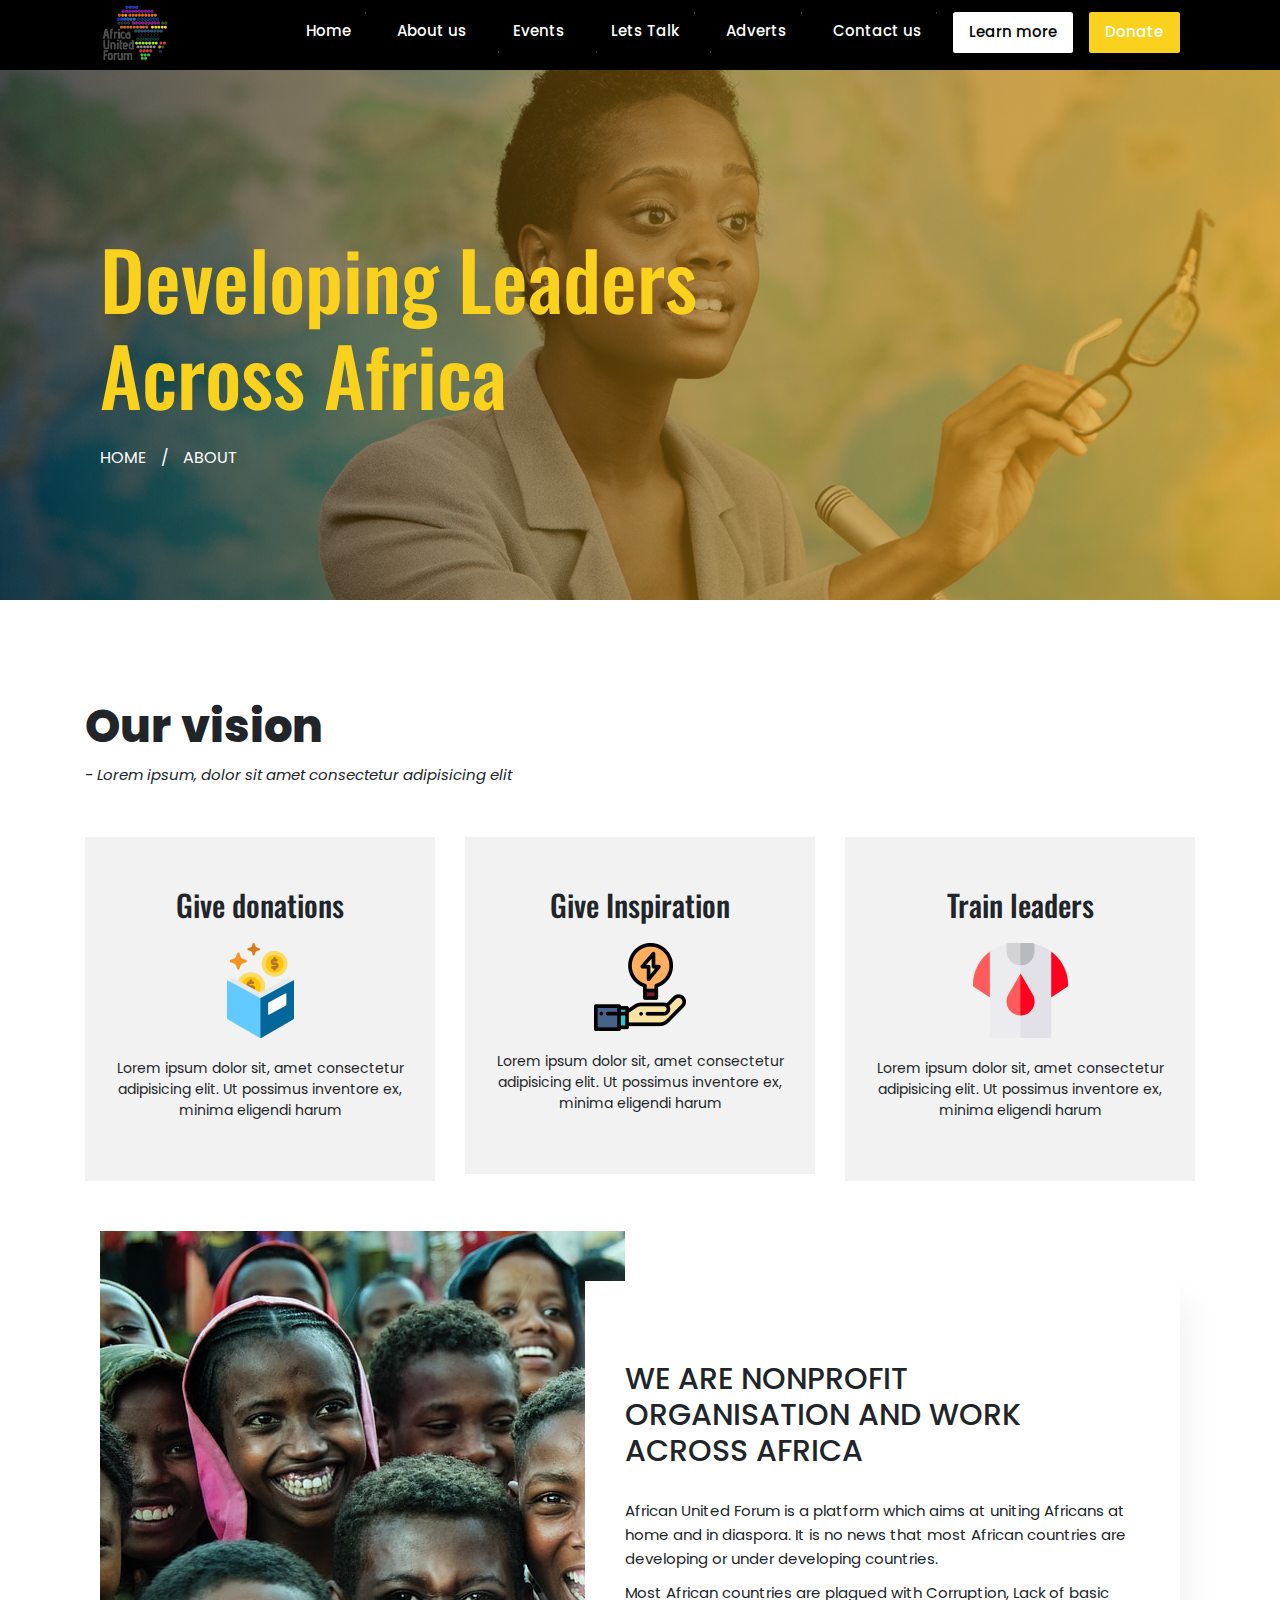
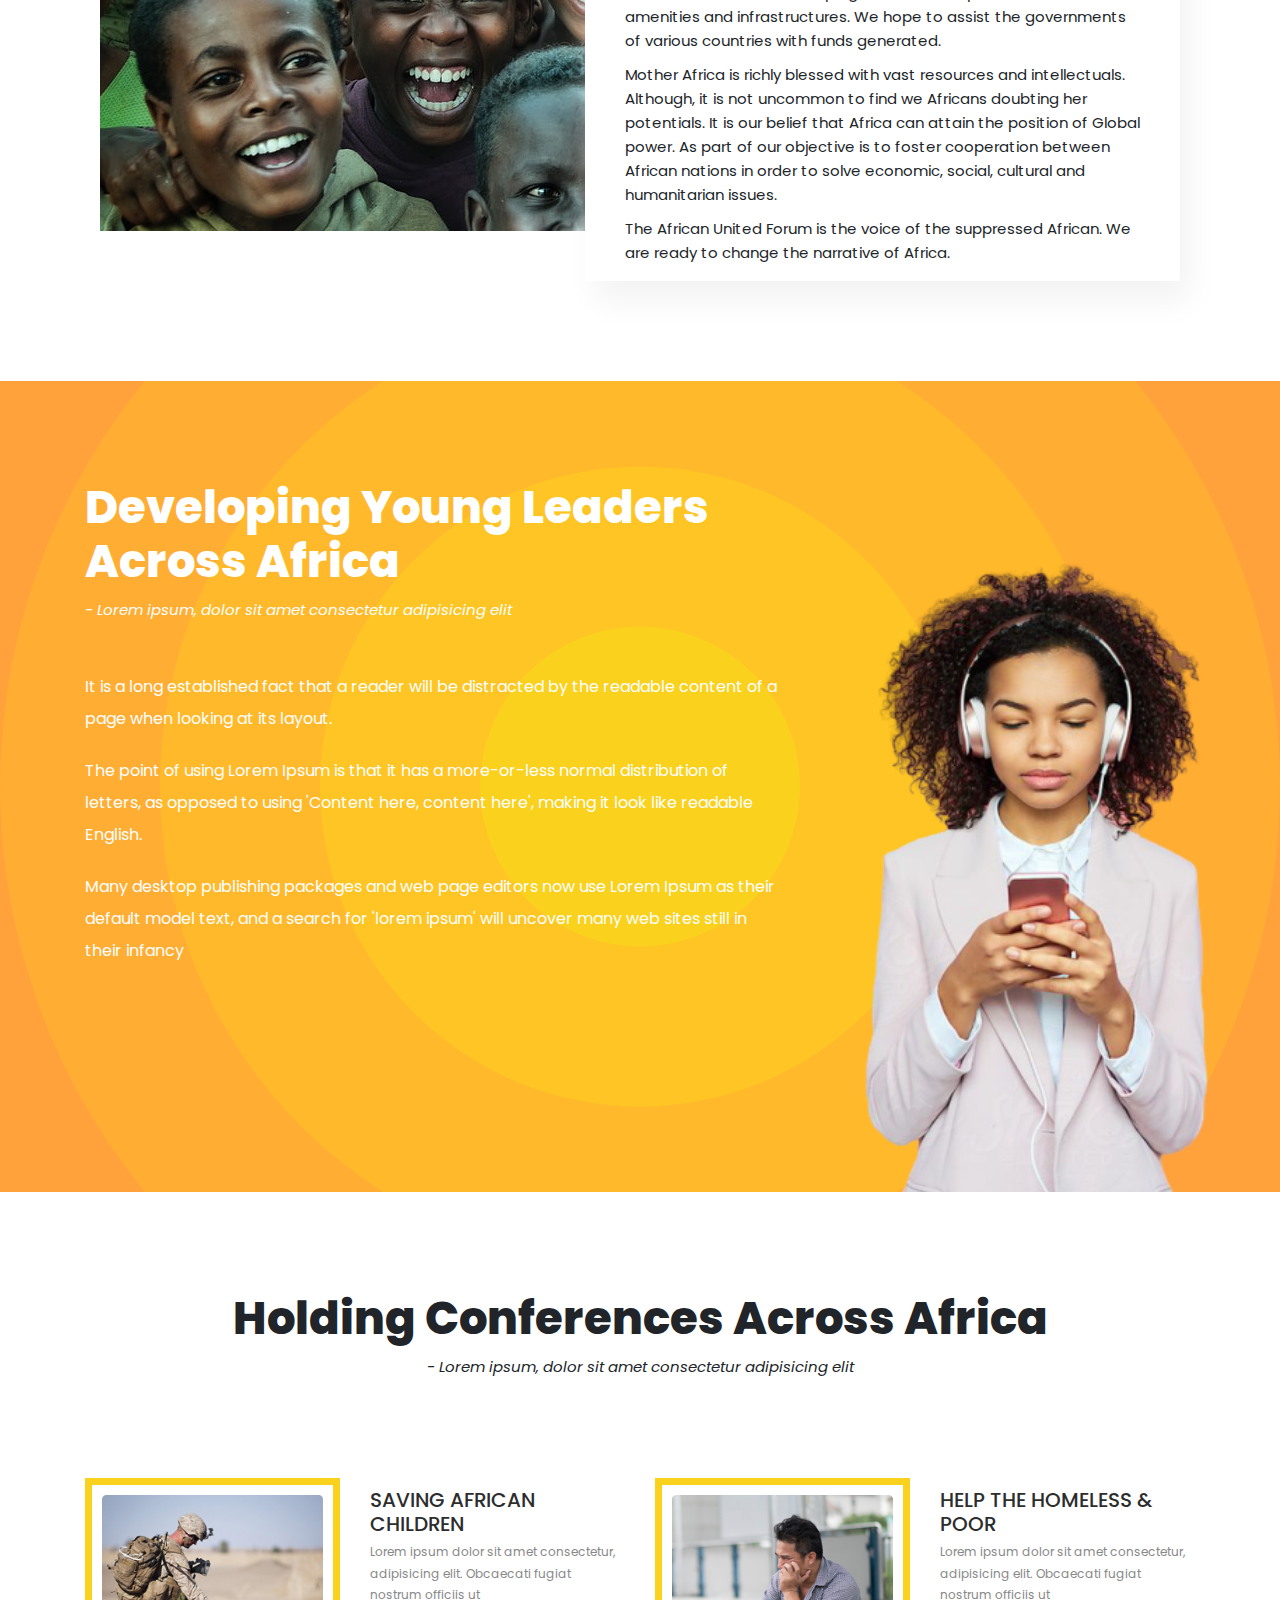
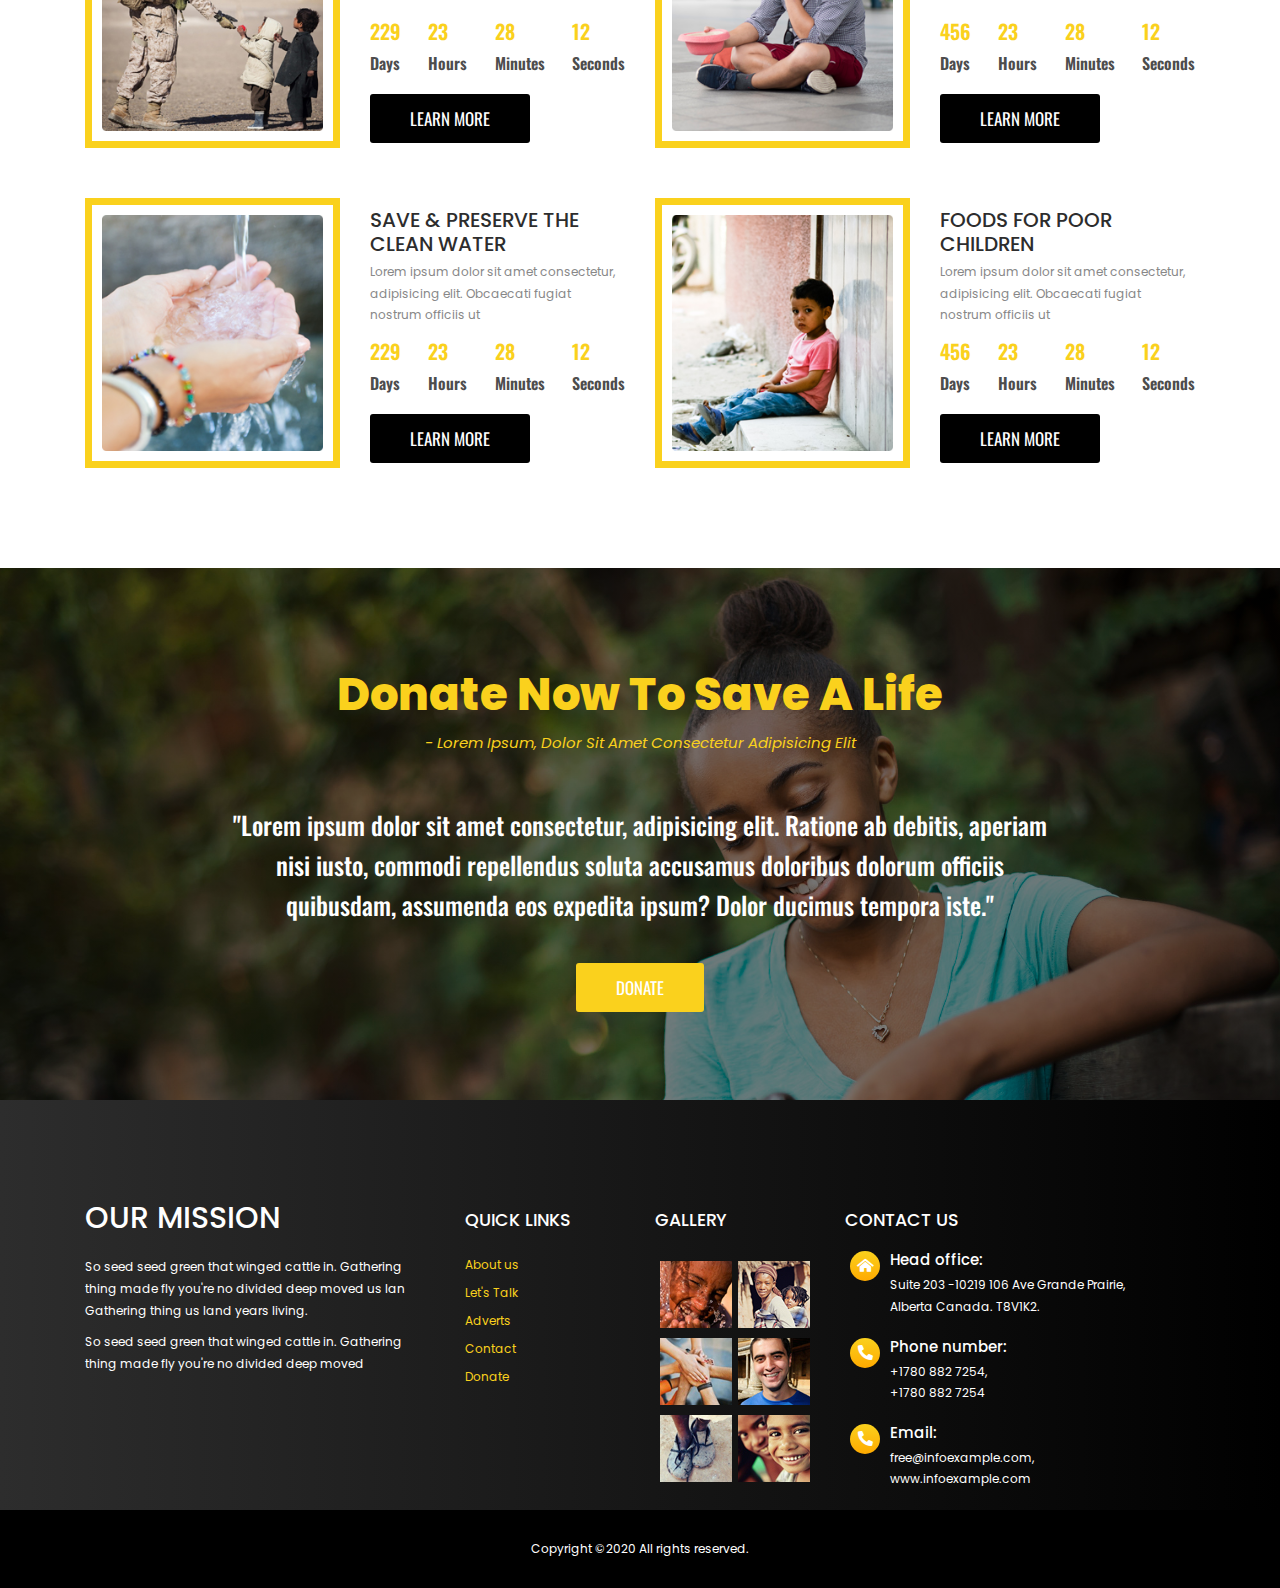
<file: about.html>
<!DOCTYPE html>
<html lang="en">

<head>
    <meta charset="UTF-8">
    <meta name="viewport" content="width=device-width, initial-scale=1.0">
    <title>AFRICA UNITED FORUM</title>
    <!-- Styling -->
    <link rel="stylesheet" href="assets/sass/main.css">
    <!-- Boostrap -->
    <link rel="stylesheet" href="assets/sass/vendors/bootstrap.css">
    <link href="https://fonts.googleapis.com/css2?family=Oswald:wght@300&display=swap" rel="stylesheet">
    <!-- Fonts -->
    <link rel="stylesheet" href="assets/fonts/css/all.css">
</head>

<body>

    <!-- Header -->
    <header class="header header-2">
        <div class="header-bg"></div>
        <div class="container">
            <nav class="header__nav header__nav-2" id="navbar">
                <div class="container">

                    <div class="row">
                        <div class="col-lg-2">
                            <div class="header__nav--logo">
                                <a href="index.html">
                                    <img src="assets/img/logo.png" alt="header-logo" />
                                </a>
                            </div>
                            <i class="fad fa-bars" id="toggle"></i>
                        </div>
                        <div class="col-lg-10">
                            <ul class="navigation">
                                <li><a href="index.html" class="navbar-links">Home</a></li>
                                <li><a href="about.html" class="navbar-links">About us</a></li>
                                <li><a href="event.html" class="navbar-links">Events</a></li>
                                <li><a href="blog.html" class="navbar-links">Lets Talk</a></li>
                                <li><a href="advert.html" class="navbar-links">Adverts</a></li>
                                <li><a href="contact.html" class="navbar-links">Contact us</a></li>
                                <li class="btn"><a href="register.html">Learn more</a></li>
                                <li class="btn btn-2"><a href="donate.html">Donate</a></li>
                            </ul>
                        </div>
                    </div>
                </div>
            </nav>

            <div class="container">
                <div class="header__banner">
                    <div class="row">
                        <div class="col-lg-8">
                            <div class="banner-content banner-content-2">
                                <h1 class="banner-caption">Developing Leaders Across Africa</h1>
                                <p class="banner-text banner-text-2">HOME <span>/</span> ABOUT</p>
                            </div>
                        </div>
                        <div class="col-lg-4"></div>
                    </div>
                </div>
            </div>
        </div>
    </header>

    <!-- Main -->
    <main class="start">


        <section class="section-blog section-padding">
            <div class="container">
                <h1 class="section-heading">Our vision</h1>
                <p class="section-caption"><span>-</span> Lorem ipsum, dolor sit amet consectetur adipisicing elit</p>
                <div class="row">
                    <div class="col-lg-4">
                        <div class="sec-blog-vision">
                            <h2>Give donations</h2>
                            <img src="assets/img/vision/c1.png" alt="vision-icon" />
                            <p class="sec-blog-vision--text">Lorem ipsum dolor sit, amet consectetur adipisicing elit.
                                Ut possimus inventore ex, minima eligendi harum </p>
                        </div>
                    </div>
                    <div class="col-lg-4">
                        <div class="sec-blog-vision sec-blog-vision-1">
                            <h2>Give Inspiration</h2>
                            <img src="assets/img/vision/c2.png" alt="vision-icon" />
                            <p class="sec-blog-vision--text">Lorem ipsum dolor sit, amet consectetur adipisicing elit.
                                Ut possimus inventore ex, minima eligendi harum </p>
                        </div>
                    </div>
                    <div class="col-lg-4">
                        <div class="sec-blog-vision sec-blog-vision-2">
                            <h2>Train leaders</h2>
                            <img src="assets/img/vision/c3.png" alt="vision-icon" />
                            <p class="sec-blog-vision--text">Lorem ipsum dolor sit, amet consectetur adipisicing elit.
                                Ut possimus inventore ex, minima eligendi harum </p>
                        </div>
                    </div>
                </div>

                <div class="container">
                    <div class="section-blog--details">
                        <div class="row">
                            <div class="col-lg-6">
                                <div class="sec-blog--bg"></div>
                            </div>
                            <div class="col-lg-6">
                                <div class="sec-blog--info">
                                    <h1>We are nonprofit organisation and work Across Africa</h1>

                                    <p>African United Forum is a platform which aims at uniting Africans at home and in
                                        diaspora. It is no news that most African countries are developing or under
                                        developing countries.</p>
                                    <p>Most African countries are plagued with Corruption, Lack of basic amenities and
                                        infrastructures. We hope to assist the governments of various countries with
                                        funds generated.
                                    </p>
                                    <p>Mother Africa is richly blessed with vast resources and intellectuals. Although,
                                        it is not uncommon to find we Africans doubting her potentials. It is our belief
                                        that Africa can attain the position of Global power. As part of our objective is
                                        to foster cooperation between African nations in order to solve economic,
                                        social, cultural and humanitarian issues.
                                    </p>

                                    <p>The African United Forum is the voice of the suppressed African. We are ready to
                                        change the narrative of Africa.
                                    </p>
                                </div>
                            </div>
                        </div>
                    </div>
                </div>
            </div>
        </section>

        <section class="section-info section-padding">
            <div class="container">
                <div class="row">
                    <div class="col-lg-8">
                        <h1 class="section-heading">Developing Young Leaders Across Africa</h1>
                        <p class="section-caption"><span>-</span> Lorem ipsum, dolor sit amet consectetur adipisicing
                            elit</p>

                        <p class="sec-info--text">It is a long established fact that a reader will be distracted by the
                            readable content of a page when looking at its layout.</p>
                        <p class="sec-info--text"> The point of using Lorem Ipsum is that it has a more-or-less normal
                            distribution of letters, as opposed to using 'Content here, content here', making it look
                            like readable English. </p>
                        <p class="sec-info--text">Many desktop publishing packages and web page editors now use Lorem
                            Ipsum as their default model text, and a search for 'lorem ipsum' will uncover many web
                            sites still in their infancy</p>
                    </div>
                    <div class="col-lg-4">
                        <img src="assets/img/BP.png" alt="Girl" class="sec-info--bg sec-info--bg-2" />
                    </div>
                </div>
            </div>
        </section>

        <div class="section-conference section-padding">
            <div class="container">
                <div class="sec-con">
                    <h1 class="section-heading">Holding Conferences Across Africa</h1>
                    <p class="section-caption"><span>-</span> Lorem ipsum, dolor sit amet consectetur adipisicing elit
                    </p>

                    <div class="sec-con--content">
                        <div class="row">
                            <div class="col-lg-6">
                                <div class="row">
                                    <div class="col-md-6">
                                        <img src="assets/img/events/e1.jpg" alt="eve-bg" class="sec-con--bg" />
                                    </div>
                                    <div class="col-md-6">
                                        <h2>Saving African Children</h2>
                                        <p>Lorem ipsum dolor sit amet consectetur, adipisicing elit. Obcaecati fugiat
                                            nostrum officiis ut </p>
                                        <div class="sec-eve-timer">
                                            <ul>
                                                <li>229 <br> <span>Days</span></li>
                                                <li>23 <br> <span>Hours</span></li>
                                                <li>28 <br> <span>Minutes</span></li>
                                                <li>12 <br> <span>Seconds</span></li>
                                            </ul>
                                            <a href="#" class="btn-yel">Learn more</a>
                                        </div>
                                    </div>
                                </div>
                            </div>
                            <div class="col-lg-6">
                                <div class="row">
                                    <div class="col-md-6">
                                        <img src="assets/img/events/e2.jpg" alt="eve-bg" class="sec-con--bg" />
                                    </div>
                                    <div class="col-md-6">
                                        <h2>Help the Homeless & Poor</h2>
                                        <p>Lorem ipsum dolor sit amet consectetur, adipisicing elit. Obcaecati fugiat
                                            nostrum officiis ut </p>
                                        <div class="sec-eve-timer">
                                            <ul>
                                                <li>456 <br> <span>Days</span></li>
                                                <li>23 <br> <span>Hours</span></li>
                                                <li>28 <br> <span>Minutes</span></li>
                                                <li>12 <br> <span>Seconds</span></li>
                                            </ul>
                                            <a href="#" class="btn-yel">Learn more</a>
                                        </div>
                                    </div>
                                </div>
                            </div>
                            <div class="col-lg-6">
                                <div class="row">
                                    <div class="col-md-6">
                                        <img src="assets/img/events/e3.jpg" alt="eve-bg" class="sec-con--bg" />
                                    </div>
                                    <div class="col-md-6">
                                        <h2>Save & preserve the clean water</h2>
                                        <p>Lorem ipsum dolor sit amet consectetur, adipisicing elit. Obcaecati fugiat
                                            nostrum officiis ut </p>
                                        <div class="sec-eve-timer">
                                            <ul>
                                                <li>229 <br> <span>Days</span></li>
                                                <li>23 <br> <span>Hours</span></li>
                                                <li>28 <br> <span>Minutes</span></li>
                                                <li>12 <br> <span>Seconds</span></li>
                                            </ul>
                                            <a href="#" class="btn-yel">Learn more</a>
                                        </div>
                                    </div>
                                </div>
                            </div>
                            <div class="col-lg-6">
                                <div class="row">
                                    <div class="col-md-6">
                                        <img src="assets/img/events/e4.jpg" alt="eve-bg" class="sec-con--bg" />
                                    </div>
                                    <div class="col-md-6">
                                        <h2>Foods for poor children</h2>
                                        <p>Lorem ipsum dolor sit amet consectetur, adipisicing elit. Obcaecati fugiat
                                            nostrum officiis ut </p>
                                        <div class="sec-eve-timer">
                                            <ul>
                                                <li>456 <br> <span>Days</span></li>
                                                <li>23 <br> <span>Hours</span></li>
                                                <li>28 <br> <span>Minutes</span></li>
                                                <li>12 <br> <span>Seconds</span></li>
                                            </ul>
                                            <a href="#" class="btn-yel">Learn more</a>
                                        </div>
                                    </div>
                                </div>
                            </div>
                        </div>
                    </div>
                </div>
            </div>
        </div>


        <section class="section-donate section-padding">
            <div class="container">
                <div class="content">
                    <h1 class="section-heading">Donate now to save a life</h1>
                    <p class="section-caption"><span>-</span> Lorem ipsum, dolor sit amet consectetur adipisicing elit
                    </p>


                    <h3>"Lorem ipsum dolor sit amet consectetur, adipisicing elit. Ratione ab debitis, aperiam nisi
                        iusto, commodi repellendus soluta accusamus doloribus dolorum officiis quibusdam, assumenda eos
                        expedita ipsum? Dolor ducimus tempora iste."</h3>
                    <a href="#" class="btn-yel">Donate</a>
                </div>
            </div>
        </section>
    </main>


    <!-- Footer -->
    <footer class="footer">
        <div class="container">
            <div class="row">
                <div class="col-lg-4">
                    <h1>Our mission</h1>
                    <p class="footer-caption">So seed seed green that winged cattle in. Gathering thing made fly you're
                        no divided deep moved us lan Gathering thing us land years living.</p>
                    <p class="footer-caption">So seed seed green that winged cattle in. Gathering thing made fly you're
                        no divided deep moved</p>
                </div>
                <div class="col-lg-2">
                    <h3>Quick Links</h3>
                    <ul>
                        <li><a href="#">About us</a></li>
                        <li><a href="#">Let's Talk</a></li>
                        <li><a href="#">Adverts</a></li>
                        <li><a href="#">Contact</a></li>
                        <li><a href="#">Donate</a></li>
                    </ul>
                </div>
                <div class="col-lg-2">
                    <h3 class="mt">Gallery</h3>
                    <div class="footer-box">
                        <img src="assets/img/footer-bg/g1.jpg" alt="gallery-bg" />
                        <img src="assets/img/footer-bg/g2.jpg" alt="gallery-bg" />
                    </div>
                    <div class="footer-box">
                        <img src="assets/img/footer-bg/g3.jpg" alt="gallery-bg" />
                        <img src="assets/img/footer-bg/g4.jpg" alt="gallery-bg" />
                    </div>
                    <div class="footer-box">
                        <img src="assets/img/footer-bg/g5.jpg" alt="gallery-bg" />
                        <img src="assets/img/footer-bg/g6.jpg" alt="gallery-bg" />
                    </div>
                </div>
                <div class="col-lg-4">
                    <h3>Contact us</h3>
                    <div class="footer-box footer-box-2">
                        <i class="fa fa-home-alt"></i>
                        <div>
                            <h4>Head office:</h4>
                            <p class="footer-caption">Suite 203 -10219 106 Ave Grande Prairie, <br> Alberta Canada.
                                T8V1K2.</p>
                        </div>
                    </div>
                    <div class="footer-box footer-box-2">
                        <i class="fa fa-phone-alt"></i>
                        <div>
                            <h4>Phone number:</h4>
                            <p class="footer-caption">+1780 882 7254, <br> +1780 882 7254</p>
                        </div>
                    </div>
                    <div class="footer-box footer-box-2">
                        <i class="fa fa-phone-alt"></i>
                        <div>
                            <h4>Email:</h4>
                            <p class="footer-caption">free@infoexample.com, <br> www.infoexample.com</p>
                        </div>
                    </div>
                </div>
            </div>
        </div>

        <div class="footer-copyright">
            <p>Copyright ©2020 All rights reserved.</p>
        </div>
    </footer>


    <!-- external script -->
    <script src="assets/js/script.js"></script>
</body>

</html>
</file>
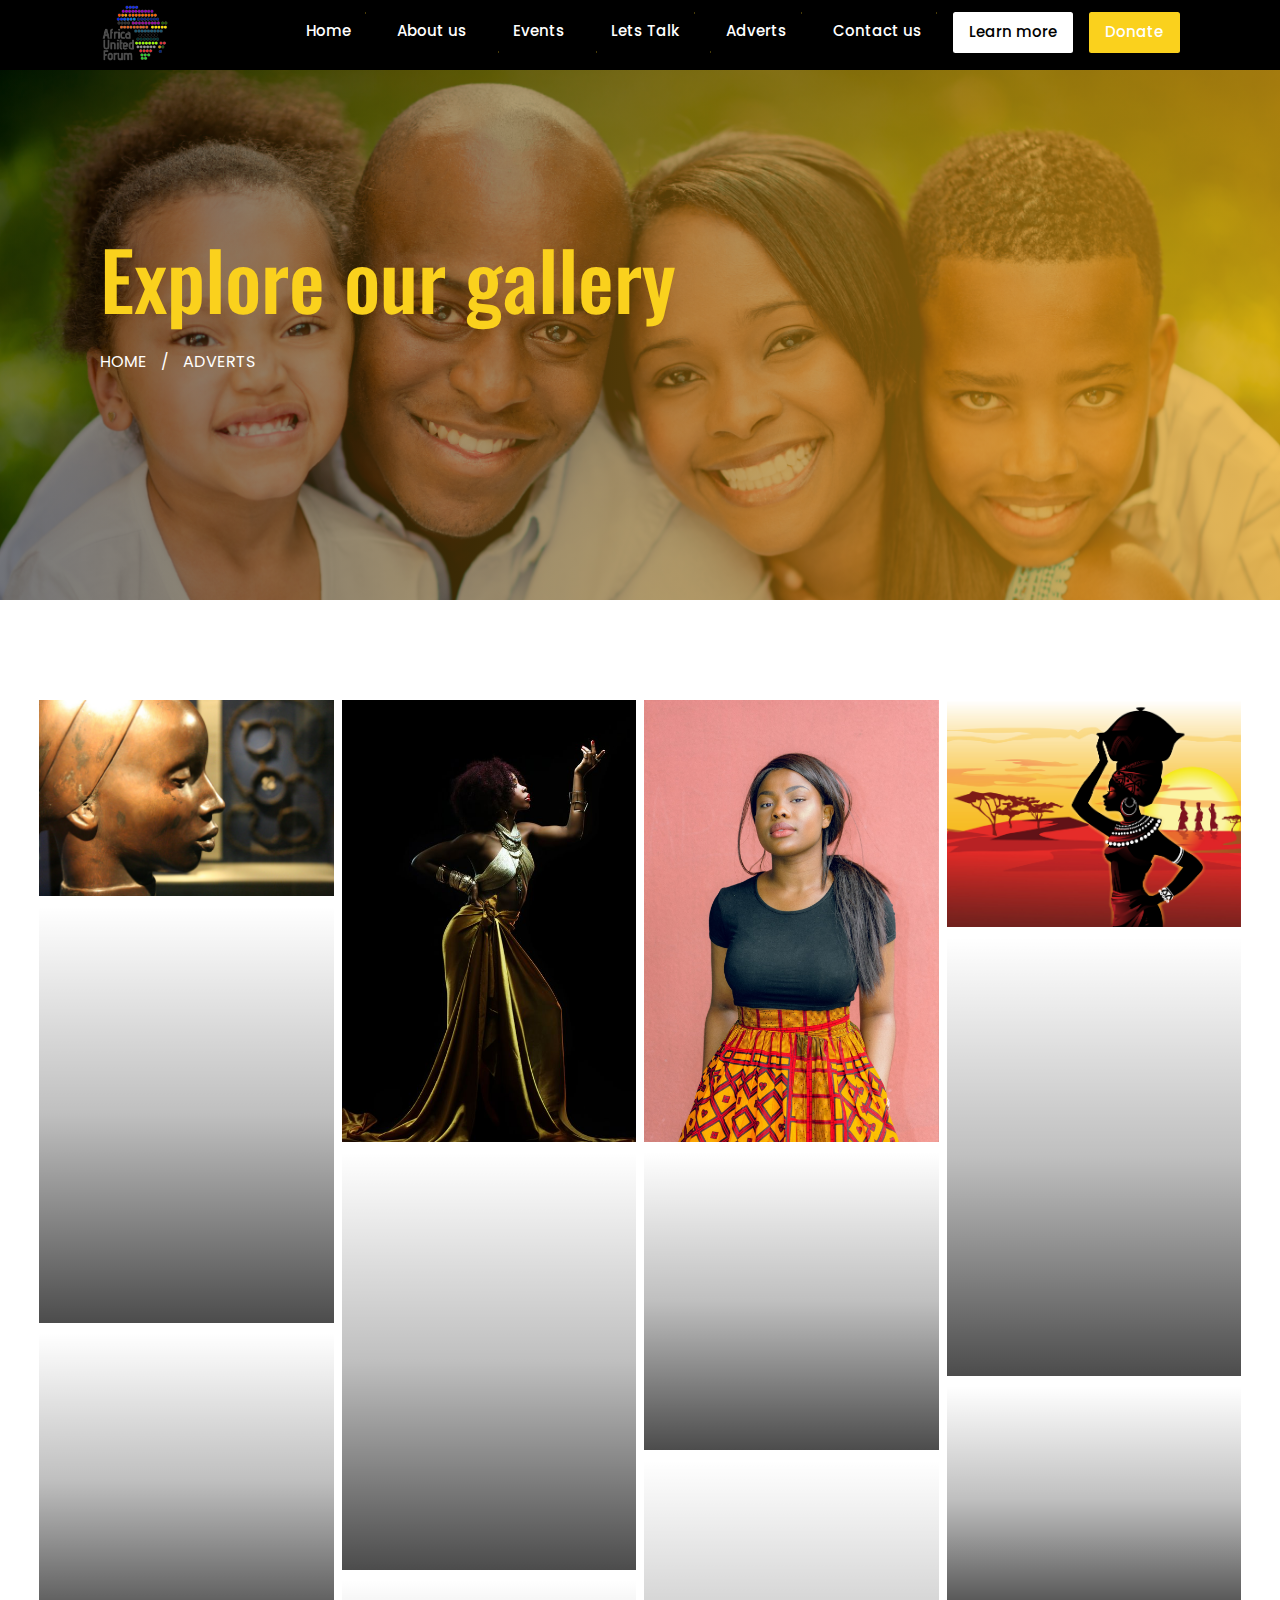
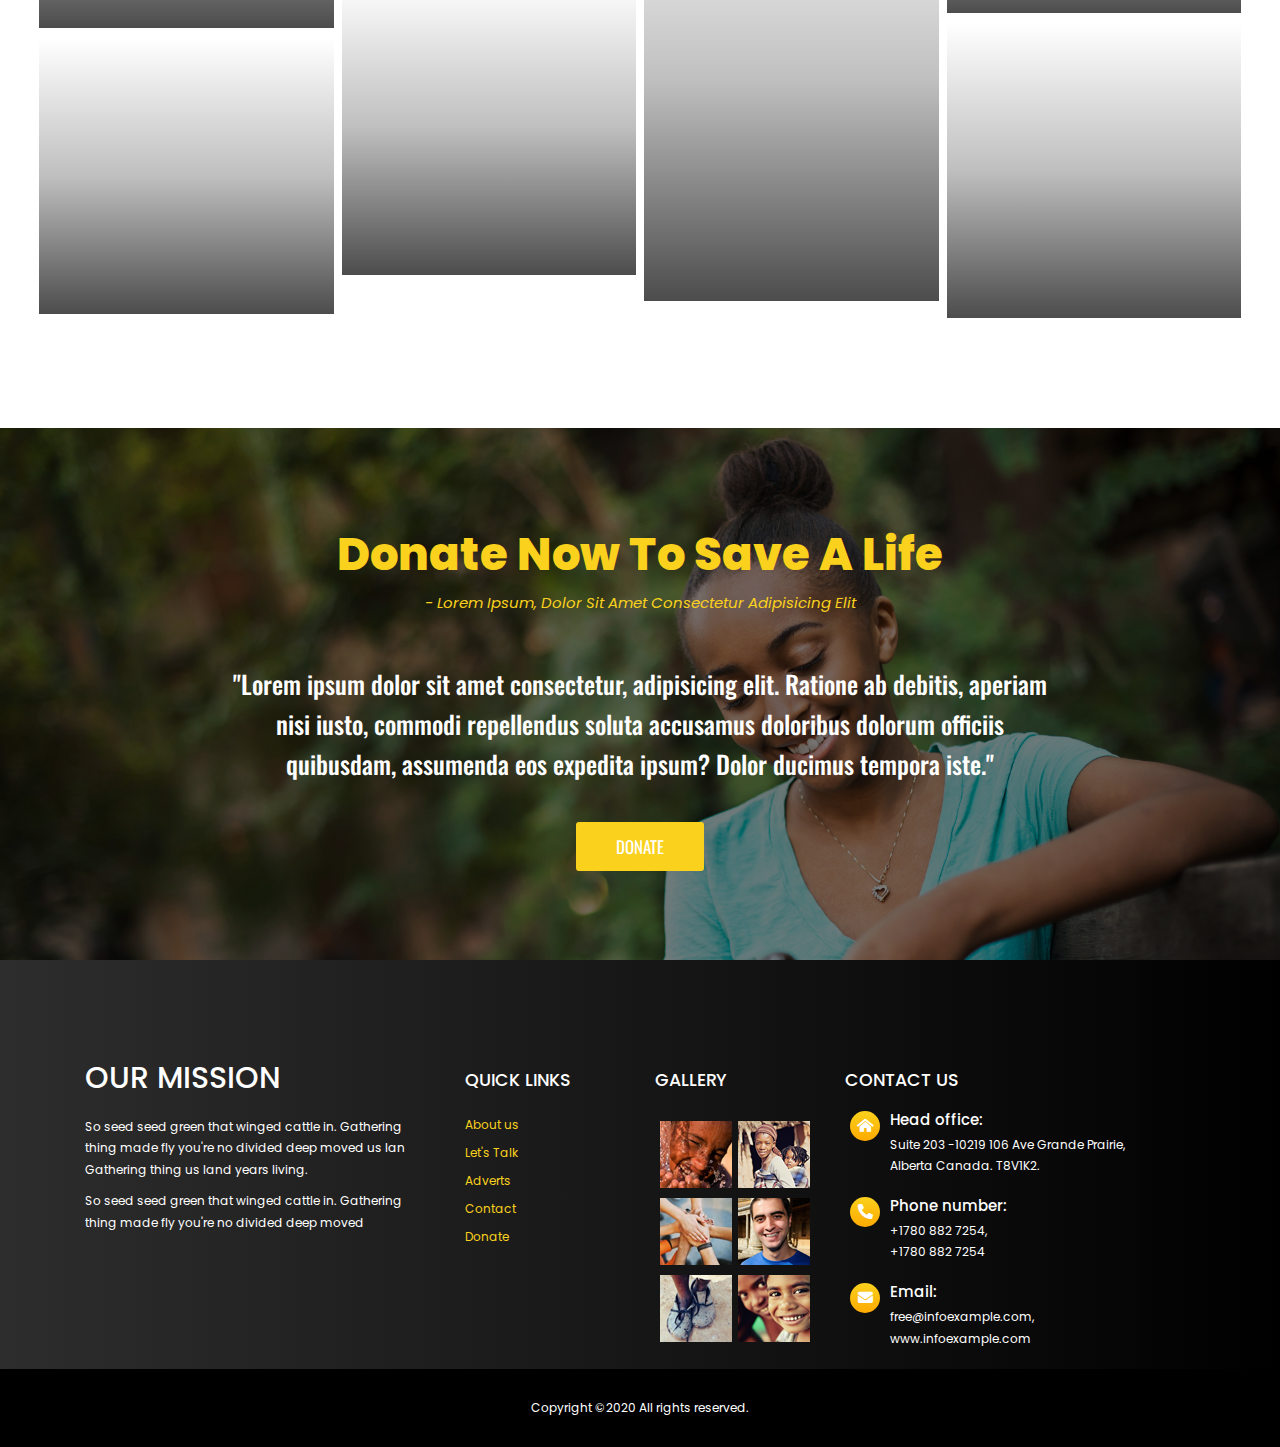
<file: advert.html>
<!DOCTYPE html>
<html lang="en">

<head>
    <meta charset="UTF-8">
    <meta name="viewport" content="width=device-width, initial-scale=1.0">
    <title>AFRICA UNITED YOUTHS FORUM</title>
    <!-- Styling -->
    <link rel="stylesheet" href="assets/sass/main.css">
    <!-- Boostrap -->
    <link rel="stylesheet" href="assets/sass/vendors/bootstrap.css">
    <link href="https://fonts.googleapis.com/css2?family=Oswald:wght@300&display=swap" rel="stylesheet">
    <!-- Fonts -->
    <link rel="stylesheet" href="assets/fonts/css/all.css">
    <!-- AOS -->
    <link rel="stylesheet" href="assets/css/aos.css">
</head>

<body>

    <!-- Header -->
    <header class="header header-2 header-6">
        <div class="header-bg"></div>
        <div class="container">
            <nav class="header__nav header__nav-2" id="navbar">
                <div class="container">

                    <div class="row">
                        <div class="col-lg-2">
                            <div class="header__nav--logo">
                                <a href="index.html">
                                    <img src="assets/img/logo.png" alt="header-logo" />
                                </a>
                            </div>
                            <i class="fad fa-bars" id="toggle"></i>
                        </div>
                        <div class="col-lg-10">
                            <ul class="navigation">
                                <li><a href="index.html" class="navbar-links">Home</a></li>
                                <li><a href="about.html" class="navbar-links">About us</a></li>
                                <li><a href="event.html" class="navbar-links">Events</a></li>
                                <li><a href="blog.html" class="navbar-links">Lets Talk</a></li>
                                <li><a href="advert.html" class="navbar-links">Adverts</a></li>
                                <li><a href="contact.html" class="navbar-links">Contact us</a></li>
                                <li class="btn"><a href="register.html">Learn more</a></li>
                                <li class="btn btn-2"><a href="donate.html">Donate</a></li>
                            </ul>
                        </div>
                    </div>
                </div>
            </nav>
            <div class="container">
                <div class="header__banner">
                    <div class="row">
                        <div class="col-lg-8">
                            <div class="banner-content banner-content-2">
                                <h1 class="banner-caption">Explore our gallery</h1>
                                <p class="banner-text banner-text-2">HOME <span>/</span> ADVERTS</p>
                            </div>
                        </div>
                        <div class="col-lg-4"></div>
                    </div>
                </div>
            </div>
        </div>
    </header>

    <!-- Main -->
    <main class="start">

        <section class="section-gallery section-padding">

            <div class="row-container">
                <div class="row">


                    <div class="column">
                        <figure>
                            <div class="details">
                                <!-- <h1 class="heading">50Year old sculptures from Angola</h1> -->
                                <p></p>
                            </div>
                            <img src="assets/img/advert/ads-0.jpg" alt="ads" data-aos-delay="50" data-aos="fade-in" />
                        </figure>
                        <figure>
                            <img src="assets/img/advert/ads-1.jpg" alt="ads" data-aos-delay="50"  data-aos="zoom-in" />
                        </figure>
                        <figure>
                            <img src="assets/img/advert/ads-8.jpg" alt="ads" data-aos-delay="50" data-aos="zoom-img" />
                        </figure>
                        <figure>
                            <img src="assets/img/advert/ads-10.jpg" alt="ads" data-aos-delay="50" data-aos="zoom-in" />
                        </figure>
                    </div>
                    <div class="column">
                        <figure> <img src="assets/img/advert/ads-3.jpg" alt="ads" data-aos-delay="150"  data-aos-delay="150" data-aos="zoom-in" /></figure>
                        <figure>
                            <img src="assets/img/advert/bg6.jpg" alt="ads"  data-aos-delay="150" data-aos="zoom-in" />
                        </figure>
                        <figure>
                            <img src="assets/img/advert/ads-5.jpg" alt="ads"  data-aos-delay="150" data-aos="zoom-in" class="img-2" />
                        </figure>
                    </div>
                    <div class="column">
                        <figure  data-aos="zoom-in-in">
                            <img src="assets/img/advert/ads-4.jpg" alt="ads" data-aos-delay="250" data-aos="zoom-in" />
                        </figure>
                        <figure>
                            <img src="assets/img/advert/ads-7.jpg" alt="ads"  data-aos-delay="250"  data-aos="zoom-in" />
                        </figure>
                        <figure>
                            <img src="assets/img/advert/ads-2.jpeg" alt="ads"  data-aos-delay="250"  data-aos="zoom-in" class="img-3" />
                        </figure>
                    </div>
                    <div class="column">
                        <figure>
                            <img src="assets/img/advert/ads-6.jpg" alt="ads"  data-aos-delay="350" data-aos="zoom-in" />
                        </figure>
                        <figure>
                            <img src="assets/img/advert/ads-9.jpg" alt="ads"  data-aos-delay="350" data-aos="zoom-in" />
                        </figure>
                        <figure>
                            <img src="assets/img/advert/ads-6.jpg" alt="ads" data-aos-delay="350" data-aos="zoom-in" />
                        </figure>
                        <figure>
                            <img src="assets/img/advert/ads-8.jpg" alt="ads" data-aos-delay="350" data-aos="zoom-in"/>
                        </figure>
                    </div>
                </div>
            </div>

        </section>

        <section class="section-donate section-padding">
            <div class="container">
                <div class="content">
                    <h1 class="section-heading">Donate now to save a life</h1>
                    <p class="section-caption"><span>-</span> Lorem ipsum, dolor sit amet consectetur adipisicing elit
                    </p>


                    <h3>"Lorem ipsum dolor sit amet consectetur, adipisicing elit. Ratione ab debitis, aperiam nisi
                        iusto, commodi repellendus soluta accusamus doloribus dolorum officiis quibusdam, assumenda eos
                        expedita ipsum? Dolor ducimus tempora iste."</h3>
                    <a href="#" class="btn-yel">Donate</a>
                </div>
            </div>
        </section>
    </main>


    <!-- Footer -->
    <footer class="footer">
        <div class="container">
            <div class="row">
                <div class="col-lg-4">
                    <h1>Our mission</h1>
                    <p class="footer-caption">So seed seed green that winged cattle in. Gathering thing made fly you're
                        no divided deep moved us lan Gathering thing us land years living.</p>
                    <p class="footer-caption">So seed seed green that winged cattle in. Gathering thing made fly you're
                        no divided deep moved</p>
                </div>
                <div class="col-lg-2">
                    <h3>Quick Links</h3>
                    <ul>
                        <li><a href="#">About us</a></li>
                        <li><a href="#">Let's Talk</a></li>
                        <li><a href="#">Adverts</a></li>
                        <li><a href="#">Contact</a></li>
                        <li><a href="#">Donate</a></li>
                    </ul>
                </div>
                <div class="col-lg-2">
                    <h3 class="mt">Gallery</h3>
                    <div class="footer-box">
                        <img src="assets/img/footer-bg/g1.jpg" alt="gallery-bg" />
                        <img src="assets/img/footer-bg/g2.jpg" alt="gallery-bg" />
                    </div>
                    <div class="footer-box">
                        <img src="assets/img/footer-bg/g3.jpg" alt="gallery-bg" />
                        <img src="assets/img/footer-bg/g4.jpg" alt="gallery-bg" />
                    </div>
                    <div class="footer-box">
                        <img src="assets/img/footer-bg/g5.jpg" alt="gallery-bg" />
                        <img src="assets/img/footer-bg/g6.jpg" alt="gallery-bg" />
                    </div>
                </div>
                <div class="col-lg-4">
                    <h3>Contact us</h3>
                    <div class="footer-box footer-box-2">
                        <i class="fa fa-home-alt"></i>
                        <div>
                            <h4>Head office:</h4>
                            <p class="footer-caption">Suite 203 -10219 106 Ave Grande Prairie, <br> Alberta Canada.
                                T8V1K2.</p>
                        </div>
                    </div>
                    <div class="footer-box footer-box-2">
                        <i class="fa fa-phone-alt"></i>
                        <div>
                            <h4>Phone number:</h4>
                            <p class="footer-caption">+1780 882 7254, <br> +1780 882 7254</p>
                        </div>
                    </div>
                    <div class="footer-box footer-box-2">
                        <i class="fa fa-envelope"></i>
                        <div>
                            <h4>Email:</h4>
                            <p class="footer-caption">free@infoexample.com, <br> www.infoexample.com</p>
                        </div>
                    </div>
                </div>
            </div>
        </div>

        <div class="footer-copyright">
            <p>Copyright ©2020 All rights reserved.</p>
        </div>
    </footer>


    <!-- external script -->
    <script src="assets/js/script.js"></script>
    <script src="assets/js/aos-master/aos.js"></script>
    <script src="assets/js/aos-master/init.js"></script>
</body>

</html>
</file>
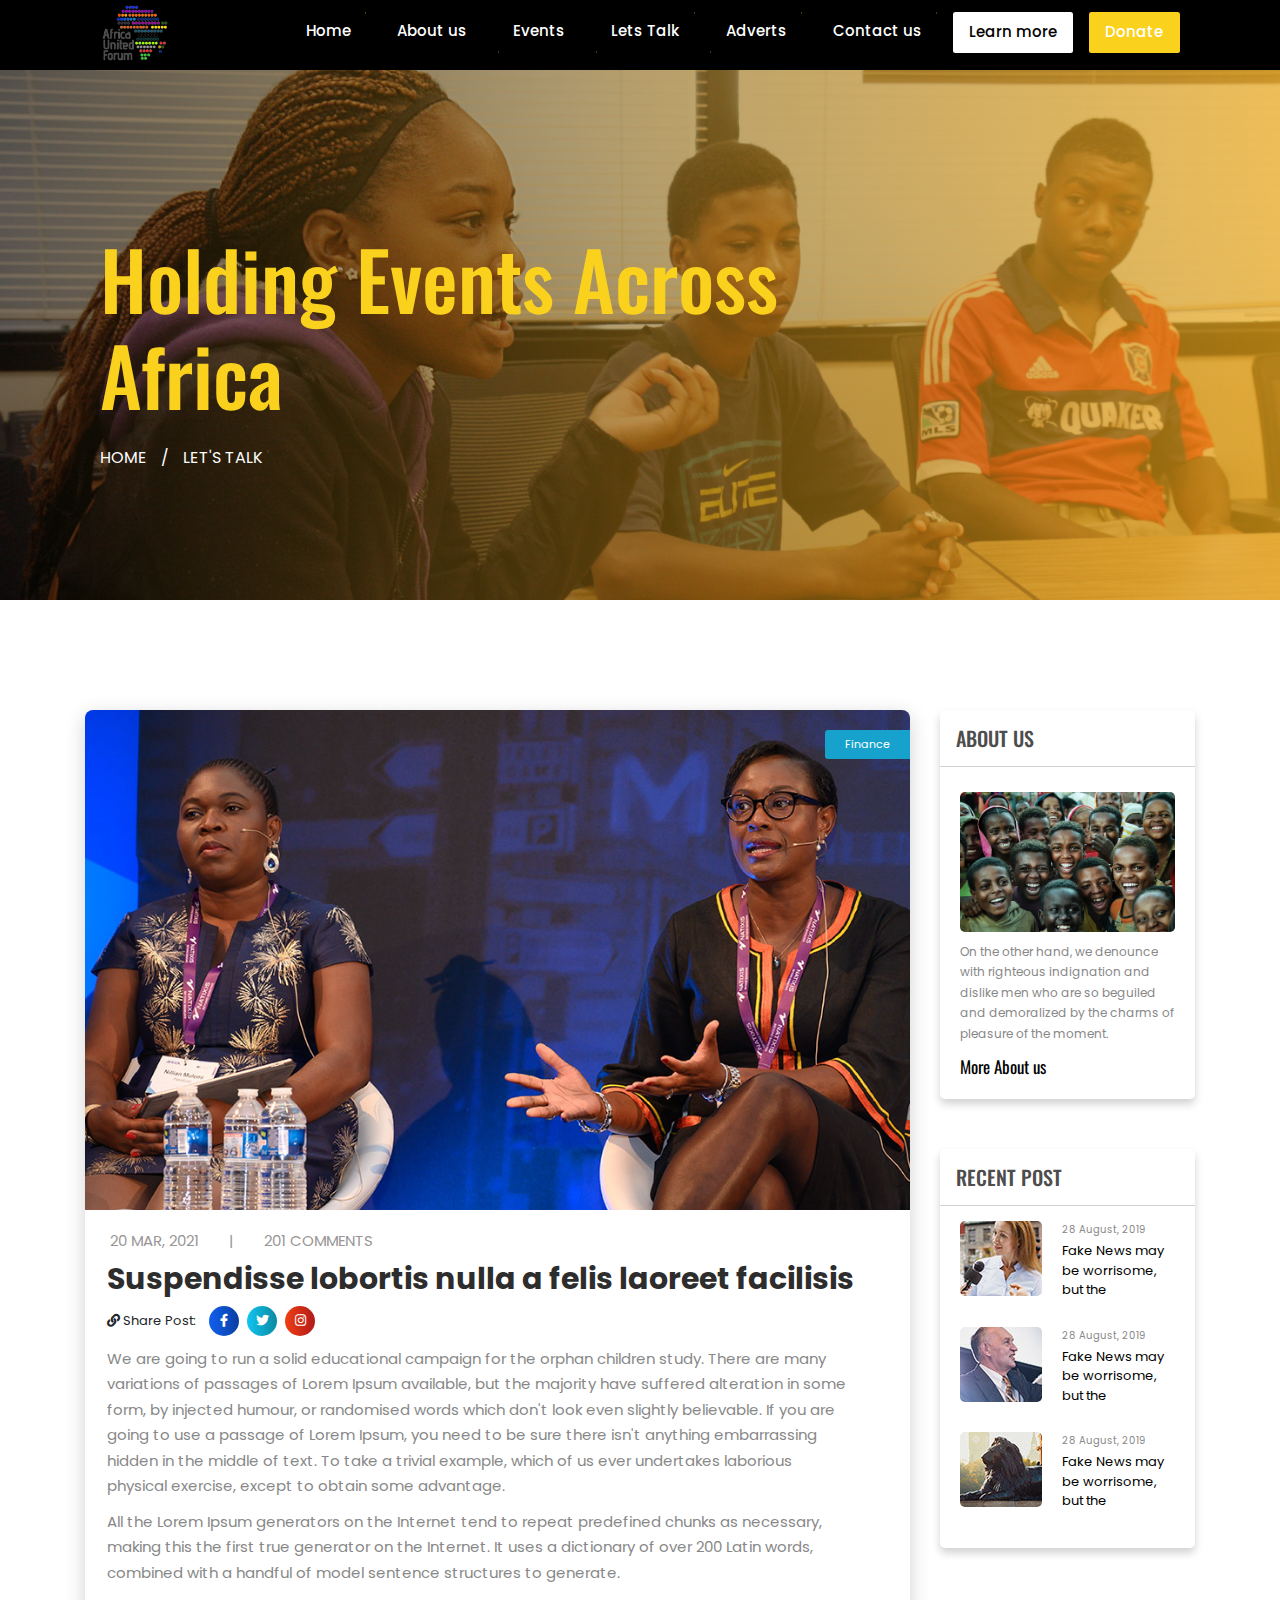
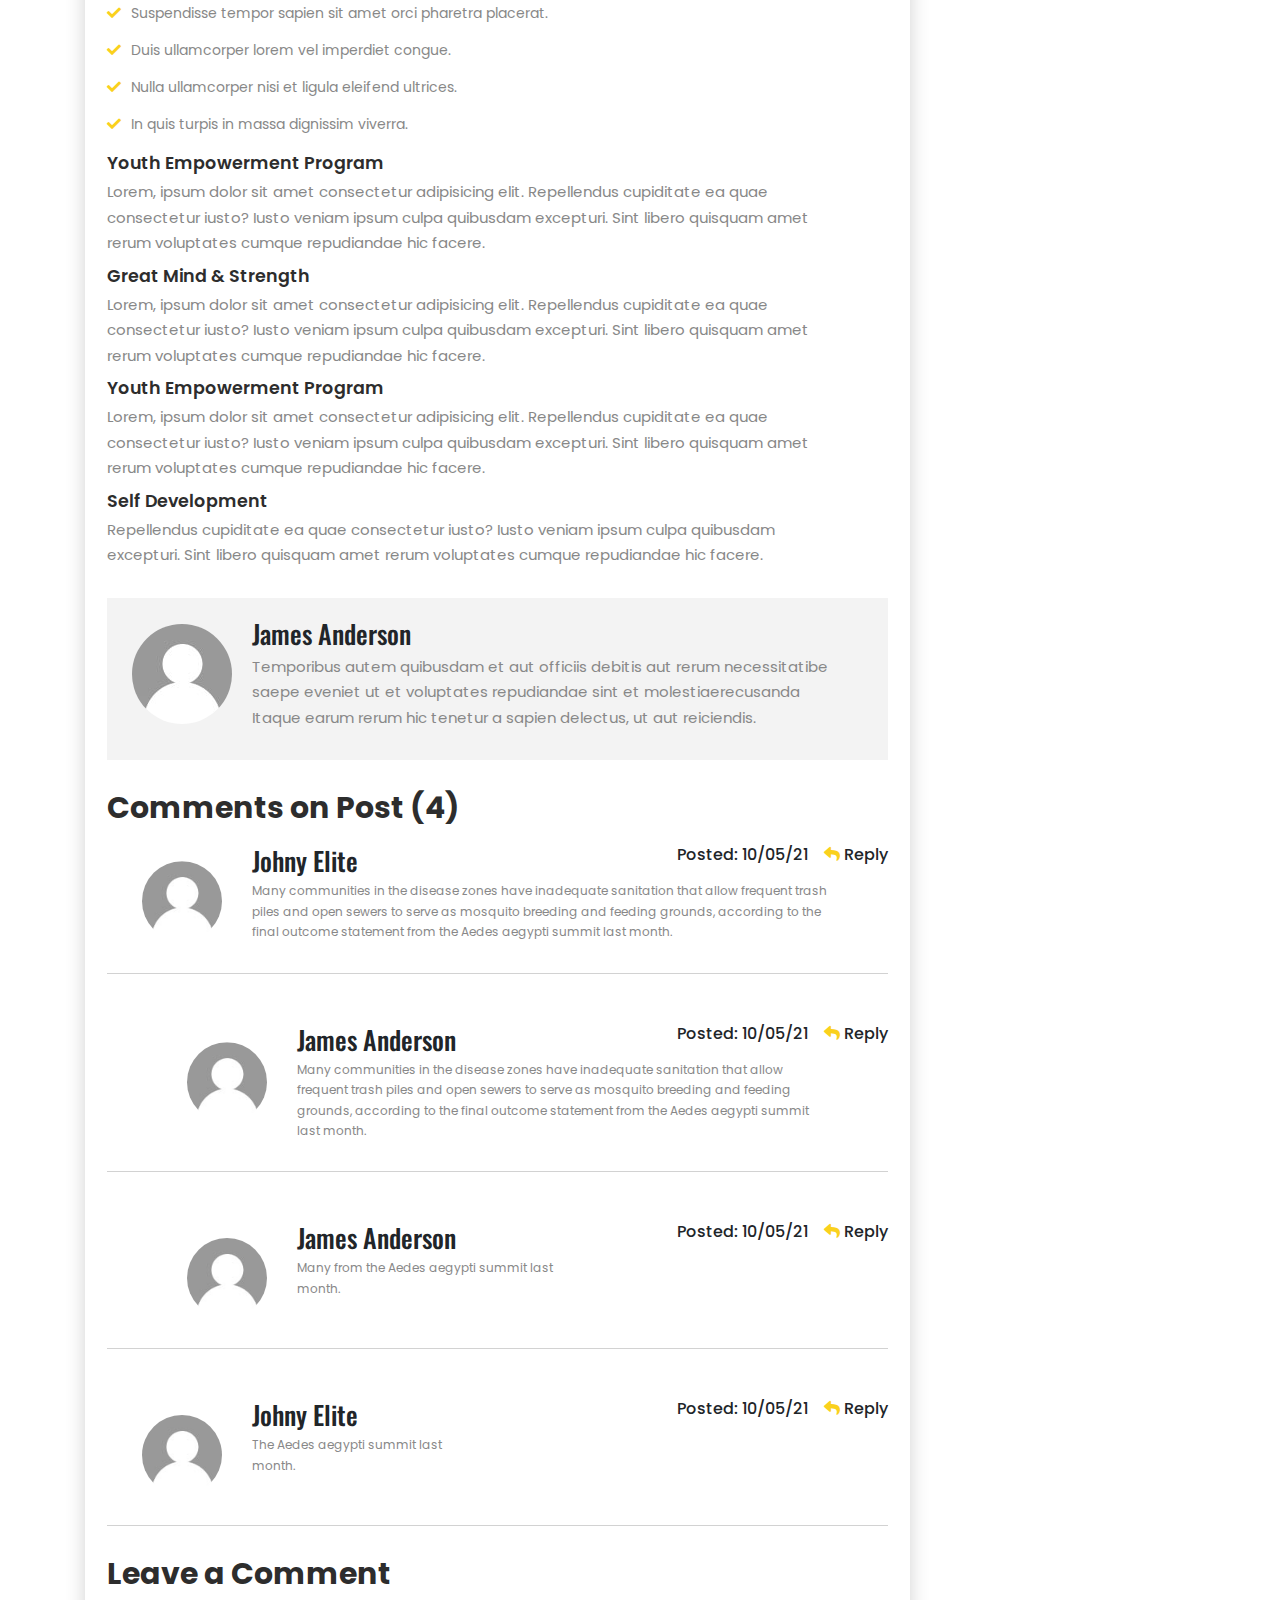
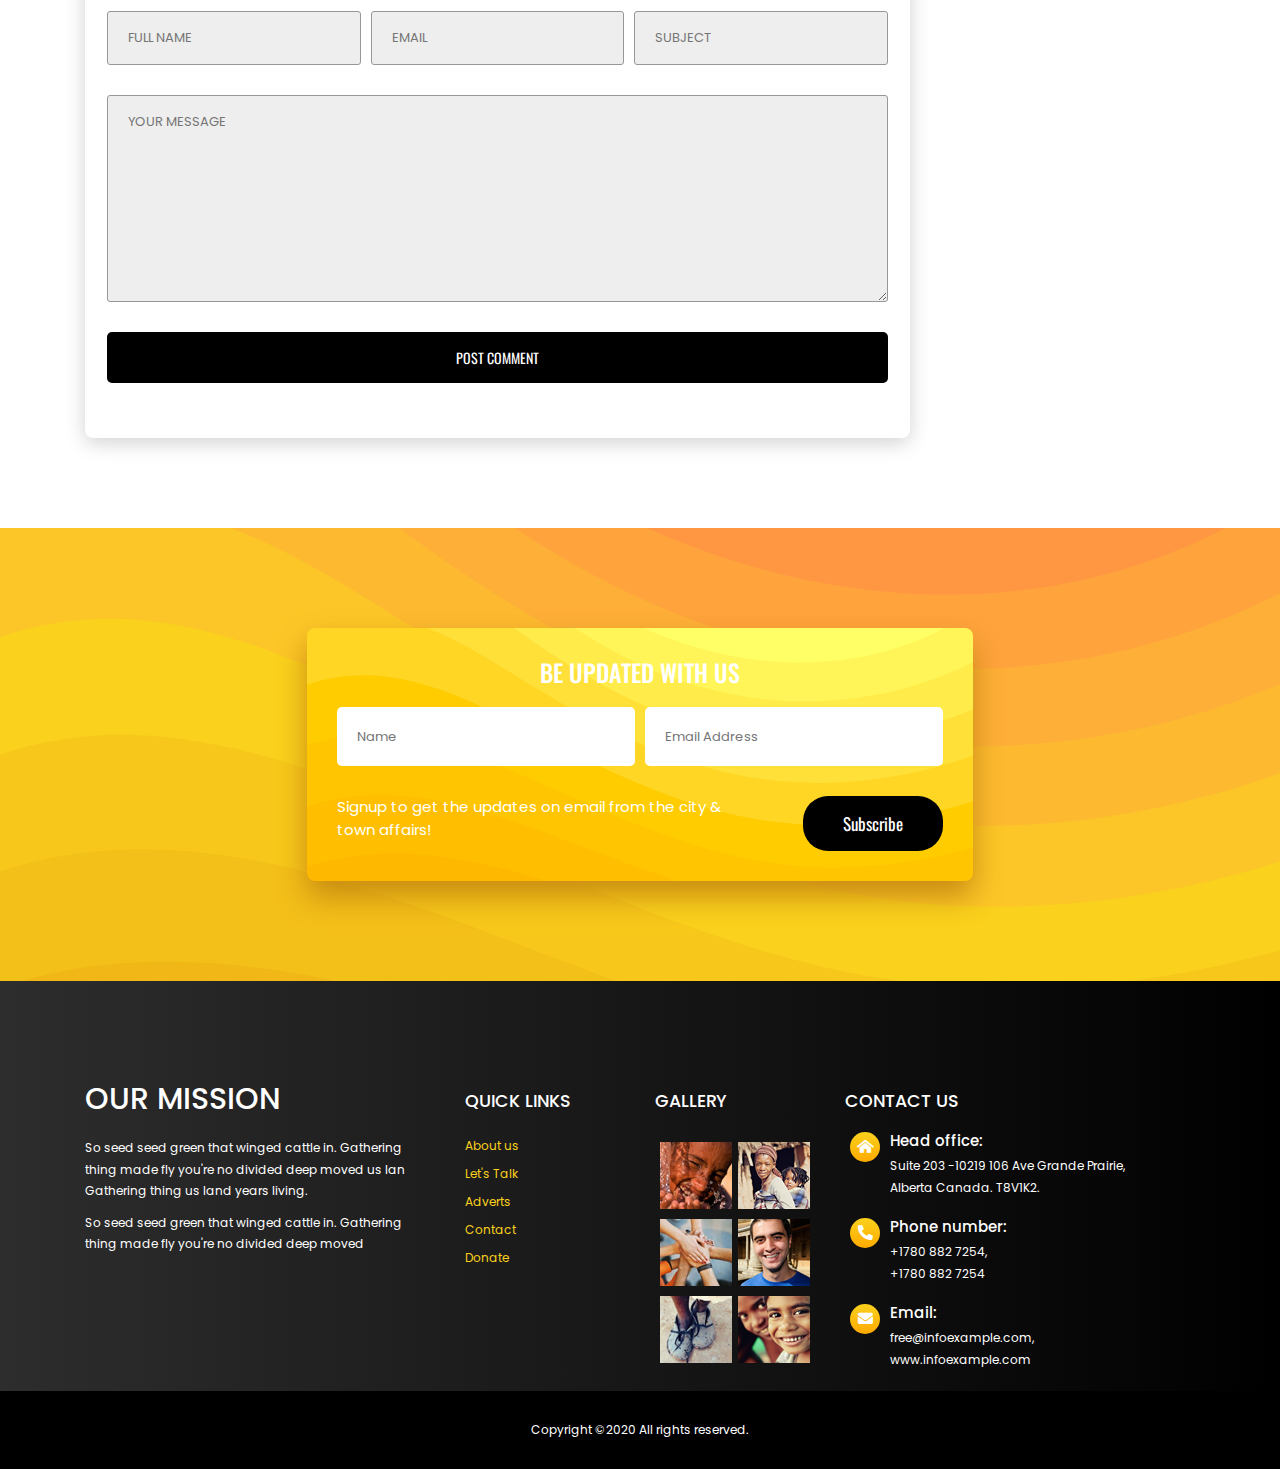
<file: blog-page.html>
<!DOCTYPE html>
<html lang="en">

<head>
    <meta charset="UTF-8">
    <meta name="viewport" content="width=device-width, initial-scale=1.0">
    <title>AFRICA UNITED YOUTHS FORUM</title>
    <!-- Styling -->
    <link rel="stylesheet" href="assets/sass/main.css">
    <!-- Boostrap -->
    <link rel="stylesheet" href="assets/sass/vendors/bootstrap.css">
    <link href="https://fonts.googleapis.com/css2?family=Oswald:wght@300&display=swap" rel="stylesheet">
    <!-- Fonts -->
    <link rel="stylesheet" href="assets/fonts/css/all.css">
</head>

<body>

    <!-- Header -->
    <header class="header header-2 header-4">
        <div class="header-bg"></div>
        <div class="container">
            <nav class="header__nav header__nav-2" id="navbar">
                <div class="container">

                    <div class="row">
                        <div class="col-lg-2">
                            <div class="header__nav--logo">
                                <a href="index.html">
                                    <img src="assets/img/logo.png" alt="header-logo" />
                                </a>
                            </div>
                            <i class="fad fa-bars" id="toggle"></i>
                        </div>
                        <div class="col-lg-10">
                            <ul class="navigation">
                                <li><a href="index.html" class="navbar-links">Home</a></li>
                                <li><a href="about.html" class="navbar-links">About us</a></li>
                                <li><a href="event.html" class="navbar-links">Events</a></li>
                                <li><a href="blog.html" class="navbar-links">Lets Talk</a></li>
                                <li><a href="advert.html" class="navbar-links">Adverts</a></li>
                                <li><a href="contact.html" class="navbar-links">Contact us</a></li>
                                <li class="btn"><a href="register.html">Learn more</a></li>
                                <li class="btn btn-2"><a href="donate.html">Donate</a></li>
                            </ul>
                        </div>
                    </div>
                </div>
            </nav>
            <div class="container">
                <div class="header__banner">
                    <div class="row">
                        <div class="col-lg-8">
                            <div class="banner-content banner-content-2">
                                <h1 class="banner-caption">Holding Events Across Africa</h1>
                                <p class="banner-text banner-text-2">HOME <span>/</span> LET'S TALK</p>
                            </div>
                        </div>
                        <div class="col-lg-4"></div>
                    </div>
                </div>
            </div>
        </div>
    </header>

    <!-- Main -->
    <main class="start">

        <section class="section-blog section-blog-page ">
            <div class="container">
                <div class="row">
                    <div class="col-lg-9">
                        <div class="sec-blg--content">
                            <figure class="sec-blg-bg sec-blg-bg-4">
                                <span>Finance</span>
                            </figure>
                            <div class="comments">
                                <span>20 mar, 2021</span>
                                <span>|</span>
                                <span>201 comments</span>
                            </div>
                            <div class="sec-blg--details">
                                <h2>Suspendisse lobortis nulla a felis laoreet facilisis</h2>
                                <div class="social-link">
                                    <span> <i class="fas fa-link"></i> Share Post: </span>
                                    <a href="#"> <i class="fab fa-facebook-f icons"></i></a>
                                    <a href="#"><i class="fab fa-twitter icons"></i></a>
                                    <a href="#"><i class="fab fa-instagram icons"></i></a>
                                </div>
                                <p>We are going to run a solid educational campaign for the orphan children study. There
                                    are many variations of passages of Lorem Ipsum available, but the majority have
                                    suffered alteration in some form, by injected humour, or randomised words which
                                    don't look even slightly believable. If you are going to use a passage of Lorem
                                    Ipsum, you need to be sure there isn't anything embarrassing hidden in the middle of
                                    text. To take a trivial example, which of us ever undertakes laborious physical
                                    exercise, except to obtain some advantage.</p>
                                <p>All the Lorem Ipsum generators on the Internet tend to repeat predefined chunks as
                                    necessary, making this the first true generator on the Internet. It uses a
                                    dictionary of over 200 Latin words, combined with a handful of model sentence
                                    structures to generate.</p>
                                <ul>
                                    <li><i class="fa fa-check"></i> Suspendisse tempor sapien sit amet orci pharetra
                                        placerat.</li>
                                    <li><i class="fa fa-check"></i> Duis ullamcorper lorem vel imperdiet congue.</li>
                                    <li><i class="fa fa-check"></i> Nulla ullamcorper nisi et ligula eleifend ultrices.
                                    </li>
                                    <li><i class="fa fa-check"></i> In quis turpis in massa dignissim viverra.</li>
                                </ul>
                                <h3>Youth Empowerment Program</h3>
                                <p>Lorem, ipsum dolor sit amet consectetur adipisicing elit. Repellendus cupiditate ea
                                    quae consectetur iusto? Iusto veniam ipsum culpa quibusdam excepturi. Sint libero
                                    quisquam amet rerum voluptates cumque repudiandae hic facere.</p>
                                <h3>Great Mind & Strength</h3>
                                <p>Lorem, ipsum dolor sit amet consectetur adipisicing elit. Repellendus cupiditate ea
                                    quae consectetur iusto? Iusto veniam ipsum culpa quibusdam excepturi. Sint libero
                                    quisquam amet rerum voluptates cumque repudiandae hic facere.</p>
                                <h3>Youth Empowerment Program</h3>
                                <p>Lorem, ipsum dolor sit amet consectetur adipisicing elit. Repellendus cupiditate ea
                                    quae consectetur iusto? Iusto veniam ipsum culpa quibusdam excepturi. Sint libero
                                    quisquam amet rerum voluptates cumque repudiandae hic facere.</p>
                                <h3>Self Development</h3>
                                <p>Repellendus cupiditate ea quae consectetur iusto? Iusto veniam ipsum culpa quibusdam
                                    excepturi. Sint libero quisquam amet rerum voluptates cumque repudiandae hic facere.
                                </p>
                                <div class="authour">
                                    <div class="authour-img">
                                        <img src="assets/img/blog/author.jpg" alt="author-bg" />
                                    </div>
                                    <div class="author-bg">
                                        <h4>James Anderson</h4>
                                        <p>Temporibus autem quibusdam et aut officiis debitis aut rerum necessitatibe
                                            saepe eveniet ut et voluptates repudiandae sint et molestiaerecusanda Itaque
                                            earum rerum hic tenetur a sapien delectus, ut aut reiciendis.</p>
                                    </div>
                                </div>
                                <h2 class="comments-header">Comments on Post (4)</h2>
                                <div class="authour authour-2">
                                    <div class="authour-img authour-img-2">
                                        <img src="assets/img/blog/author.jpg" alt="author-bg" />
                                    </div>
                                    <div class="author-bg">
                                        <h4>Johny Elite <span><i class="fa fa-reply"></i> Reply</span> <span>Posted:
                                                10/05/21</span></h4>
                                        <p class="text">Many communities in the disease zones have inadequate sanitation
                                            that allow frequent trash piles and open sewers to serve as mosquito
                                            breeding and feeding grounds, according to the final outcome statement from
                                            the Aedes aegypti summit last month.</p>
                                    </div>
                                </div>
                                <div class="authour authour-2 authour-3">
                                    <div class="authour-img authour-img-2">
                                        <img src="assets/img/blog/author.jpg" alt="author-bg" />
                                    </div>
                                    <div class="author-bg">
                                        <h4>James Anderson <span><i class="fa fa-reply"></i> Reply</span> <span>Posted:
                                                10/05/21</span></h4>
                                        <p class="text">Many communities in the disease zones have inadequate sanitation
                                            that allow frequent trash piles and open sewers to serve as mosquito
                                            breeding and feeding grounds, according to the final outcome statement from
                                            the Aedes aegypti summit last month.</p>
                                    </div>
                                </div>
                                <div class="authour authour-2 authour-3">
                                    <div class="authour-img authour-img-2">
                                        <img src="assets/img/blog/author.jpg" alt="author-bg" />
                                    </div>
                                    <div class="author-bg">
                                        <h4>James Anderson <span><i class="fa fa-reply"></i> Reply</span> <span>Posted:
                                                10/05/21</span></h4>
                                        <p class="text">Many from the Aedes aegypti summit last month.</p>
                                    </div>
                                </div>
                                <div class="authour authour-2 authour-end">
                                    <div class="authour-img authour-img-2">
                                        <img src="assets/img/blog/author.jpg" alt="author-bg" />
                                    </div>
                                    <div class="author-bg">
                                        <h4>Johny Elite <span><i class="fa fa-reply"></i> Reply</span> <span>Posted:
                                                10/05/21</span></h4>
                                        <p class="text">The Aedes aegypti summit last month.</p>
                                    </div>
                                </div>
                                <h2 class="comments-header">Leave a Comment</h2>
                                <form action="#" method="GET" class="form">
                                    <div class="form-box">
                                        <input type="text" placeholder="Full Name" class="form-input" />
                                        <input type="email" placeholder="Email" class="form-input" />
                                        <input type="text" placeholder="Subject" class="form-input" />
                                    </div>
                                    <div class="form-box">
                                        <textarea class="form-input form-input-2" placeholder="Your message"></textarea>
                                    </div>
                                    <button type="submit">Post Comment</button>
                                </form>
                            </div>
                        </div>
                    </div>
                    <div class="col-lg-3">
                        <div class="section-blog-page--leftContent">
                            <h2>About us</h2>
                            <figure>
                                <img src="assets/img/bg0.jpg" alt="blog-bg" />
                            </figure>
                            <p>On the other hand, we denounce with righteous indignation and dislike men who are so
                                beguiled and demoralized by the charms of pleasure of the moment.</p>
                            <a href="about.html" class="abt-link">More About us</a>
                        </div>
                        <div class="section-blog-page--leftContent">
                            <h2>Recent post</h2>
                            <div class="recent-post">
                                <div class="imgbox">
                                    <img src="assets/img/blog/blog2.jpg" alt="blog-bg" />
                                </div>
                                <div class="content">
                                    <p class="date">28 August, 2019</p>
                                    <a href="blog.html">Fake News may be worrisome, but the</a>
                                </div>
                            </div>
                            
                            <div class="recent-post">
                                <div class="imgbox">
                                    <img src="assets/img/blog/blog3.jpg" alt="blog-bg" />
                                </div>
                                <div class="content">
                                    <p class="date">28 August, 2019</p>
                                    <a href="blog.html">Fake News may be worrisome, but the</a>
                                </div>
                            </div>
                            <div class="recent-post">
                                <div class="imgbox">
                                    <img src="assets/img/blog/blog4.jpg" alt="blog-bg" />
                                </div>
                                <div class="content">
                                    <p class="date">28 August, 2019</p>
                                    <a href="blog.html">Fake News may be worrisome, but the</a>
                                </div>
                            </div>
                        </div>
                    </div>
                </div>
        </section>

        <section class="section-newsletter section-padding">
            <div class="container">
                <form class="form" action="" method="get">
                    <h2>Be Updated with us</h2>

                    <div class="form-box">
                        <input type="text" placeholder="Name" class="form-input" required />
                        <input type="email" placeholder="Email Address" class="form-input" required />
                    </div>

                    <div class="form-box form-box-2">
                        <p>Signup to get the updates on email from the city & town affairs!</p>
                        <button type="submit">Subscribe</button>
                    </div>
                </form>
            </div>
        </section>

    </main>


    <!-- Footer -->
    <footer class="footer">
        <div class="container">
            <div class="row">
                <div class="col-lg-4">
                    <h1>Our mission</h1>
                    <p class="footer-caption">So seed seed green that winged cattle in. Gathering thing made fly you're
                        no divided deep moved us lan Gathering thing us land years living.</p>
                    <p class="footer-caption">So seed seed green that winged cattle in. Gathering thing made fly you're
                        no divided deep moved</p>
                </div>
                <div class="col-lg-2">
                    <h3>Quick Links</h3>
                    <ul>
                        <li><a href="#">About us</a></li>
                        <li><a href="#">Let's Talk</a></li>
                        <li><a href="#">Adverts</a></li>
                        <li><a href="#">Contact</a></li>
                        <li><a href="#">Donate</a></li>
                    </ul>
                </div>
                <div class="col-lg-2">
                    <h3 class="mt">Gallery</h3>
                    <div class="footer-box">
                        <img src="assets/img/footer-bg/g1.jpg" alt="gallery-bg" />
                        <img src="assets/img/footer-bg/g2.jpg" alt="gallery-bg" />
                    </div>
                    <div class="footer-box">
                        <img src="assets/img/footer-bg/g3.jpg" alt="gallery-bg" />
                        <img src="assets/img/footer-bg/g4.jpg" alt="gallery-bg" />
                    </div>
                    <div class="footer-box">
                        <img src="assets/img/footer-bg/g5.jpg" alt="gallery-bg" />
                        <img src="assets/img/footer-bg/g6.jpg" alt="gallery-bg" />
                    </div>
                </div>
                <div class="col-lg-4">
                    <h3>Contact us</h3>
                    <div class="footer-box footer-box-2">
                        <i class="fa fa-home-alt"></i>
                        <div>
                            <h4>Head office:</h4>
                            <p class="footer-caption">Suite 203 -10219 106 Ave Grande Prairie, <br> Alberta Canada.
                                T8V1K2.</p>
                        </div>
                    </div>
                    <div class="footer-box footer-box-2">
                        <i class="fa fa-phone-alt"></i>
                        <div>
                            <h4>Phone number:</h4>
                            <p class="footer-caption">+1780 882 7254, <br> +1780 882 7254</p>
                        </div>
                    </div>
                    <div class="footer-box footer-box-2">
                        <i class="fa fa-envelope"></i>
                        <div>
                            <h4>Email:</h4>
                            <p class="footer-caption">free@infoexample.com, <br> www.infoexample.com</p>
                        </div>
                    </div>
                </div>
            </div>
        </div>

        <div class="footer-copyright">
            <p>Copyright ©2020 All rights reserved.</p>
        </div>
    </footer>


    <!-- external script -->
    <script src="assets/js/script.js"></script>
</body>

</html>
</file>
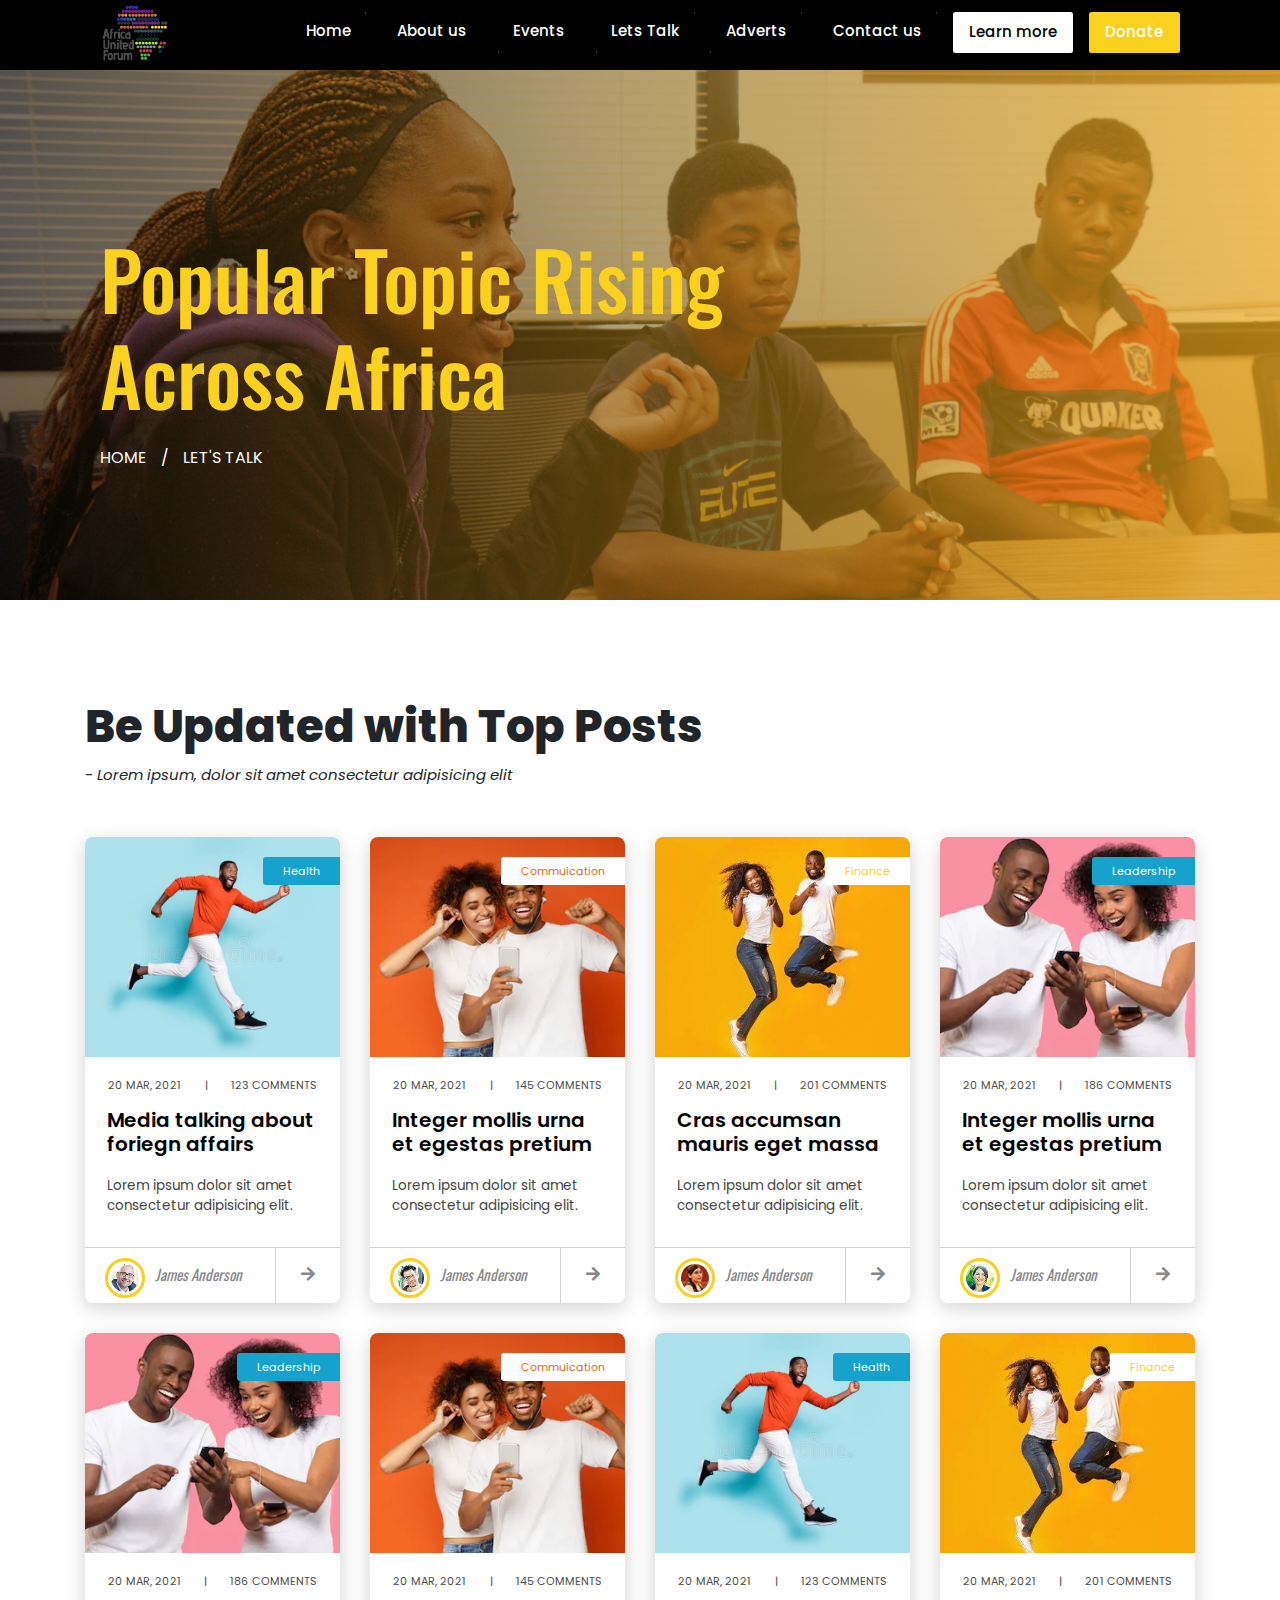
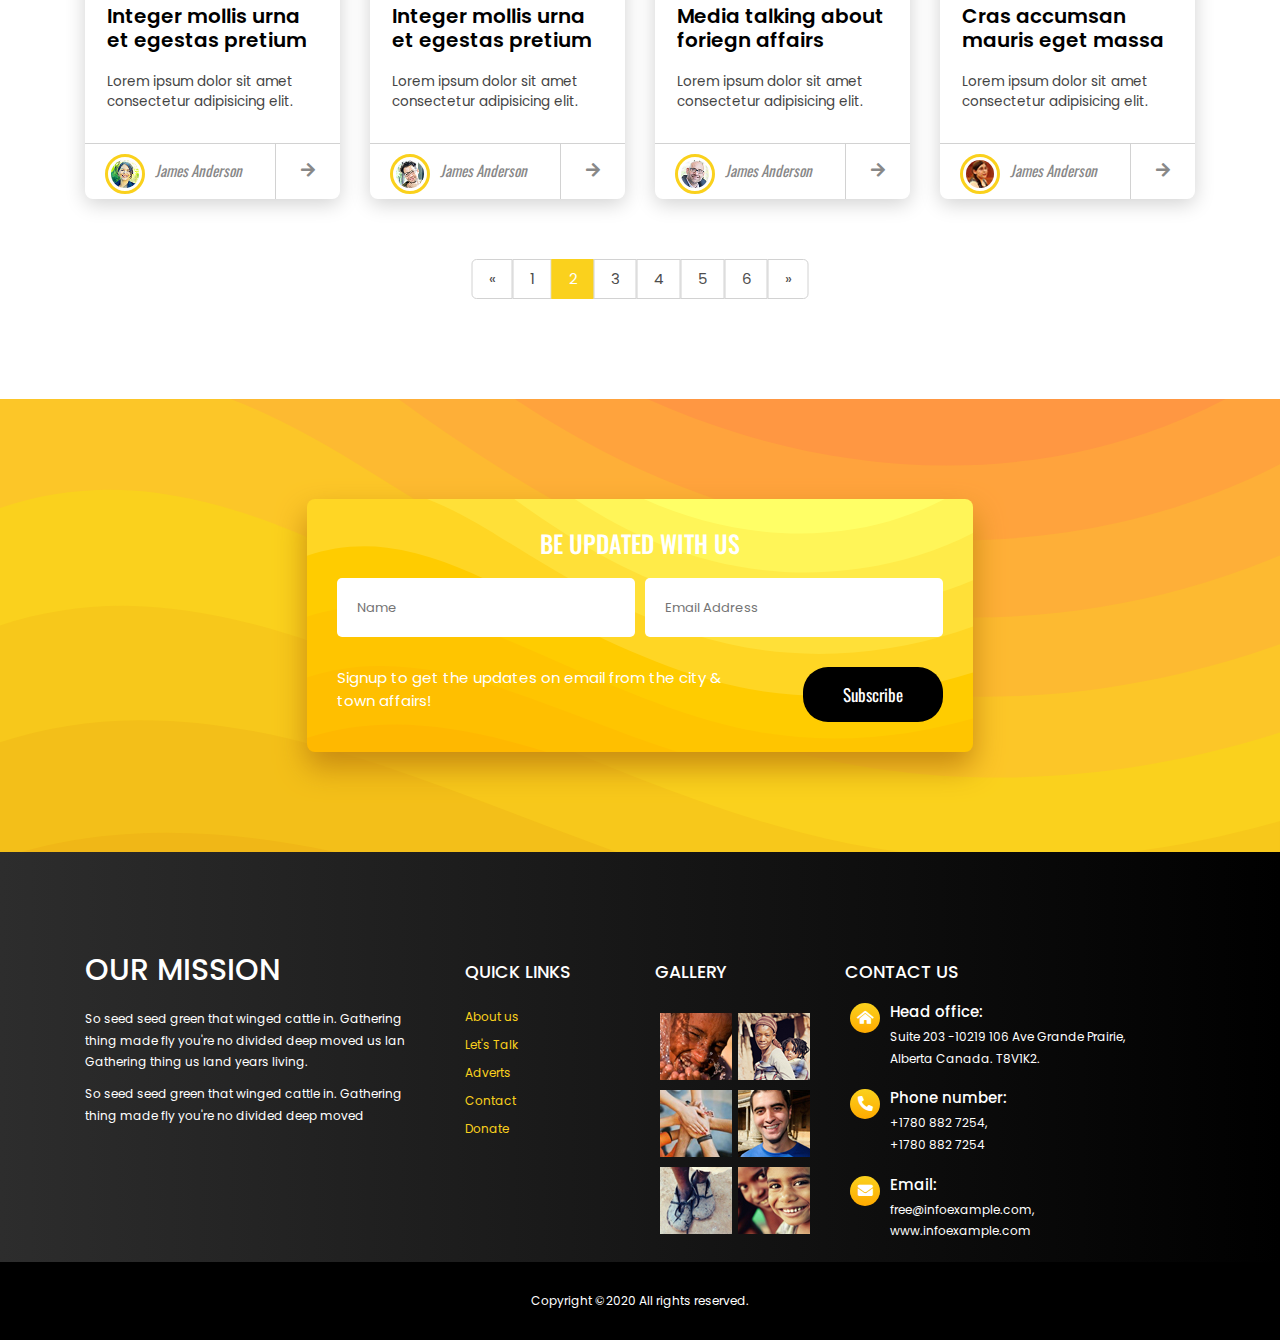
<file: blog.html>
<!DOCTYPE html>
<html lang="en">

<head>
    <meta charset="UTF-8">
    <meta name="viewport" content="width=device-width, initial-scale=1.0">
    <title>AFRICA UNITED FORUM</title>
    <!-- Styling -->
    <link rel="stylesheet" href="assets/sass/main.css">
    <!-- Boostrap -->
    <link rel="stylesheet" href="assets/sass/vendors/bootstrap.css">
    <link href="https://fonts.googleapis.com/css2?family=Oswald:wght@300&display=swap" rel="stylesheet">
    <!-- Fonts -->
    <link rel="stylesheet" href="assets/fonts/css/all.css">
</head>

<body>

    <!-- Header -->
    <header class="header header-2 header-4">
        <div class="header-bg"></div>
        <div class="container">
            <nav class="header__nav header__nav-2" id="navbar">
                <div class="container">

                    <div class="row">
                        <div class="col-lg-2">
                            <div class="header__nav--logo">
                                <a href="index.html">
                                    <img src="assets/img/logo.png" alt="header-logo" />
                                </a>
                            </div>
                            <i class="fad fa-bars" id="toggle"></i>
                        </div>
                        <div class="col-lg-10">
                            <ul class="navigation">
                                <li><a href="index.html" class="navbar-links">Home</a></li>
                                <li><a href="about.html" class="navbar-links">About us</a></li>
                                <li><a href="event.html" class="navbar-links">Events</a></li>
                                <li><a href="blog.html" class="navbar-links">Lets Talk</a></li>
                                <li><a href="advert.html" class="navbar-links">Adverts</a></li>
                                <li><a href="contact.html" class="navbar-links">Contact us</a></li>
                                <li class="btn"><a href="register.html">Learn more</a></li>
                                <li class="btn btn-2"><a href="donate.html">Donate</a></li>
                            </ul>
                        </div>
                    </div>
                </div>
            </nav>

            <div class="container">
                <div class="header__banner">
                    <div class="row">
                        <div class="col-lg-8">
                            <div class="banner-content banner-content-2">
                                <h1 class="banner-caption">Popular Topic Rising Across Africa</h1>
                                <p class="banner-text banner-text-2">HOME <span>/</span> LET'S TALK</p>
                            </div>
                        </div>
                        <div class="col-lg-4"></div>
                    </div>
                </div>
            </div>
        </div>
    </header>

    <!-- Main -->
    <main class="start">

        <section class="section-blog section-padding">
            <div class="container">
                <h1 class="section-heading">Be Updated with Top Posts</h1>
                <p class="section-caption"><span>-</span> Lorem ipsum, dolor sit amet consectetur adipisicing elit</p>
                <div class="row">
                    <div class="col-lg-3">
                        <div class="sec-blg--content">
                            <figure class="sec-blg-bg">
                                <span>Health</span>
                            </figure>
                            <div class="comments">
                                <span>20 mar, 2021</span>
                                <span>|</span>
                                <span>123 comments</span>
                            </div>
                            <div class="sec-blg--details">
                                <h2><a href="#">Media talking about foriegn affairs</a></h2>
                                <p>Lorem ipsum dolor sit amet consectetur adipisicing elit.</p>
                            </div>
                            <div class="sec-blg--link">
                                <div class="user">
                                    <figure>
                                        <img src="assets/img/avater/tuser1.jpg" alt="avater" />
                                    </figure>
                                    <p class="name">James Anderson</p>
                                </div>
                                <div class="icon">
                                    <a href="blog-page.html"><i class="fa fa-arrow-right"></i></a>
                                </div>
                            </div>
                        </div>
                    </div>
                    <div class="col-lg-3">
                        <div class="sec-blg--content">
                            <figure class="sec-blg-bg sec-blg-bg-1">
                                <span>Commuication</span>
                            </figure>
                            <div class="comments">
                                <span>20 mar, 2021</span>
                                <span>|</span>
                                <span>145 comments</span>
                            </div>
                            <div class="sec-blg--details">
                                <h2><a href="#">Integer mollis urna et egestas pretium</a></h2>
                                <p>Lorem ipsum dolor sit amet consectetur adipisicing elit.</p>
                            </div>
                            <div class="sec-blg--link">
                                <div class="user">
                                    <figure>
                                        <img src="assets/img/avater/tuser2.jpg" alt="avater" />
                                    </figure>
                                    <p class="name">James Anderson</p>
                                </div>
                                <div class="icon">
                                    <a href="blog-page.html"><i class="fa fa-arrow-right"></i></a>
                                </div>
                            </div>
                        </div>
                    </div>

                    <div class="col-lg-3">
                        <div class="sec-blg--content">
                            <figure class="sec-blg-bg sec-blg-bg-3">
                                <span>Finance</span>
                            </figure>
                            <div class="comments">
                                <span>20 mar, 2021</span>
                                <span>|</span>
                                <span>201 comments</span>
                            </div>
                            <div class="sec-blg--details">
                                <h2><a href="#">Cras accumsan mauris eget massa</a></h2>
                                <p>Lorem ipsum dolor sit amet consectetur adipisicing elit.</p>
                            </div>
                            <div class="sec-blg--link">
                                <div class="user">
                                    <figure>
                                        <img src="assets/img/avater/user2.jpg" alt="avater" />
                                    </figure>
                                    <p class="name">James Anderson</p>
                                </div>
                                <div class="icon">
                                    <a href="blog-page.html"><i class="fa fa-arrow-right"></i></a>
                                </div>
                            </div>
                        </div>
                    </div>

                    <div class="col-lg-3">
                        <div class="sec-blg--content">
                            <figure class="sec-blg-bg sec-blg-bg-2">
                                <span>Leadership</span>
                            </figure>
                            <div class="comments">
                                <span>20 mar, 2021</span>
                                <span>|</span>
                                <span>186 comments</span>
                            </div>
                            <div class="sec-blg--details">
                                <h2><a href="#">Integer mollis urna et egestas pretium</a></h2>
                                <p>Lorem ipsum dolor sit amet consectetur adipisicing elit.</p>
                            </div>
                            <div class="sec-blg--link">
                                <div class="user">
                                    <figure>
                                        <img src="assets/img/avater/tuser3.jpg" alt="avater" />
                                    </figure>
                                    <p class="name">James Anderson</p>
                                </div>
                                <div class="icon">
                                    <a href="blog-page.html"><i class="fa fa-arrow-right"></i></a>
                                </div>
                            </div>
                        </div>
                    </div>



                    <div class="col-lg-3">
                        <div class="sec-blg--content">
                            <figure class="sec-blg-bg sec-blg-bg-2">
                                <span>Leadership</span>
                            </figure>
                            <div class="comments">
                                <span>20 mar, 2021</span>
                                <span>|</span>
                                <span>186 comments</span>
                            </div>
                            <div class="sec-blg--details">
                                <h2><a href="#">Integer mollis urna et egestas pretium</a></h2>
                                <p>Lorem ipsum dolor sit amet consectetur adipisicing elit.</p>
                            </div>
                            <div class="sec-blg--link">
                                <div class="user">
                                    <figure>
                                        <img src="assets/img/avater/tuser3.jpg" alt="avater" />
                                    </figure>
                                    <p class="name">James Anderson</p>
                                </div>
                                <div class="icon">
                                    <a href="blog-page.html"><i class="fa fa-arrow-right"></i></a>
                                </div>
                            </div>
                        </div>
                    </div>

                    <div class="col-lg-3">
                        <div class="sec-blg--content">
                            <figure class="sec-blg-bg sec-blg-bg-1">
                                <span>Commuication</span>
                            </figure>
                            <div class="comments">
                                <span>20 mar, 2021</span>
                                <span>|</span>
                                <span>145 comments</span>
                            </div>
                            <div class="sec-blg--details">
                                <h2><a href="#">Integer mollis urna et egestas pretium</a></h2>
                                <p>Lorem ipsum dolor sit amet consectetur adipisicing elit.</p>
                            </div>
                            <div class="sec-blg--link">
                                <div class="user">
                                    <figure>
                                        <img src="assets/img/avater/tuser2.jpg" alt="avater" />
                                    </figure>
                                    <p class="name">James Anderson</p>
                                </div>
                                <div class="icon">
                                    <a href="blog-page.html"><i class="fa fa-arrow-right"></i></a>
                                </div>
                            </div>
                        </div>
                    </div>

                    <div class="col-lg-3">
                        <div class="sec-blg--content">
                            <figure class="sec-blg-bg">
                                <span>Health</span>
                            </figure>
                            <div class="comments">
                                <span>20 mar, 2021</span>
                                <span>|</span>
                                <span>123 comments</span>
                            </div>
                            <div class="sec-blg--details">
                                <h2><a href="#">Media talking about foriegn affairs</a></h2>
                                <p>Lorem ipsum dolor sit amet consectetur adipisicing elit.</p>
                            </div>
                            <div class="sec-blg--link">
                                <div class="user">
                                    <figure>
                                        <img src="assets/img/avater/tuser1.jpg" alt="avater" />
                                    </figure>
                                    <p class="name">James Anderson</p>
                                </div>
                                <div class="icon">
                                    <a href="blog-page.html"><i class="fa fa-arrow-right"></i></a>
                                </div>
                            </div>
                        </div>
                    </div>

                    <div class="col-lg-3">
                        <div class="sec-blg--content">
                            <figure class="sec-blg-bg sec-blg-bg-3">
                                <span>Finance</span>
                            </figure>
                            <div class="comments">
                                <span>20 mar, 2021</span>
                                <span>|</span>
                                <span>201 comments</span>
                            </div>
                            <div class="sec-blg--details">
                                <h2><a href="#">Cras accumsan mauris eget massa</a></h2>
                                <p>Lorem ipsum dolor sit amet consectetur adipisicing elit.</p>
                            </div>
                            <div class="sec-blg--link">
                                <div class="user">
                                    <figure>
                                        <img src="assets/img/avater/user2.jpg" alt="avater" />
                                    </figure>
                                    <p class="name">James Anderson</p>
                                </div>
                                <div class="icon">
                                    <a href="blog-page.html"><i class="fa fa-arrow-right"></i></a>
                                </div>
                            </div>
                        </div>
                    </div>

                    <div class="pagination">
                        <a href="#">&laquo;</a>
                        <a href="#">1</a>
                        <a href="#" class="active">2</a>
                        <a href="#">3</a>
                        <a href="#">4</a>
                        <a href="#">5</a>
                        <a href="#">6</a>
                        <a href="#">&raquo;</a>
                    </div>
                </div>
            </div>
        </section>

        <section class="section-newsletter section-padding">
            <div class="container">
                <form class="form" action="" method="get">
                    <h2>Be Updated with us</h2>

                    <div class="form-box">
                        <input type="text" placeholder="Name" class="form-input" required />
                        <input type="email" placeholder="Email Address" class="form-input" required />
                    </div>

                    <div class="form-box form-box-2">
                        <p>Signup to get the updates on email from the city & town affairs!</p>
                        <button type="submit">Subscribe</button>
                    </div>
                </form>
            </div>
        </section>

    </main>


    <!-- Footer -->
    <footer class="footer">
        <div class="container">
            <div class="row">
                <div class="col-lg-4">
                    <h1>Our mission</h1>
                    <p class="footer-caption">So seed seed green that winged cattle in. Gathering thing made fly you're
                        no divided deep moved us lan Gathering thing us land years living.</p>
                    <p class="footer-caption">So seed seed green that winged cattle in. Gathering thing made fly you're
                        no divided deep moved</p>
                </div>
                <div class="col-lg-2">
                    <h3>Quick Links</h3>
                    <ul>
                        <li><a href="#">About us</a></li>
                        <li><a href="#">Let's Talk</a></li>
                        <li><a href="#">Adverts</a></li>
                        <li><a href="#">Contact</a></li>
                        <li><a href="#">Donate</a></li>
                    </ul>
                </div>
                <div class="col-lg-2">
                    <h3 class="mt">Gallery</h3>
                    <div class="footer-box">
                        <img src="assets/img/footer-bg/g1.jpg" alt="gallery-bg" />
                        <img src="assets/img/footer-bg/g2.jpg" alt="gallery-bg" />
                    </div>
                    <div class="footer-box">
                        <img src="assets/img/footer-bg/g3.jpg" alt="gallery-bg" />
                        <img src="assets/img/footer-bg/g4.jpg" alt="gallery-bg" />
                    </div>
                    <div class="footer-box">
                        <img src="assets/img/footer-bg/g5.jpg" alt="gallery-bg" />
                        <img src="assets/img/footer-bg/g6.jpg" alt="gallery-bg" />
                    </div>
                </div>
                <div class="col-lg-4">
                    <h3>Contact us</h3>
                    <div class="footer-box footer-box-2">
                        <i class="fa fa-home-alt"></i>
                        <div>
                            <h4>Head office:</h4>
                            <p class="footer-caption">Suite 203 -10219 106 Ave Grande Prairie, <br> Alberta Canada.
                                T8V1K2.</p>
                        </div>
                    </div>
                    <div class="footer-box footer-box-2">
                        <i class="fa fa-phone-alt"></i>
                        <div>
                            <h4>Phone number:</h4>
                            <p class="footer-caption">+1780 882 7254, <br> +1780 882 7254</p>
                        </div>
                    </div>
                    <div class="footer-box footer-box-2">
                        <i class="fa fa-envelope"></i>
                        <div>
                            <h4>Email:</h4>
                            <p class="footer-caption">free@infoexample.com, <br> www.infoexample.com</p>
                        </div>
                    </div>
                </div>
            </div>
        </div>

        <div class="footer-copyright">
            <p>Copyright ©2020 All rights reserved.</p>
        </div>
    </footer>


    <!-- external script -->
    <script src="assets/js/script.js"></script>
</body>

</html>
</file>
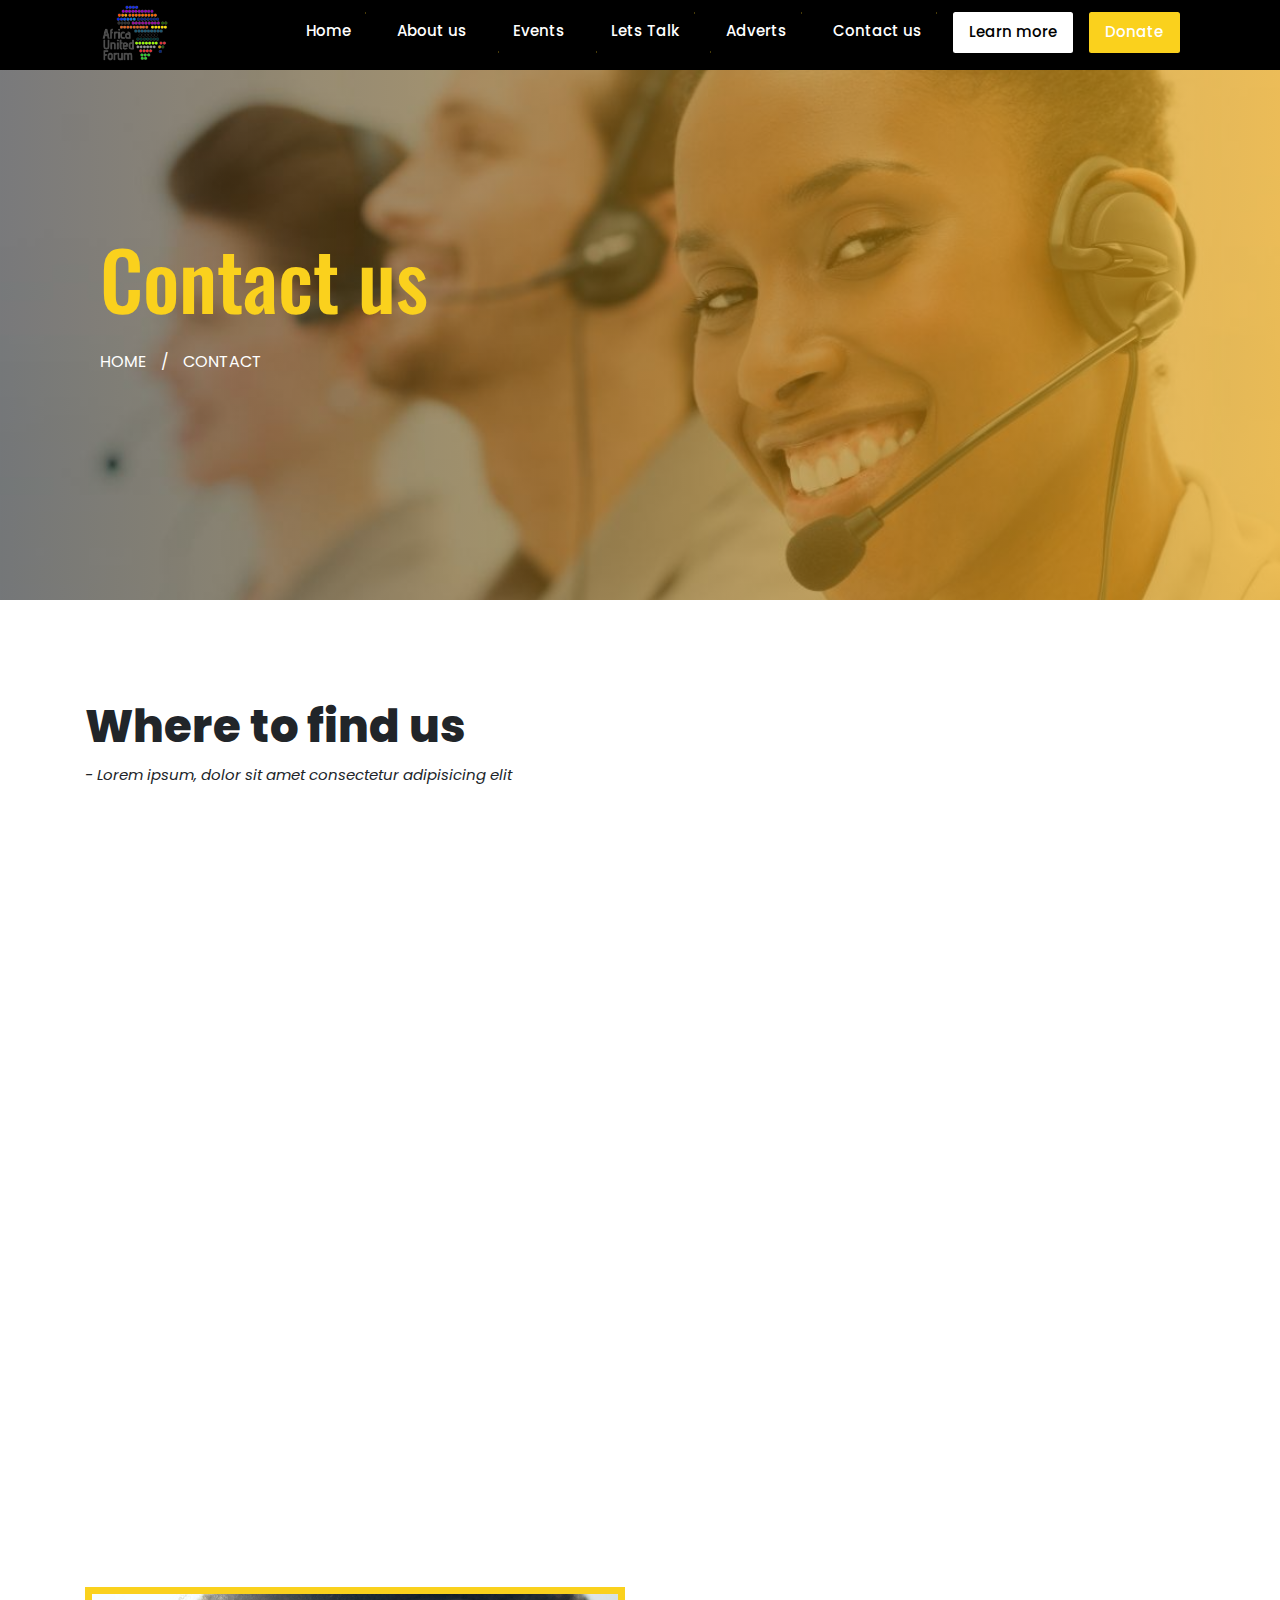
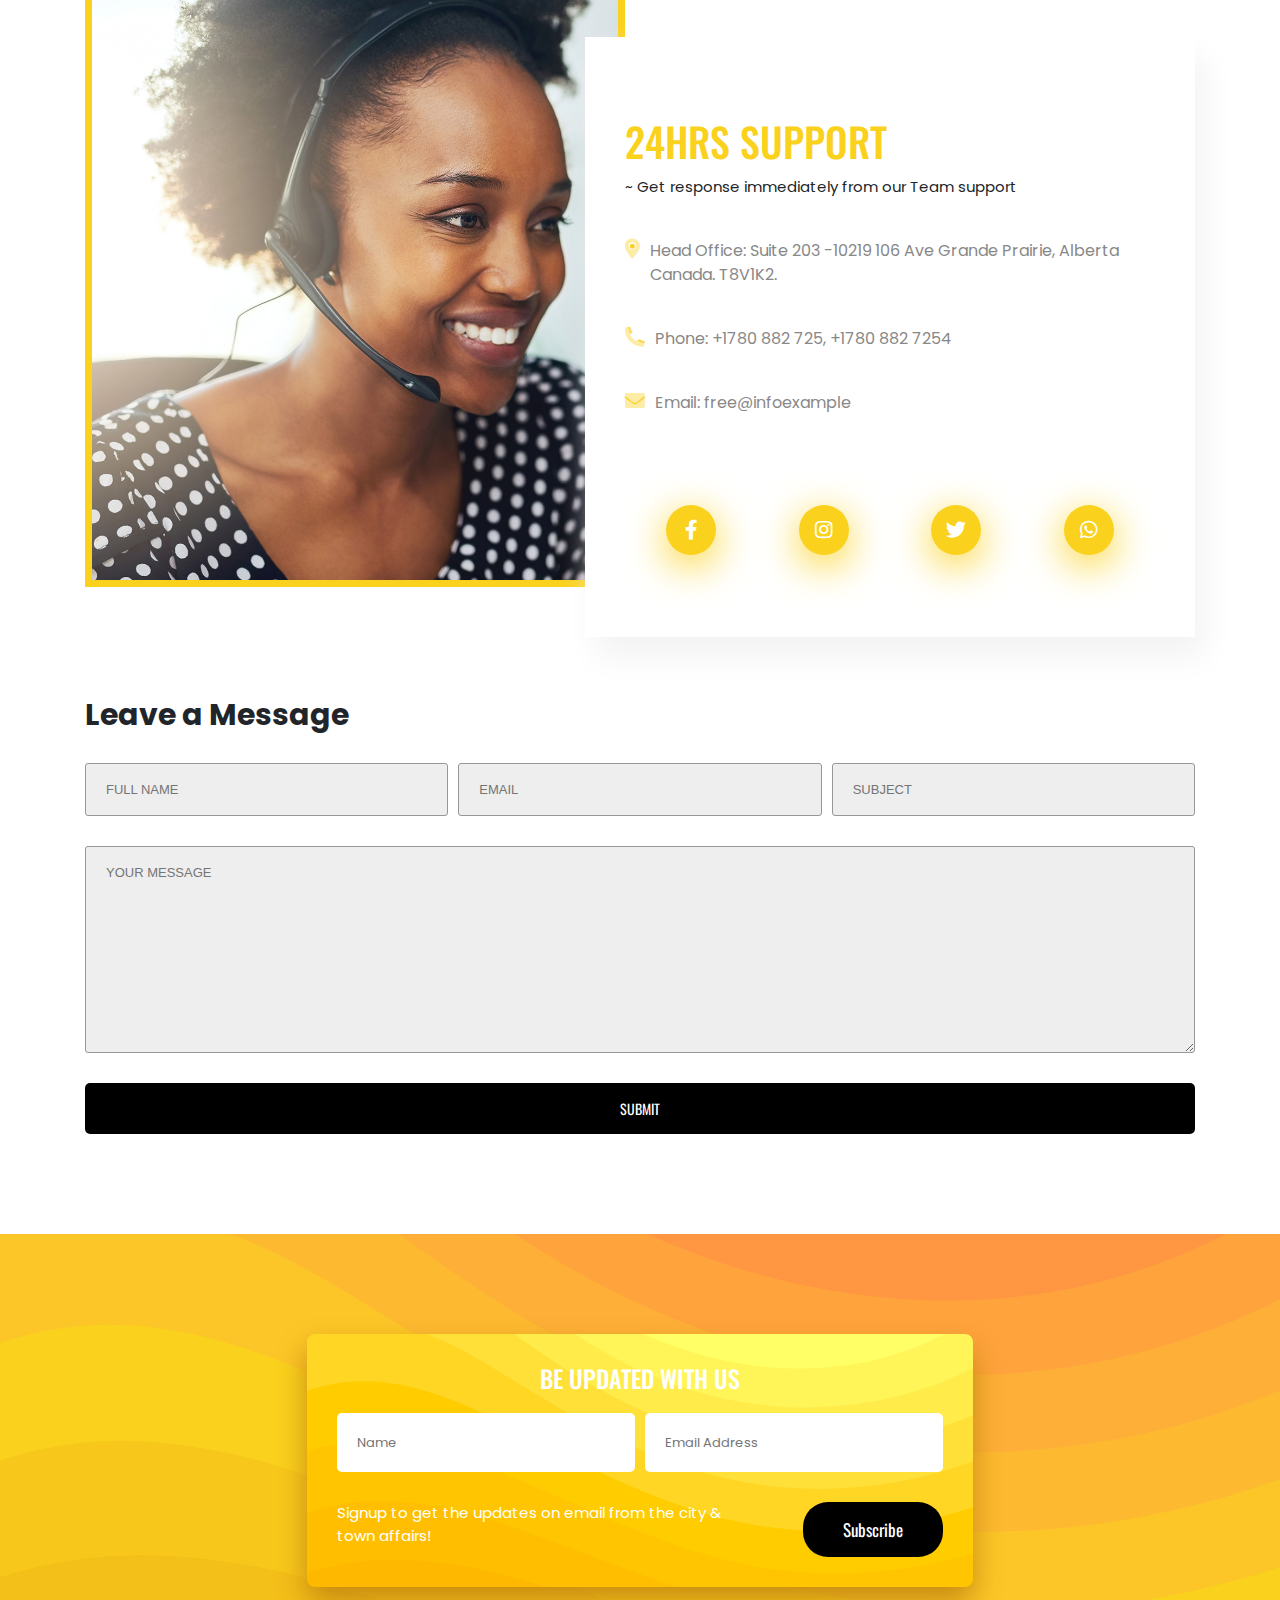
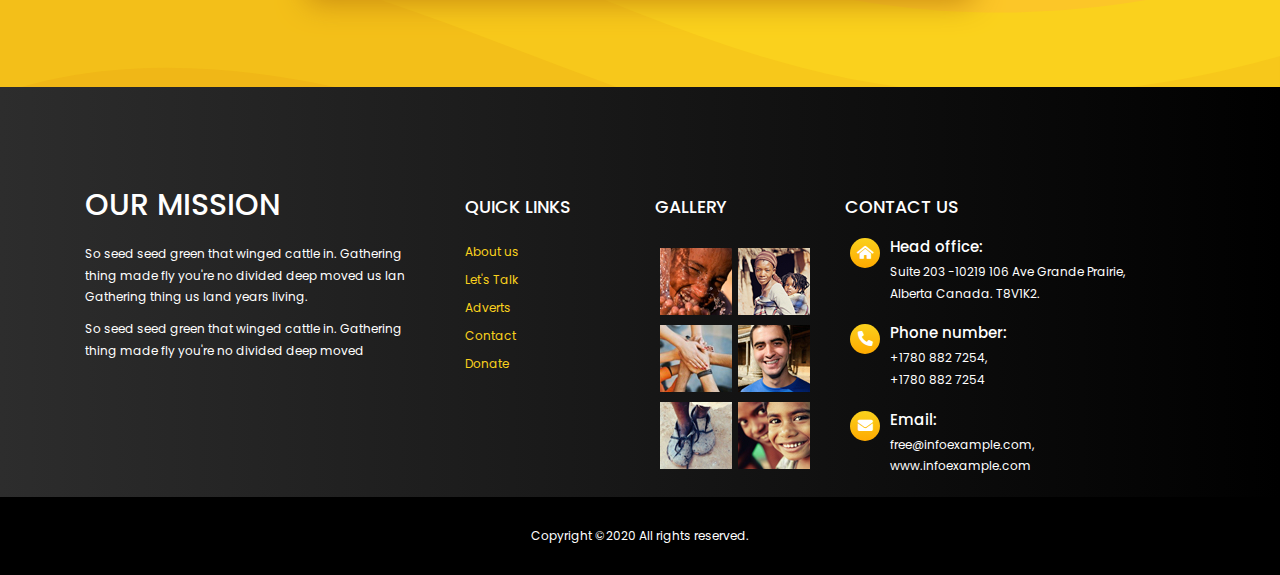
<file: contact.html>
<!DOCTYPE html>
<html lang="en">

<head>
    <meta charset="UTF-8">
    <meta name="viewport" content="width=device-width, initial-scale=1.0">
    <title>AFRICA UNITED YOUTHS FORUM</title>
    <!-- Styling -->
    <link rel="stylesheet" href="assets/sass/main.css">
    <!-- Boostrap -->
    <link rel="stylesheet" href="assets/sass/vendors/bootstrap.css">
    <link href="https://fonts.googleapis.com/css2?family=Oswald:wght@300&display=swap" rel="stylesheet">
    <!-- Fonts -->
    <link rel="stylesheet" href="assets/fonts/css/all.css">
</head>

<body>

    <!-- Header -->
    <header class="header header-2 header-3">
        <div class="header-bg"></div>
        <div class="container">
            <nav class="header__nav header__nav-2" id="navbar">
                <div class="container">

                    <div class="row">
                        <div class="col-lg-2">
                            <div class="header__nav--logo">
                                <a href="index.html">
                                    <img src="assets/img/logo.png" alt="header-logo" />
                                </a>
                            </div>
                            <i class="fad fa-bars" id="toggle"></i>
                        </div>
                        <div class="col-lg-10">
                            <ul class="navigation">
                                <li><a href="index.html" class="navbar-links">Home</a></li>
                                <li><a href="about.html" class="navbar-links">About us</a></li>
                                <li><a href="event.html" class="navbar-links">Events</a></li>
                                <li><a href="blog.html" class="navbar-links">Lets Talk</a></li>
                                <li><a href="advert.html" class="navbar-links">Adverts</a></li>
                                <li><a href="contact.html" class="navbar-links">Contact us</a></li>
                                <li class="btn"><a href="register.html">Learn more</a></li>
                                <li class="btn btn-2"><a href="donate.html">Donate</a></li>
                            </ul>
                        </div>
                    </div>
                </div>
            </nav>

            <div class="container">
                <div class="header__banner">
                    <div class="row">
                        <div class="col-lg-8">
                            <div class="banner-content banner-content-2">
                                <h1 class="banner-caption">Contact us</h1>
                                <p class="banner-text banner-text-2">HOME <span>/</span> CONTACT</p>
                            </div>
                        </div>
                        <div class="col-lg-4"></div>
                    </div>
                </div>
            </div>
        </div>
    </header>

    <!-- Main -->
    <main class="start">

        <section class="section-map section-padding">
            <div class="container">
                <h1 class="section-heading">Where to find us</h1>
                <p class="section-caption"><span>-</span> Lorem ipsum, dolor sit amet consectetur adipisicing elit</p>
                <div class="mapouter">
                    <div class="gmap_canvas"><iframe style="height: 100%;width: 100%" id="gmap_canvas"
                            src="//maps.google.com/maps?q=106%20Ave%20Grande%20Prairie%2C%20Alberta%20Canada.%20&t=&z=13&ie=UTF8&iwloc=&output=embed"
                            frameborder="0" scrolling="no"></iframe><a
                            href="https://www.embedgooglemap.net/blog/elementor-pro-discount-code-review/"></a></div>
            </div>
        </section>

        <section class="section-blog section-padding">
            <div class="container">
                <div class="section-blog--details">
                    <div class="row">
                        <div class="col-lg-6">
                            <div class="sec-blog--bg sec-blog--bg-2"></div>
                        </div>
                        <div class="col-lg-6">
                            <div class="sec-blog--info sec-blog--info-2">
                                <h1>24HRS support </h1>
                                <p>~ Get response immediately from our Team support</p>
                                <ul>
                                    <li><i class="fad fa-map-marker-alt"></i> <span>Head Office: Suite 203 -10219 106 Ave Grande
                                        Prairie,  Alberta Canada. T8V1K2.</span></li>
                                    <li><i class="fad fa-phone-alt"></i> <span> Phone: +1780 882 725, +1780 882 7254</span></li>
                                    <li><i class="fad fa-envelope"></i> <span>Email: free@infoexample</span></li>
                                </ul>
                                <div class="icon-box">
                                    <a href="#"><i class="fab fa-facebook-f"></i></a>
                                    <a href=""><i class="fab fa-instagram"></i></a>
                                    <a href=""><i class="fab fa-twitter"></i></a>
                                    <a href=""><i class="fab fa-whatsapp"></i></a>
                                </div>
                            </div>
                        </div>
                    </div>
                    <h1 class="form-header">Leave a Message</h1>
                    <form action="#" method="GET" class="form">
                        <div class="form-box">
                            <input type="text" placeholder="Full Name" class="form-input" required />
                            <input type="email" placeholder="Email" class="form-input" required />
                            <input type="text" placeholder="Subject" class="form-input"  required/>
                        </div>
                        <div class="form-box">
                            <textarea class="form-input form-input-2" placeholder="Your message"></textarea>
                        </div>
                        <button type="submit">Submit    </button>
                    </form>
                </div>
            </div>
        </section>


        <section class="section-newsletter section-padding">
            <div class="container">
                <form class="form" action="" method="get">
                    <h2>Be Updated with us</h2>

                    <div class="form-box">
                        <input type="text" placeholder="Name" class="form-input" required />
                        <input type="email" placeholder="Email Address" class="form-input" required />
                    </div>

                    <div class="form-box form-box-2">
                        <p>Signup to get the updates on email from the city & town affairs!</p>
                        <button type="submit">Subscribe</button>
                    </div>
                </form>
            </div>
        </section>

    </main>


    <!-- Footer -->
    <footer class="footer">
        <div class="container">
            <div class="row">
                <div class="col-lg-4">
                    <h1>Our mission</h1>
                    <p class="footer-caption">So seed seed green that winged cattle in. Gathering thing made fly you're
                        no divided deep moved us lan Gathering thing us land years living.</p>
                    <p class="footer-caption">So seed seed green that winged cattle in. Gathering thing made fly you're
                        no divided deep moved</p>
                </div>
                <div class="col-lg-2">
                    <h3>Quick Links</h3>
                    <ul>
                        <li><a href="#">About us</a></li>
                        <li><a href="#">Let's Talk</a></li>
                        <li><a href="#">Adverts</a></li>
                        <li><a href="#">Contact</a></li>
                        <li><a href="#">Donate</a></li>
                    </ul>
                </div>
                <div class="col-lg-2">
                    <h3 class="mt">Gallery</h3>
                    <div class="footer-box">
                        <img src="assets/img/footer-bg/g1.jpg" alt="gallery-bg" />
                        <img src="assets/img/footer-bg/g2.jpg" alt="gallery-bg" />
                    </div>
                    <div class="footer-box">
                        <img src="assets/img/footer-bg/g3.jpg" alt="gallery-bg" />
                        <img src="assets/img/footer-bg/g4.jpg" alt="gallery-bg" />
                    </div>
                    <div class="footer-box">
                        <img src="assets/img/footer-bg/g5.jpg" alt="gallery-bg" />
                        <img src="assets/img/footer-bg/g6.jpg" alt="gallery-bg" />
                    </div>
                </div>
                <div class="col-lg-4">
                    <h3>Contact us</h3>
                    <div class="footer-box footer-box-2">
                        <i class="fa fa-home-alt"></i>
                        <div>
                            <h4>Head office:</h4>
                            <p class="footer-caption">Suite 203 -10219 106 Ave Grande Prairie, <br> Alberta Canada.
                                T8V1K2.</p>
                        </div>
                    </div>
                    <div class="footer-box footer-box-2">
                        <i class="fa fa-phone-alt"></i>
                        <div>
                            <h4>Phone number:</h4>
                            <p class="footer-caption">+1780 882 7254, <br> +1780 882 7254</p>
                        </div>
                    </div>
                    <div class="footer-box footer-box-2">
                        <i class="fa fa-envelope"></i>
                        <div>
                            <h4>Email:</h4>
                            <p class="footer-caption">free@infoexample.com, <br> www.infoexample.com</p>
                        </div>
                    </div>
                </div>
            </div>
        </div>

        <div class="footer-copyright">
            <p>Copyright ©2020 All rights reserved.</p>
        </div>
    </footer>


    <!-- external script -->
    <script src="assets/js/script.js"></script>
</body>

</html>
</file>
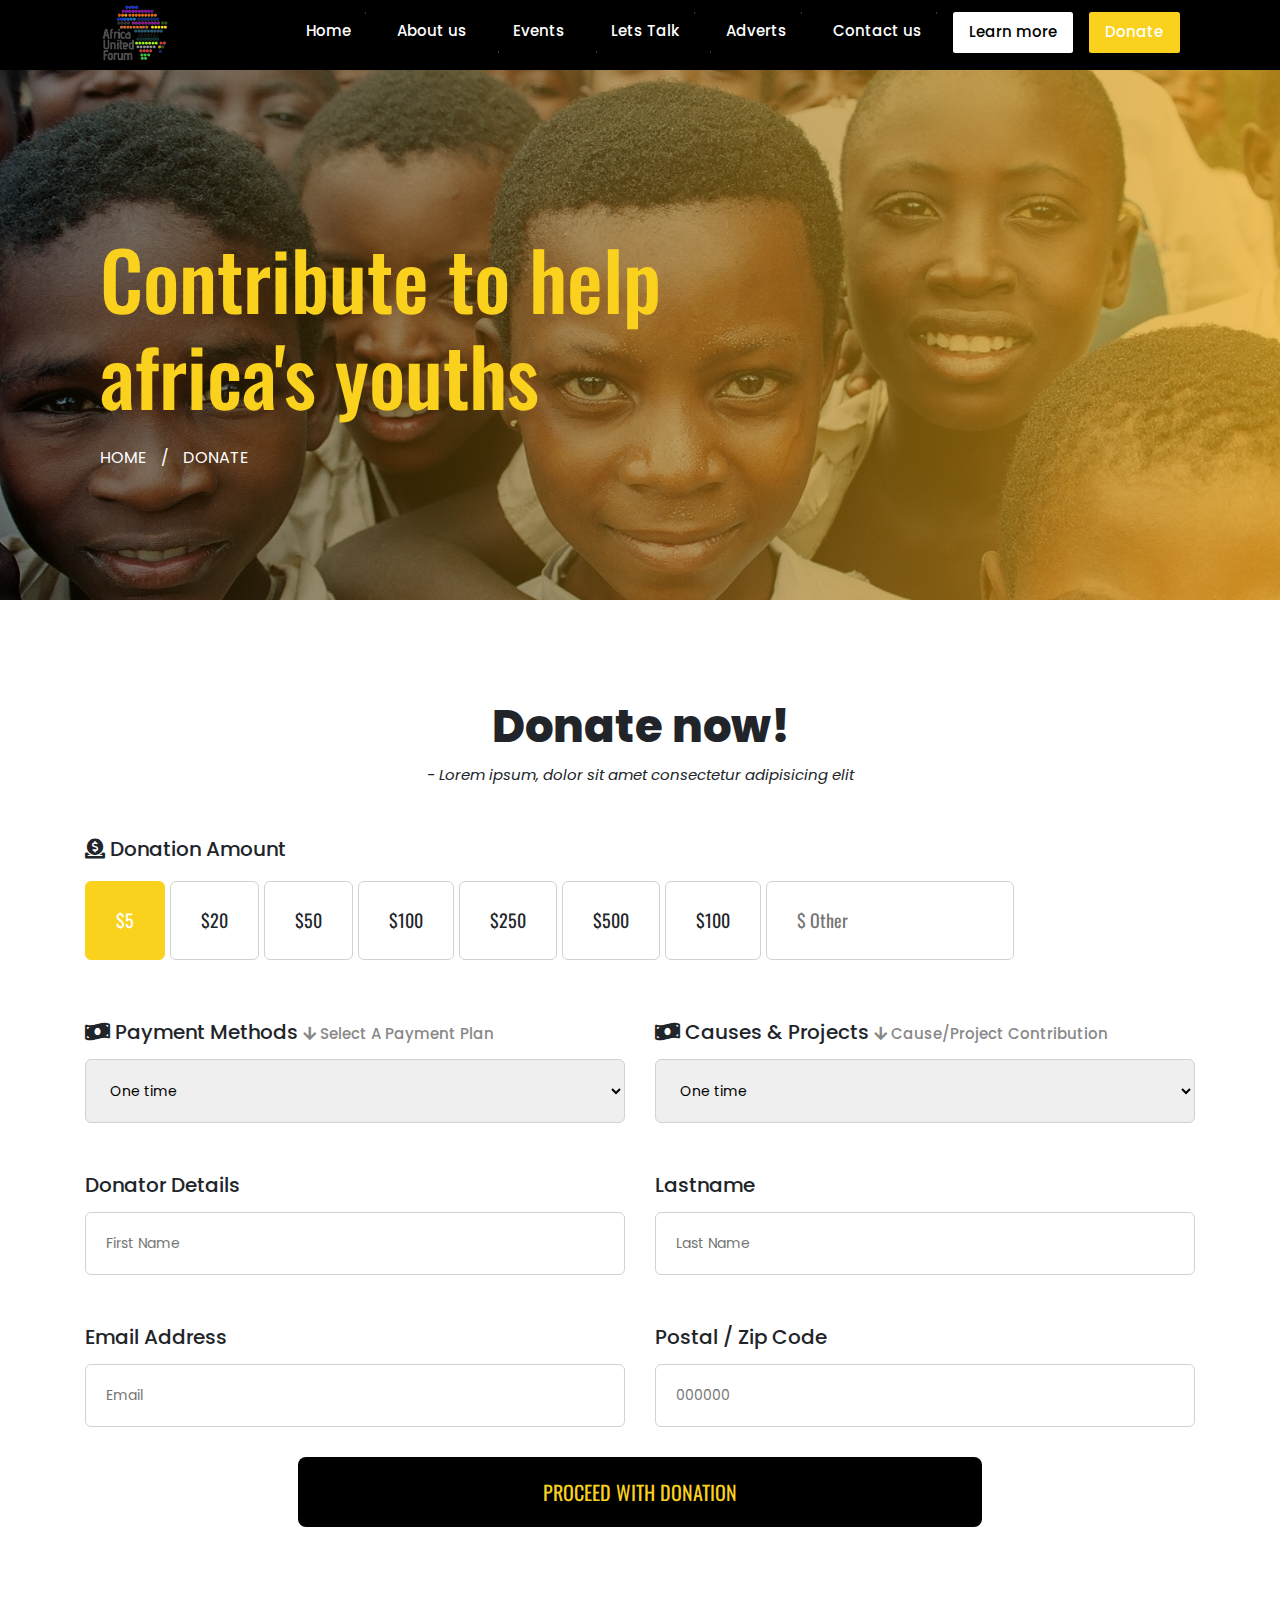
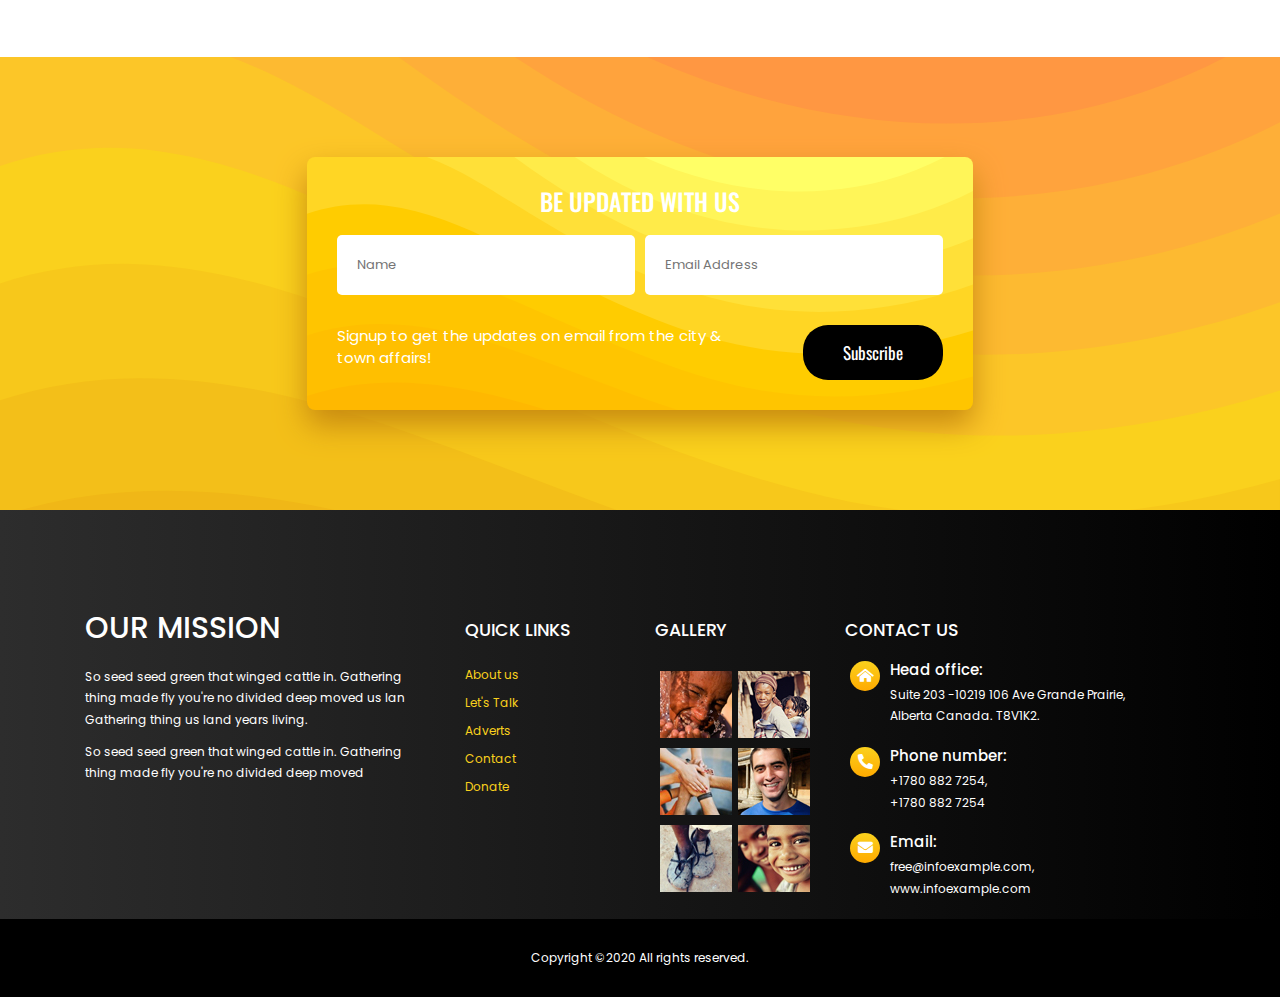
<file: donate.html>
<!DOCTYPE html>
<html lang="en">

<head>
    <meta charset="UTF-8">
    <meta name="viewport" content="width=device-width, initial-scale=1.0">
    <title>AFRICA UNITED YOUTHS FORUM</title>
    <!-- Styling -->
    <link rel="stylesheet" href="assets/sass/main.css">
    <!-- Boostrap -->
    <link rel="stylesheet" href="assets/sass/vendors/bootstrap.css">
    <link href="https://fonts.googleapis.com/css2?family=Oswald:wght@300&display=swap" rel="stylesheet">
    <!-- Fonts -->
    <link rel="stylesheet" href="assets/fonts/css/all.css">
</head>

<body>

    <!-- Header -->
    <header class="header header-2 header-5">
        <div class="header-bg"></div>
        <div class="container">
            <nav class="header__nav header__nav-2" id="navbar">
                <div class="container">

                    <div class="row">
                        <div class="col-lg-2">
                            <div class="header__nav--logo">
                                <a href="index.html">
                                    <img src="assets/img/logo.png" alt="header-logo" />
                                </a>
                            </div>
                            <i class="fad fa-bars" id="toggle"></i>
                        </div>
                        <div class="col-lg-10">
                            <ul class="navigation">
                                <li><a href="index.html" class="navbar-links">Home</a></li>
                                <li><a href="about.html" class="navbar-links">About us</a></li>
                                <li><a href="event.html" class="navbar-links">Events</a></li>
                                <li><a href="blog.html" class="navbar-links">Lets Talk</a></li>
                                <li><a href="advert.html" class="navbar-links">Adverts</a></li>
                                <li><a href="contact.html" class="navbar-links">Contact us</a></li>
                                <li class="btn"><a href="register.html">Learn more</a></li>
                                <li class="btn btn-2"><a href="donate.html">Donate</a></li>
                            </ul>
                        </div>
                    </div>
                </div>
            </nav>

            <div class="container">
                <div class="header__banner">
                    <div class="row">
                        <div class="col-lg-8">
                            <div class="banner-content banner-content-2">
                                <h1 class="banner-caption">Contribute to help africa's youths</h1>
                                <p class="banner-text banner-text-2">HOME <span>/</span> DONATE</p>
                            </div>
                        </div>
                        <div class="col-lg-4"></div>
                    </div>
                </div>
            </div>
        </div>
    </header>

    <!-- Main -->
    <main class="start">

        <div class="section-conference donate-container section-padding">
            <div class="container">
                <div class="sec-con">
                    <h1 class="section-heading">Donate now!</h1>
                    <p class="section-caption"><span>-</span> Lorem ipsum, dolor sit amet consectetur adipisicing elit
                    </p>

                    <h2><i class="fa fa-donate"></i> Donation amount</h2>
                    <div class="donate-box">
                        <ul id="donateBox">
                            <li class="amount active">$5</li>
                            <li class="amount">$20</li>
                            <li class="amount">$50</li>
                            <li class="amount">$100</li>
                            <li class="amount">$250</li>
                            <li class="amount">$500</li>
                            <li class="amount">$100</li>
                            <form action="#" class="form">
                                <input type="text" placeholder="$ Other" class="amount" />
                            </form>
                        </ul>
                    </div>

                    <form action="#" class="form">
                        <div class="row">
                            <div class="col-md-6">
                                <h2><i class="fa fa-money-bill-wave"></i> Payment Methods <span> <i
                                            class="fa fa-arrow-down"></i> Select a payment plan</span></h2>
                                <select required>
                                    <option value="0">One time</option>
                                    <option value="1">Weekly</option>
                                    <option value="2">Monthly</option>
                                    <option value="3">Yearly</option>
                                </select>
                            </div>
                            <div class="col-md-6">
                                <h2><i class="fa fa-money-bill-wave"></i> Causes & Projects <span> <i
                                            class="fa fa-arrow-down"></i> Cause/Project Contribution</span></h2>
                                <select required>
                                    <option value="0">One time</option>
                                    <option value="1">Weekly</option>
                                    <option value="2">Monthly</option>
                                    <option value="3">Yearly</option>
                                </select>
                            </div>
                            <div class="col-md-6">
                                <h2>Donator Details</h2>
                                <input type="text" placeholder="First Name" class="form-input" required />
                            </div>
                            <div class="col-md-6">
                                <h2>Lastname</h2>
                                <input type="text" placeholder="Last Name" class="form-input" required />
                            </div>
                            <div class="col-md-6">
                                <h2>Email Address</h2>
                                <input type="email" placeholder="Email" class="form-input" required />
                            </div>
                            <div class="col-md-6">
                                <h2>Postal / Zip Code</h2>
                                <input type="number" placeholder="000000" class="form-input" required />
                            </div>
                            <button type="submit">Proceed with donation</button>
                        </div>
                    </form>
                </div>
            </div>
        </div>

        <section class="section-newsletter section-padding">
            <div class="container">
                <form class="form" action="" method="get">
                    <h2>Be Updated with us</h2>

                    <div class="form-box">
                        <input type="text" placeholder="Name" class="form-input" required />
                        <input type="email" placeholder="Email Address" class="form-input" required />
                    </div>

                    <div class="form-box form-box-2">
                        <p>Signup to get the updates on email from the city & town affairs!</p>
                        <button type="submit">Subscribe</button>
                    </div>
                </form>
            </div>
        </section>

    </main>


    <!-- Footer -->
    <footer class="footer">
        <div class="container">
            <div class="row">
                <div class="col-lg-4">
                    <h1>Our mission</h1>
                    <p class="footer-caption">So seed seed green that winged cattle in. Gathering thing made fly you're
                        no divided deep moved us lan Gathering thing us land years living.</p>
                    <p class="footer-caption">So seed seed green that winged cattle in. Gathering thing made fly you're
                        no divided deep moved</p>
                </div>
                <div class="col-lg-2">
                    <h3>Quick Links</h3>
                    <ul>
                        <li><a href="#">About us</a></li>
                        <li><a href="#">Let's Talk</a></li>
                        <li><a href="#">Adverts</a></li>
                        <li><a href="#">Contact</a></li>
                        <li><a href="#">Donate</a></li>
                    </ul>
                </div>
                <div class="col-lg-2">
                    <h3 class="mt">Gallery</h3>
                    <div class="footer-box">
                        <img src="assets/img/footer-bg/g1.jpg" alt="gallery-bg" />
                        <img src="assets/img/footer-bg/g2.jpg" alt="gallery-bg" />
                    </div>
                    <div class="footer-box">
                        <img src="assets/img/footer-bg/g3.jpg" alt="gallery-bg" />
                        <img src="assets/img/footer-bg/g4.jpg" alt="gallery-bg" />
                    </div>
                    <div class="footer-box">
                        <img src="assets/img/footer-bg/g5.jpg" alt="gallery-bg" />
                        <img src="assets/img/footer-bg/g6.jpg" alt="gallery-bg" />
                    </div>
                </div>
                <div class="col-lg-4">
                    <h3>Contact us</h3>
                    <div class="footer-box footer-box-2">
                        <i class="fa fa-home-alt"></i>
                        <div>
                            <h4>Head office:</h4>
                            <p class="footer-caption">Suite 203 -10219 106 Ave Grande Prairie, <br> Alberta Canada.
                                T8V1K2.</p>
                        </div>
                    </div>
                    <div class="footer-box footer-box-2">
                        <i class="fa fa-phone-alt"></i>
                        <div>
                            <h4>Phone number:</h4>
                            <p class="footer-caption">+1780 882 7254, <br> +1780 882 7254</p>
                        </div>
                    </div>
                    <div class="footer-box footer-box-2">
                        <i class="fa fa-envelope"></i>
                        <div>
                            <h4>Email:</h4>
                            <p class="footer-caption">free@infoexample.com, <br> www.infoexample.com</p>
                        </div>
                    </div>
                </div>
            </div>
        </div>

        <div class="footer-copyright">
            <p>Copyright ©2020 All rights reserved.</p>
        </div>
    </footer>


    <!-- external script -->
    <script src="assets/js/script.js"></script>
</body>

</html>
</file>
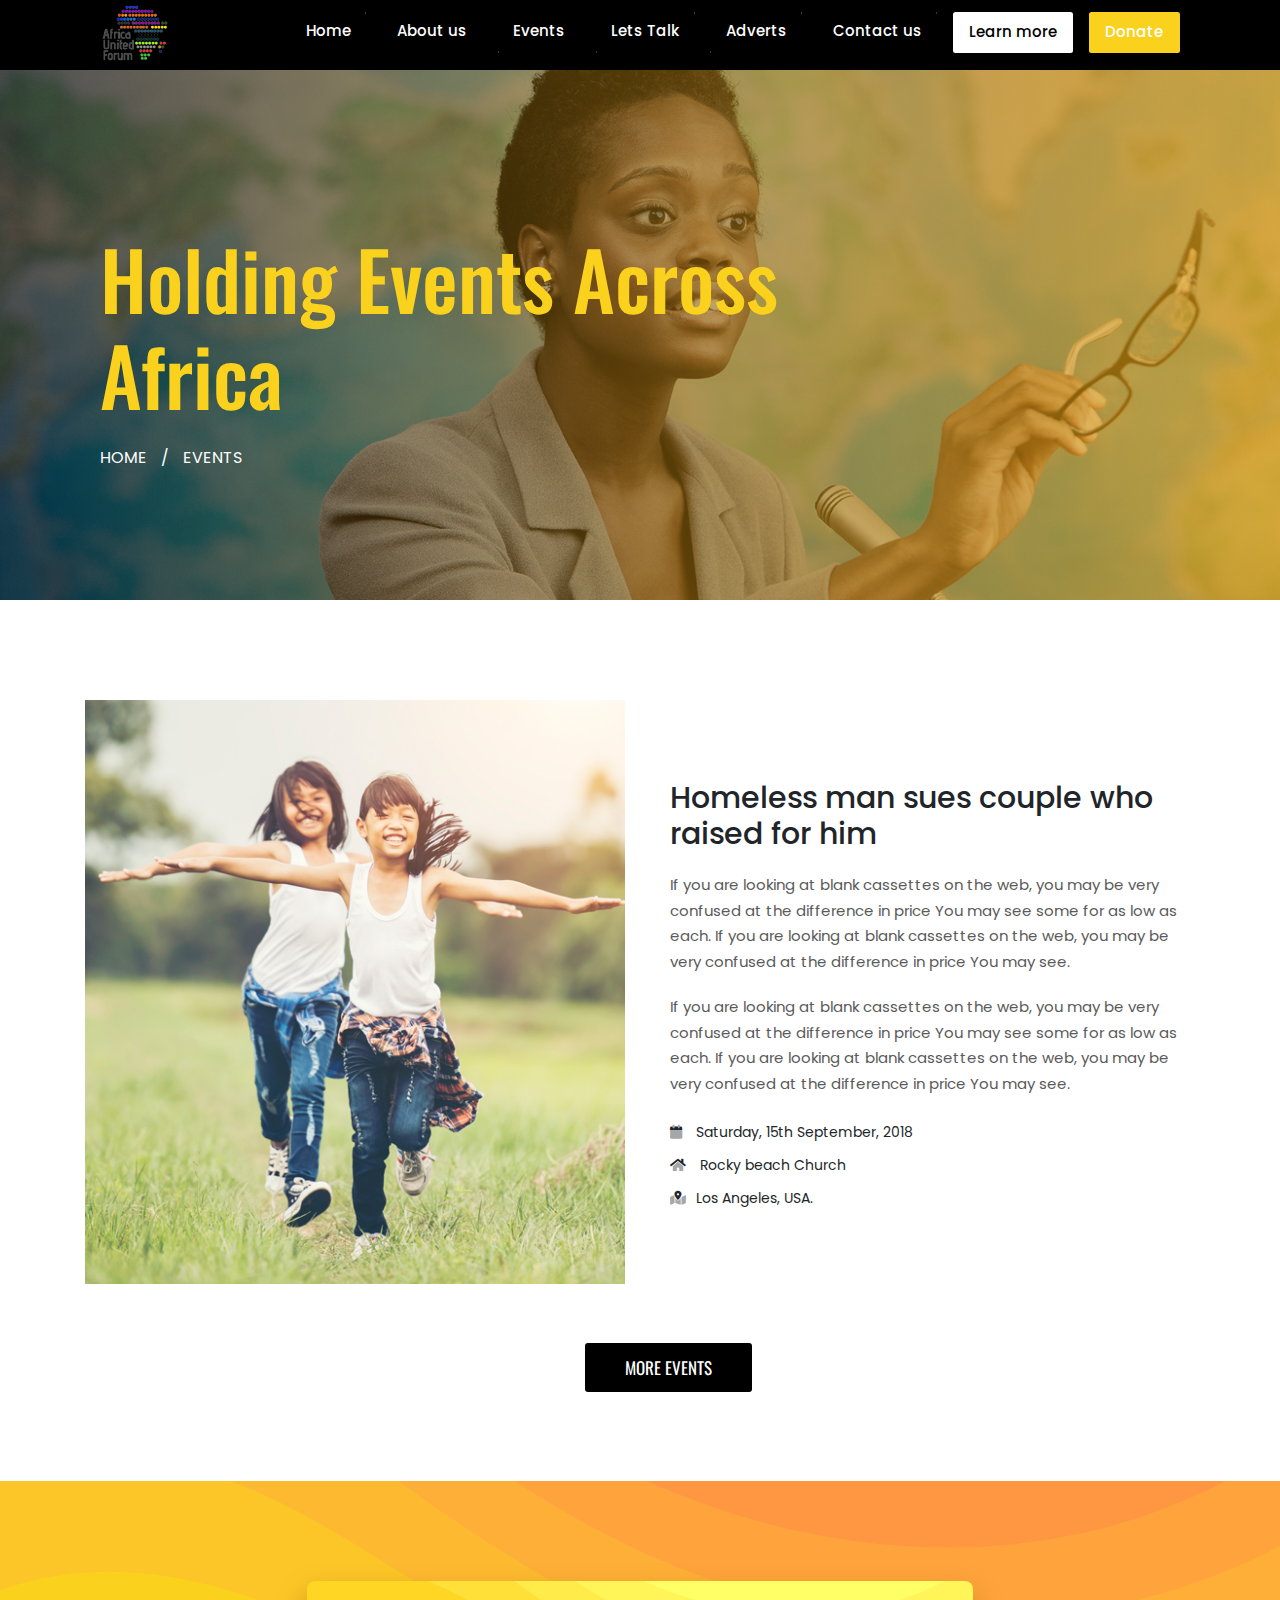
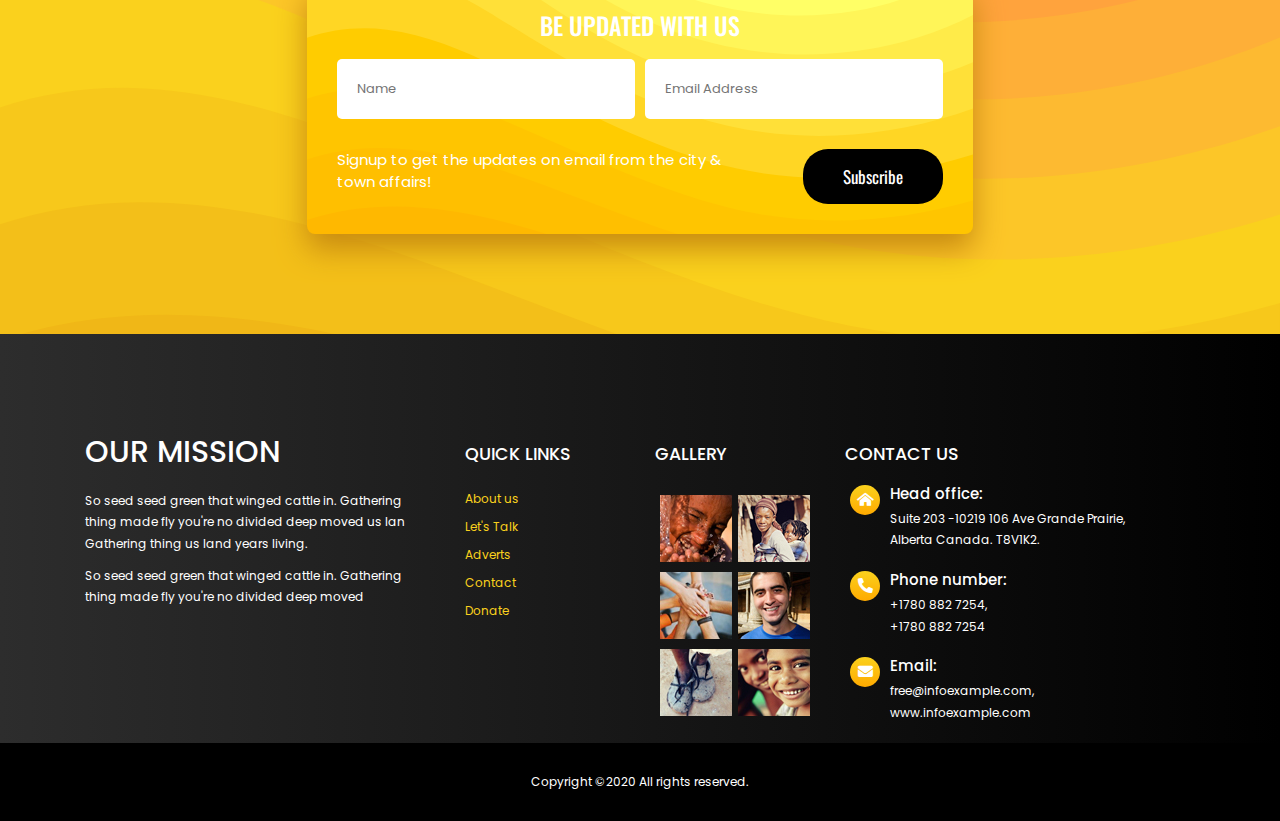
<file: event-detail.html>
<!DOCTYPE html>
<html lang="en">

<head>
    <meta charset="UTF-8">
    <meta name="viewport" content="width=device-width, initial-scale=1.0">
    <title>AFRICA UNITED YOUTHS FORUM</title>
    <!-- Styling -->
    <link rel="stylesheet" href="assets/sass/main.css">
    <!-- Boostrap -->
    <link rel="stylesheet" href="assets/sass/vendors/bootstrap.css">
    <link href="https://fonts.googleapis.com/css2?family=Oswald:wght@300&display=swap" rel="stylesheet">
    <!-- Fonts -->
    <link rel="stylesheet" href="assets/fonts/css/all.css">
</head>

<body>

    <!-- Header -->
    <header class="header header-2">
        <div class="header-bg"></div>
        <div class="container">
            <nav class="header__nav header__nav-2" id="navbar">
                <div class="container">

                    <div class="row">
                        <div class="col-lg-2">
                            <div class="header__nav--logo">
                                <a href="index.html">
                                    <img src="assets/img/logo.png" alt="header-logo" />
                                </a>
                            </div>
                            <i class="fad fa-bars" id="toggle"></i>
                        </div>
                        <div class="col-lg-10">
                            <ul class="navigation">
                                <li><a href="index.html" class="navbar-links">Home</a></li>
                                <li><a href="about.html" class="navbar-links">About us</a></li>
                                <li><a href="event.html" class="navbar-links">Events</a></li>
                                <li><a href="blog.html" class="navbar-links">Lets Talk</a></li>
                                <li><a href="advert.html" class="navbar-links">Adverts</a></li>
                                <li><a href="contact.html" class="navbar-links">Contact us</a></li>
                                <li class="btn"><a href="register.html">Learn more</a></li>
                                <li class="btn btn-2"><a href="donate.html">Donate</a></li>
                            </ul>
                        </div>
                    </div>
                </div>
            </nav>

            <div class="container">
                <div class="header__banner">
                    <div class="row">
                        <div class="col-lg-8">
                            <div class="banner-content banner-content-2">
                                <h1 class="banner-caption">Holding Events Across Africa</h1>
                                <p class="banner-text banner-text-2">HOME <span>/</span> EVENTS</p>
                            </div>
                        </div>
                        <div class="col-lg-4"></div>
                    </div>
                </div>
            </div>
        </div>
    </header>

    <!-- Main -->
    <main class="start">


        <section class="section-event section-padding">
            <div class="container">
                <div class="row">
                    <div class="col-lg-6">
                        <img src="assets/img/event-detail/event-details.jpg" alt="event-detail" />
                    </div>
                    <div class="col-lg-6">
                        <h1>Homeless man sues couple who raised for him</h1>
                        <p class="text">If you are looking at blank cassettes on the web, you may be very confused at
                            the difference in price You may see some for as low as each. If you are looking at blank
                            cassettes on the web, you may be very confused at the difference in price You may see.</p>
                        <p class="text">If you are looking at blank cassettes on the web, you may be very confused at
                            the difference in price You may see some for as low as each. If you are looking at blank
                            cassettes on the web, you may be very confused at the difference in price You may see.</p>
                        <ul>
                            <li><i class="fad fa-calendar"></i> Saturday, 15th September, 2018</li>
                            <li><i class="fad fa-home"></i> Rocky beach Church</li>
                            <li><i class="fad fa-map-marked-alt"></i>Los Angeles, USA.</li>
                        </ul>
                    </div>
                </div>
                <a href="event.html" class="btn-yel">More Events</a>
            </div>
        </section>


        <section class="section-newsletter section-padding">
            <div class="container">
                <form class="form" action="" method="get">
                    <h2>Be Updated with us</h2>

                    <div class="form-box">
                        <input type="text" placeholder="Name" class="form-input" required />
                        <input type="email" placeholder="Email Address" class="form-input" required />
                    </div>

                    <div class="form-box form-box-2">
                        <p>Signup to get the updates on email from the city & town affairs!</p>
                        <button type="submit">Subscribe</button>
                    </div>
                </form>
            </div>
        </section>

    </main>


    <!-- Footer -->
    <footer class="footer">
        <div class="container">
            <div class="row">
                <div class="col-lg-4">
                    <h1>Our mission</h1>
                    <p class="footer-caption">So seed seed green that winged cattle in. Gathering thing made fly you're
                        no divided deep moved us lan Gathering thing us land years living.</p>
                    <p class="footer-caption">So seed seed green that winged cattle in. Gathering thing made fly you're
                        no divided deep moved</p>
                </div>
                <div class="col-lg-2">
                    <h3>Quick Links</h3>
                    <ul>
                        <li><a href="#">About us</a></li>
                        <li><a href="#">Let's Talk</a></li>
                        <li><a href="#">Adverts</a></li>
                        <li><a href="#">Contact</a></li>
                        <li><a href="#">Donate</a></li>
                    </ul>
                </div>
                <div class="col-lg-2">
                    <h3 class="mt">Gallery</h3>
                    <div class="footer-box">
                        <img src="assets/img/footer-bg/g1.jpg" alt="gallery-bg" />
                        <img src="assets/img/footer-bg/g2.jpg" alt="gallery-bg" />
                    </div>
                    <div class="footer-box">
                        <img src="assets/img/footer-bg/g3.jpg" alt="gallery-bg" />
                        <img src="assets/img/footer-bg/g4.jpg" alt="gallery-bg" />
                    </div>
                    <div class="footer-box">
                        <img src="assets/img/footer-bg/g5.jpg" alt="gallery-bg" />
                        <img src="assets/img/footer-bg/g6.jpg" alt="gallery-bg" />
                    </div>
                </div>
                <div class="col-lg-4">
                    <h3>Contact us</h3>
                    <div class="footer-box footer-box-2">
                        <i class="fa fa-home-alt"></i>
                        <div>
                            <h4>Head office:</h4>
                            <p class="footer-caption">Suite 203 -10219 106 Ave Grande Prairie, <br> Alberta Canada.
                                T8V1K2.</p>
                        </div>
                    </div>
                    <div class="footer-box footer-box-2">
                        <i class="fa fa-phone-alt"></i>
                        <div>
                            <h4>Phone number:</h4>
                            <p class="footer-caption">+1780 882 7254, <br> +1780 882 7254</p>
                        </div>
                    </div>
                    <div class="footer-box footer-box-2">
                        <i class="fa fa-envelope"></i>
                        <div>
                            <h4>Email:</h4>
                            <p class="footer-caption">free@infoexample.com, <br> www.infoexample.com</p>
                        </div>
                    </div>
                </div>
            </div>
        </div>

        <div class="footer-copyright">
            <p>Copyright ©2020 All rights reserved.</p>
        </div>
    </footer>


    <!-- external script -->
    <script src="assets/js/script.js"></script>
</body>

</html>
</file>
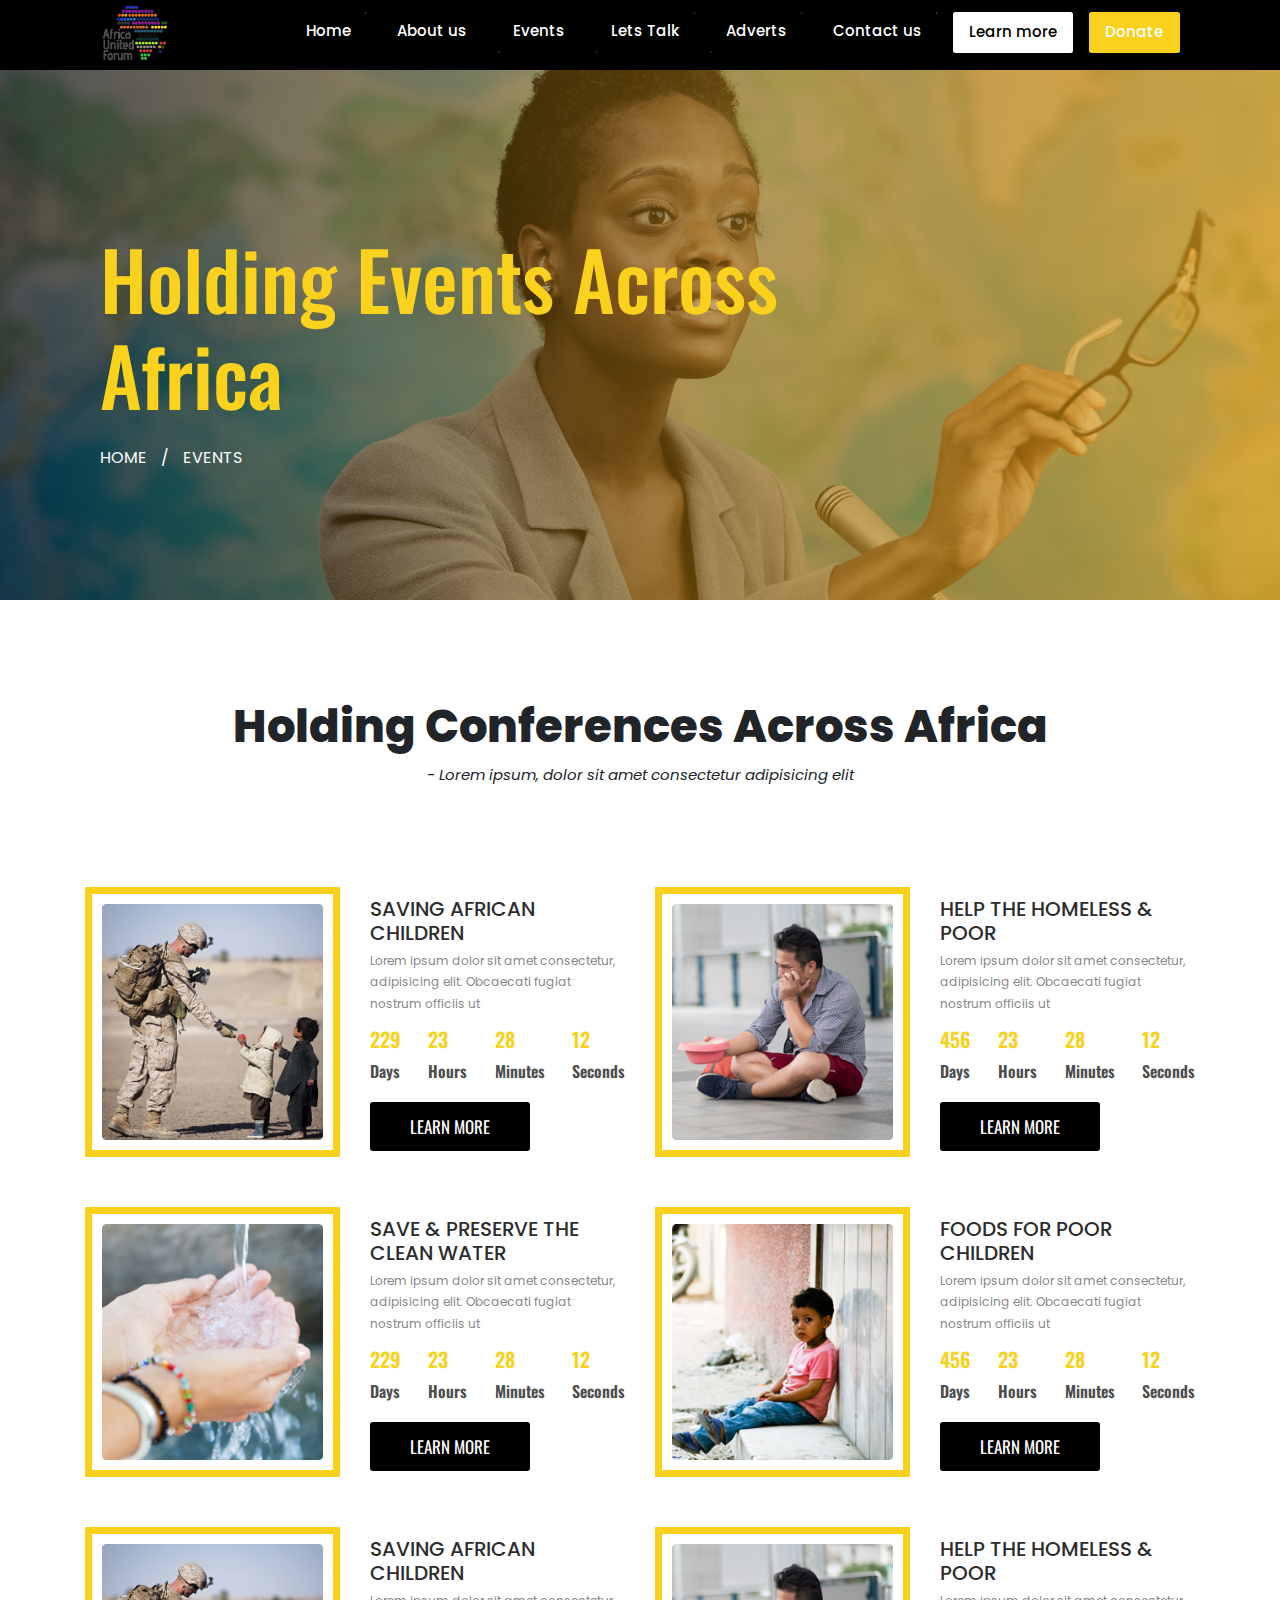
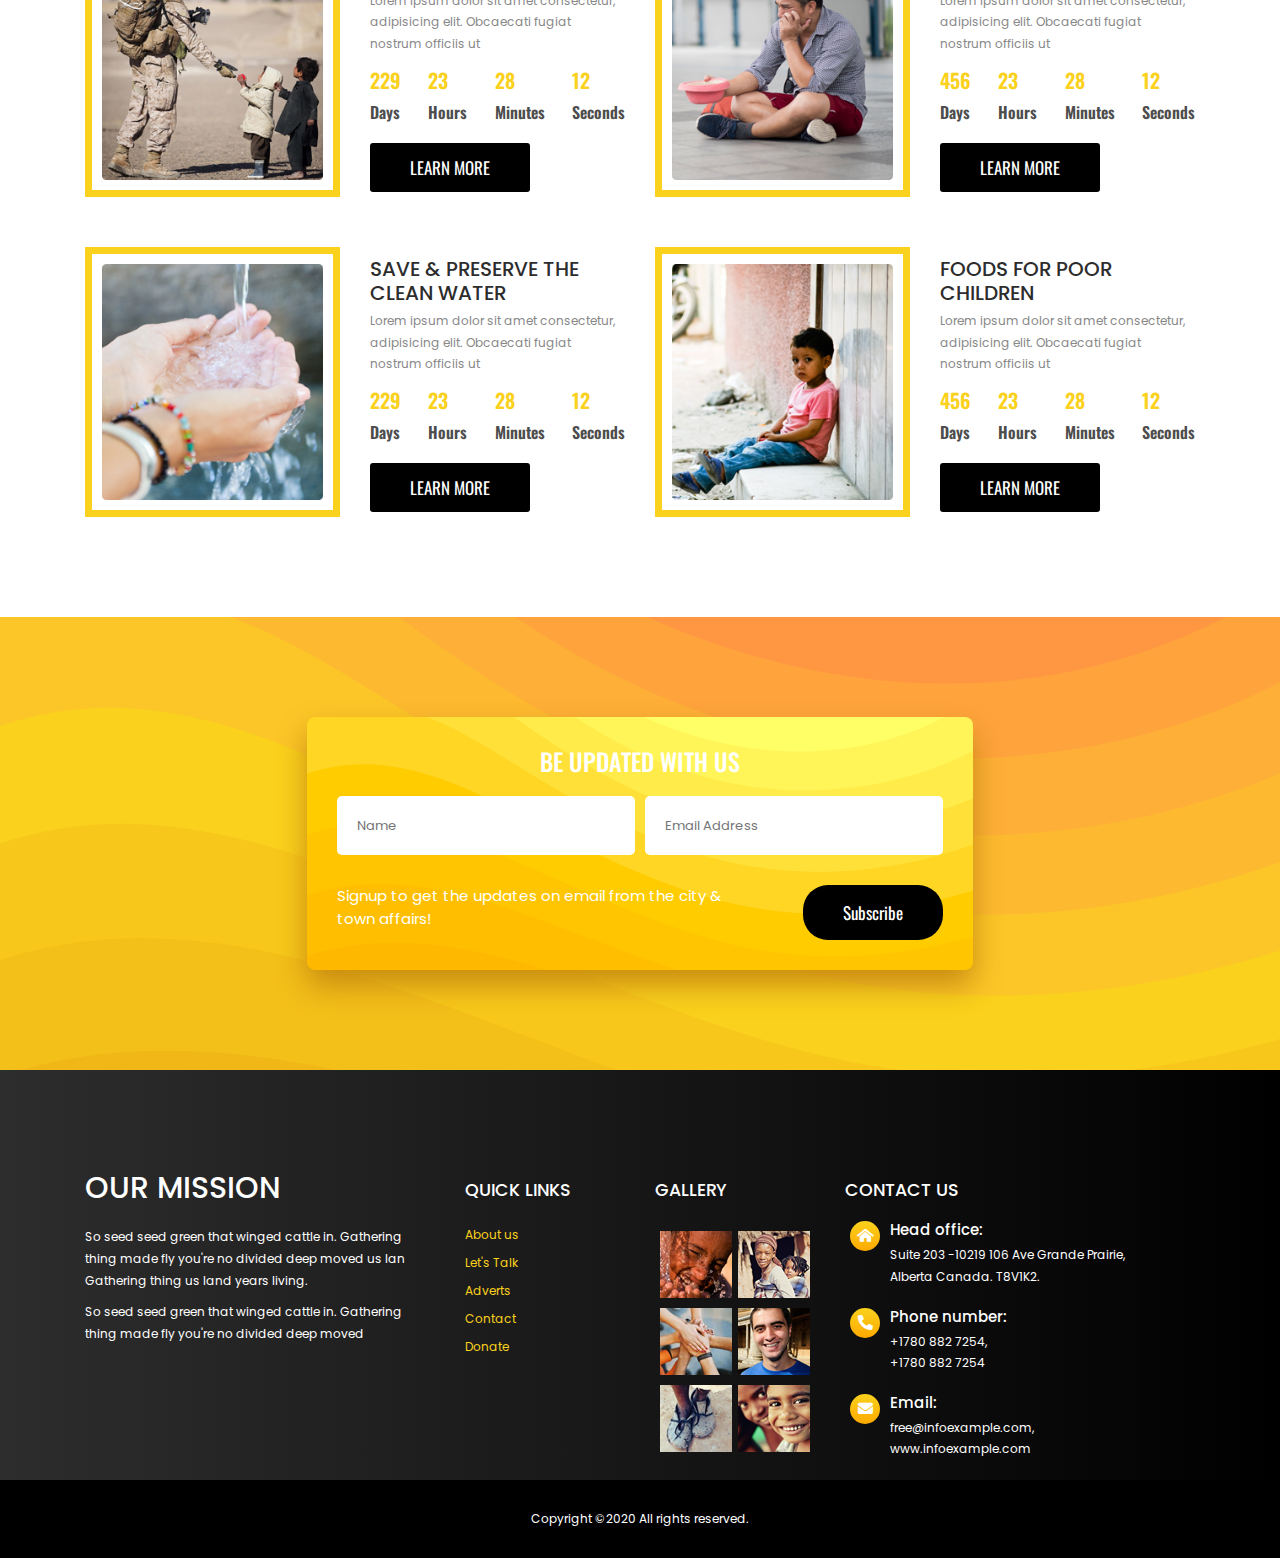
<file: event.html>
<!DOCTYPE html>
<html lang="en">

<head>
    <meta charset="UTF-8">
    <meta name="viewport" content="width=device-width, initial-scale=1.0">
    <title>AFRICA UNITED YOUTHS FORUM</title>
    <!-- Styling -->
    <link rel="stylesheet" href="assets/sass/main.css">
    <!-- Boostrap -->
    <link rel="stylesheet" href="assets/sass/vendors/bootstrap.css">
    <link href="https://fonts.googleapis.com/css2?family=Oswald:wght@300&display=swap" rel="stylesheet">
    <!-- Fonts -->
    <link rel="stylesheet" href="assets/fonts/css/all.css">
</head>

<body>

    <!-- Header -->
    <header class="header header-2">
        <div class="header-bg"></div>
        <div class="container">
            <nav class="header__nav header__nav-2" id="navbar">
                <div class="container">

                    <div class="row">
                        <div class="col-lg-2">
                            <div class="header__nav--logo">
                                <a href="index.html">
                                    <img src="assets/img/logo.png" alt="header-logo" />
                                </a>
                            </div>
                            <i class="fad fa-bars" id="toggle"></i>
                        </div>
                        <div class="col-lg-10">
                            <ul class="navigation">
                                <li><a href="index.html" class="navbar-links">Home</a></li>
                                <li><a href="about.html" class="navbar-links">About us</a></li>
                                <li><a href="event.html" class="navbar-links">Events</a></li>
                                <li><a href="blog.html" class="navbar-links">Lets Talk</a></li>
                                <li><a href="advert.html" class="navbar-links">Adverts</a></li>
                                <li><a href="contact.html" class="navbar-links">Contact us</a></li>
                                <li class="btn"><a href="register.html">Learn more</a></li>
                                <li class="btn btn-2"><a href="donate.html">Donate</a></li>
                            </ul>
                        </div>
                    </div>
                </div>
            </nav>

            <div class="container">
                <div class="header__banner">
                    <div class="row">
                        <div class="col-lg-8">
                            <div class="banner-content banner-content-2">
                                <h1 class="banner-caption">Holding Events Across Africa</h1>
                                <p class="banner-text banner-text-2">HOME <span>/</span> EVENTS</p>
                            </div>
                        </div>
                        <div class="col-lg-4"></div>
                    </div>
                </div>
            </div>
        </div>
    </header>

    <!-- Main -->
    <main class="start">


        <div class="section-conference section-padding">
            <div class="container">
                <div class="sec-con">
                    <h1 class="section-heading">Holding Conferences Across Africa</h1>
                    <p class="section-caption"><span>-</span> Lorem ipsum, dolor sit amet consectetur adipisicing elit
                    </p>

                    <div class="sec-con--content">
                        <div class="row">
                            <div class="col-lg-6">
                                <div class="row">
                                    <div class="col-md-6">
                                        <img src="assets/img/events/e1.jpg" alt="eve-bg" class="sec-con--bg" />
                                    </div>
                                    <div class="col-md-6">
                                        <h2>Saving African Children</h2>
                                        <p>Lorem ipsum dolor sit amet consectetur, adipisicing elit. Obcaecati fugiat
                                            nostrum officiis ut </p>
                                        <div class="sec-eve-timer">
                                            <ul>
                                                <li>229 <br> <span>Days</span></li>
                                                <li>23 <br> <span>Hours</span></li>
                                                <li>28 <br> <span>Minutes</span></li>
                                                <li>12 <br> <span>Seconds</span></li>
                                            </ul>
                                            <a href="#" class="btn-yel">Learn more</a>
                                        </div>
                                    </div>
                                </div>
                            </div>
                            <div class="col-lg-6">
                                <div class="row">
                                    <div class="col-md-6">
                                        <img src="assets/img/events/e2.jpg" alt="eve-bg" class="sec-con--bg" />
                                    </div>
                                    <div class="col-md-6">
                                        <h2>Help the Homeless & Poor</h2>
                                        <p>Lorem ipsum dolor sit amet consectetur, adipisicing elit. Obcaecati fugiat
                                            nostrum officiis ut </p>
                                        <div class="sec-eve-timer">
                                            <ul>
                                                <li>456 <br> <span>Days</span></li>
                                                <li>23 <br> <span>Hours</span></li>
                                                <li>28 <br> <span>Minutes</span></li>
                                                <li>12 <br> <span>Seconds</span></li>
                                            </ul>
                                            <a href="#" class="btn-yel">Learn more</a>
                                        </div>
                                    </div>
                                </div>
                            </div>
                            <div class="col-lg-6">
                                <div class="row">
                                    <div class="col-md-6">
                                        <img src="assets/img/events/e3.jpg" alt="eve-bg" class="sec-con--bg" />
                                    </div>
                                    <div class="col-md-6">
                                        <h2>Save & preserve the clean water</h2>
                                        <p>Lorem ipsum dolor sit amet consectetur, adipisicing elit. Obcaecati fugiat
                                            nostrum officiis ut </p>
                                        <div class="sec-eve-timer">
                                            <ul>
                                                <li>229 <br> <span>Days</span></li>
                                                <li>23 <br> <span>Hours</span></li>
                                                <li>28 <br> <span>Minutes</span></li>
                                                <li>12 <br> <span>Seconds</span></li>
                                            </ul>
                                            <a href="#" class="btn-yel">Learn more</a>
                                        </div>
                                    </div>
                                </div>
                            </div>
                            <div class="col-lg-6">
                                <div class="row">
                                    <div class="col-md-6">
                                        <img src="assets/img/events/e4.jpg" alt="eve-bg" class="sec-con--bg" />
                                    </div>
                                    <div class="col-md-6">
                                        <h2>Foods for poor children</h2>
                                        <p>Lorem ipsum dolor sit amet consectetur, adipisicing elit. Obcaecati fugiat
                                            nostrum officiis ut </p>
                                        <div class="sec-eve-timer">
                                            <ul>
                                                <li>456 <br> <span>Days</span></li>
                                                <li>23 <br> <span>Hours</span></li>
                                                <li>28 <br> <span>Minutes</span></li>
                                                <li>12 <br> <span>Seconds</span></li>
                                            </ul>
                                            <a href="#" class="btn-yel">Learn more</a>
                                        </div>
                                    </div>
                                </div>
                            </div>
                            <div class="col-lg-6">
                                <div class="row">
                                    <div class="col-md-6">
                                        <img src="assets/img/events/e1.jpg" alt="eve-bg" class="sec-con--bg" />
                                    </div>
                                    <div class="col-md-6">
                                        <h2>Saving African Children</h2>
                                        <p>Lorem ipsum dolor sit amet consectetur, adipisicing elit. Obcaecati fugiat
                                            nostrum officiis ut </p>
                                        <div class="sec-eve-timer">
                                            <ul>
                                                <li>229 <br> <span>Days</span></li>
                                                <li>23 <br> <span>Hours</span></li>
                                                <li>28 <br> <span>Minutes</span></li>
                                                <li>12 <br> <span>Seconds</span></li>
                                            </ul>
                                            <a href="#" class="btn-yel">Learn more</a>
                                        </div>
                                    </div>
                                </div>
                            </div>
                            <div class="col-lg-6">
                                <div class="row">
                                    <div class="col-md-6">
                                        <img src="assets/img/events/e2.jpg" alt="eve-bg" class="sec-con--bg" />
                                    </div>
                                    <div class="col-md-6">
                                        <h2>Help the Homeless & Poor</h2>
                                        <p>Lorem ipsum dolor sit amet consectetur, adipisicing elit. Obcaecati fugiat
                                            nostrum officiis ut </p>
                                        <div class="sec-eve-timer">
                                            <ul>
                                                <li>456 <br> <span>Days</span></li>
                                                <li>23 <br> <span>Hours</span></li>
                                                <li>28 <br> <span>Minutes</span></li>
                                                <li>12 <br> <span>Seconds</span></li>
                                            </ul>
                                            <a href="#" class="btn-yel">Learn more</a>
                                        </div>
                                    </div>
                                </div>
                            </div>
                            <div class="col-lg-6">
                                <div class="row">
                                    <div class="col-md-6">
                                        <img src="assets/img/events/e3.jpg" alt="eve-bg" class="sec-con--bg" />
                                    </div>
                                    <div class="col-md-6">
                                        <h2>Save & preserve the clean water</h2>
                                        <p>Lorem ipsum dolor sit amet consectetur, adipisicing elit. Obcaecati fugiat
                                            nostrum officiis ut </p>
                                        <div class="sec-eve-timer">
                                            <ul>
                                                <li>229 <br> <span>Days</span></li>
                                                <li>23 <br> <span>Hours</span></li>
                                                <li>28 <br> <span>Minutes</span></li>
                                                <li>12 <br> <span>Seconds</span></li>
                                            </ul>
                                            <a href="#" class="btn-yel">Learn more</a>
                                        </div>
                                    </div>
                                </div>
                            </div>
                            <div class="col-lg-6">
                                <div class="row">
                                    <div class="col-md-6">
                                        <img src="assets/img/events/e4.jpg" alt="eve-bg" class="sec-con--bg" />
                                    </div>
                                    <div class="col-md-6">
                                        <h2>Foods for poor children</h2>
                                        <p>Lorem ipsum dolor sit amet consectetur, adipisicing elit. Obcaecati fugiat
                                            nostrum officiis ut </p>
                                        <div class="sec-eve-timer">
                                            <ul>
                                                <li>456 <br> <span>Days</span></li>
                                                <li>23 <br> <span>Hours</span></li>
                                                <li>28 <br> <span>Minutes</span></li>
                                                <li>12 <br> <span>Seconds</span></li>
                                            </ul>
                                            <a href="#" class="btn-yel">Learn more</a>
                                        </div>
                                    </div>
                                </div>
                            </div>
                        </div>
                    </div>
                </div>
            </div>
        </div>


        <section class="section-newsletter section-padding">
            <div class="container">
                <form class="form" action="" method="get">
                    <h2>Be Updated with us</h2>

                    <div class="form-box">
                        <input type="text" placeholder="Name" class="form-input" required />
                        <input type="email" placeholder="Email Address" class="form-input" required />
                    </div>

                    <div class="form-box form-box-2">
                        <p>Signup to get the updates on email from the city & town affairs!</p>
                        <button type="submit">Subscribe</button>
                    </div>
                </form>
            </div>
        </section>
        
    </main>


    <!-- Footer -->
    <footer class="footer">
        <div class="container">
            <div class="row">
                <div class="col-lg-4">
                    <h1>Our mission</h1>
                    <p class="footer-caption">So seed seed green that winged cattle in. Gathering thing made fly you're
                        no divided deep moved us lan Gathering thing us land years living.</p>
                    <p class="footer-caption">So seed seed green that winged cattle in. Gathering thing made fly you're
                        no divided deep moved</p>
                </div>
                <div class="col-lg-2">
                    <h3>Quick Links</h3>
                    <ul>
                        <li><a href="#">About us</a></li>
                        <li><a href="#">Let's Talk</a></li>
                        <li><a href="#">Adverts</a></li>
                        <li><a href="#">Contact</a></li>
                        <li><a href="#">Donate</a></li>
                    </ul>
                </div>
                <div class="col-lg-2">
                    <h3 class="mt">Gallery</h3>
                    <div class="footer-box">
                        <img src="assets/img/footer-bg/g1.jpg" alt="gallery-bg" />
                        <img src="assets/img/footer-bg/g2.jpg" alt="gallery-bg" />
                    </div>
                    <div class="footer-box">
                        <img src="assets/img/footer-bg/g3.jpg" alt="gallery-bg" />
                        <img src="assets/img/footer-bg/g4.jpg" alt="gallery-bg" />
                    </div>
                    <div class="footer-box">
                        <img src="assets/img/footer-bg/g5.jpg" alt="gallery-bg" />
                        <img src="assets/img/footer-bg/g6.jpg" alt="gallery-bg" />
                    </div>
                </div>
                <div class="col-lg-4">
                    <h3>Contact us</h3>
                    <div class="footer-box footer-box-2">
                        <i class="fa fa-home-alt"></i>
                        <div>
                            <h4>Head office:</h4>
                            <p class="footer-caption">Suite 203 -10219 106 Ave Grande Prairie, <br> Alberta Canada.
                                T8V1K2.</p>
                        </div>
                    </div>
                    <div class="footer-box footer-box-2">
                        <i class="fa fa-phone-alt"></i>
                        <div>
                            <h4>Phone number:</h4>
                            <p class="footer-caption">+1780 882 7254, <br> +1780 882 7254</p>
                        </div>
                    </div>
                    <div class="footer-box footer-box-2">
                        <i class="fa fa-envelope"></i>
                        <div>
                            <h4>Email:</h4>
                            <p class="footer-caption">free@infoexample.com, <br> www.infoexample.com</p>
                        </div>
                    </div>
                </div>
            </div>
        </div>

        <div class="footer-copyright">
            <p>Copyright ©2020 All rights reserved.</p>
        </div>
    </footer>


    <!-- external script -->
    <script src="assets/js/script.js"></script>
</body>

</html>
</file>
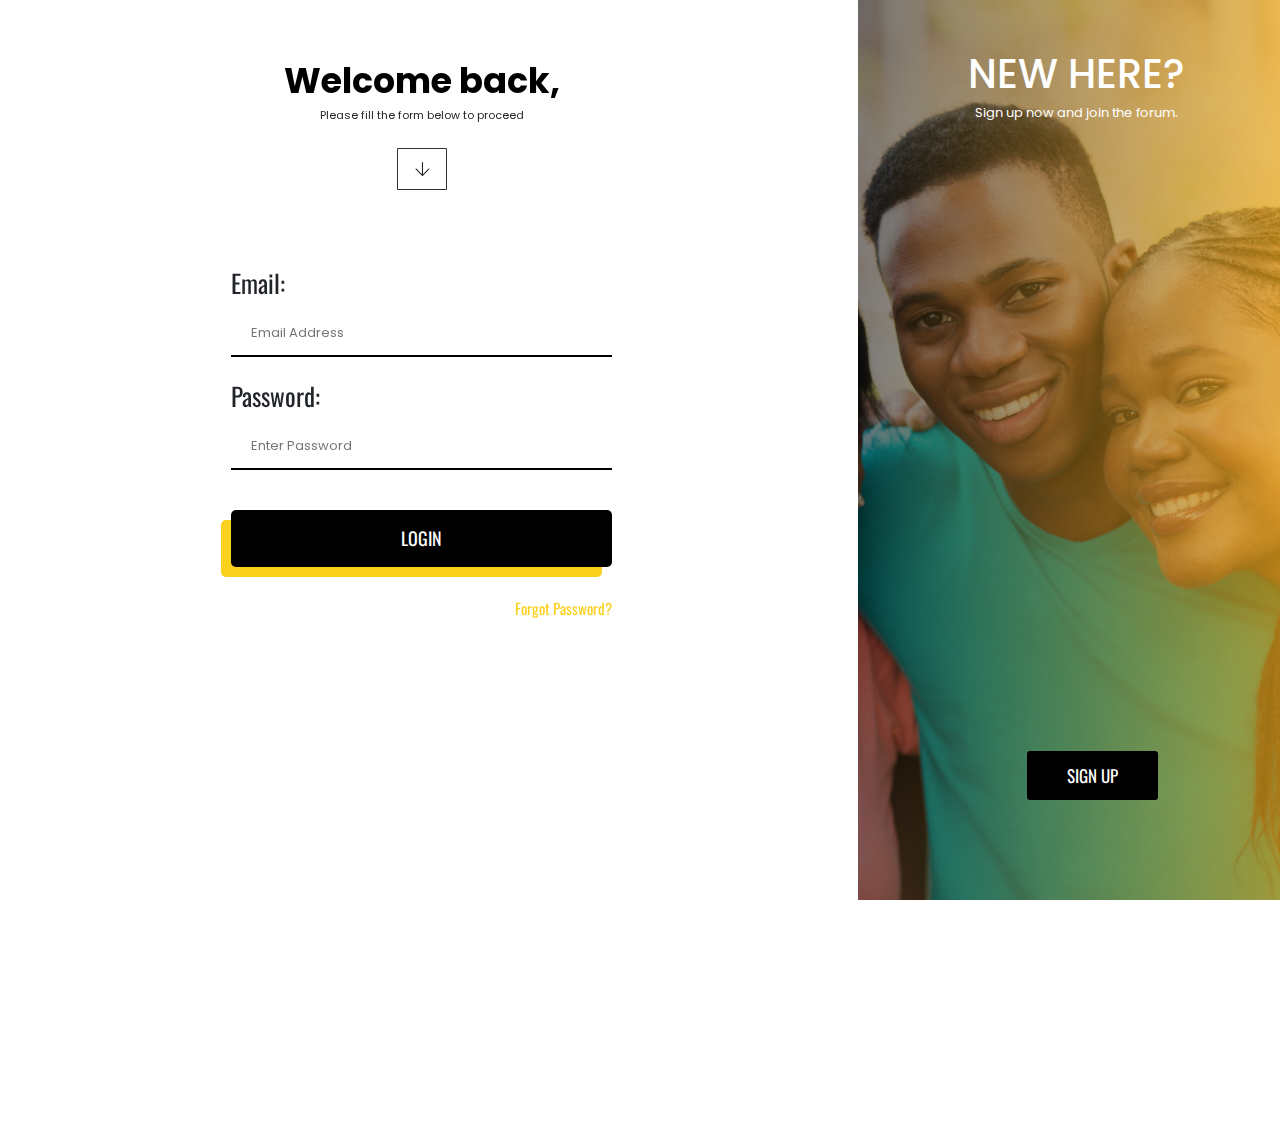
<file: login.html>
<!DOCTYPE html>
<html lang="en">

<head>
    <meta charset="UTF-8">
    <meta name="viewport" content="width=device-width, initial-scale=1.0">
    <title>AFRICA UNITED YOUTHS FORUM</title>
    <!-- Styling -->
    <link rel="stylesheet" href="assets/sass/main.css">
    <!-- Boostrap -->
    <link rel="stylesheet" href="assets/sass/vendors/bootstrap.css">
    <link href="https://fonts.googleapis.com/css2?family=Oswald:wght@300&display=swap" rel="stylesheet">
    <!-- Fonts -->
    <link rel="stylesheet" href="assets/fonts/css/all.css">
</head>

<body>

    <div class="login">
        <div class="row">
            <div class="col-lg-8">
                <div class="login-box login-box-2">
                    <h2>Welcome back,</h2>
                    <p>Please fill the form below to proceed</p>
                    <i class="fal fa-arrow-down"></i>
                    <form action="index.html" class="form">
                        <div class="form-box">
                            <label for="email">Email:</label> <br>   
                            <input type="text" placeholder="Email Address" class="form-input" required/>
                        </div>
                        <div class="form-box">
                            <label for="pass0">Password:</label> <br> 
                            <input type="password" placeholder="Enter Password" class="form-input" required/>
                        </div>
                        <button type="submit">Login</button>
                    </form> 
                    <a href="#" class="fg-pass">Forgot Password?</a>
                </div>
            </div>
            <div class="col-lg-4">
                <div class="rgt-content">
                    <h1>New Here?</h1>
                    <p>Sign up now and join the forum.</p>
                    <a href="register.html">Sign up</a>
                </div>
            </div>
        </div>
    </div>


    <!-- external script -->
    <script src="assets/js/script.js"></script>
</body>

</html>
</file>
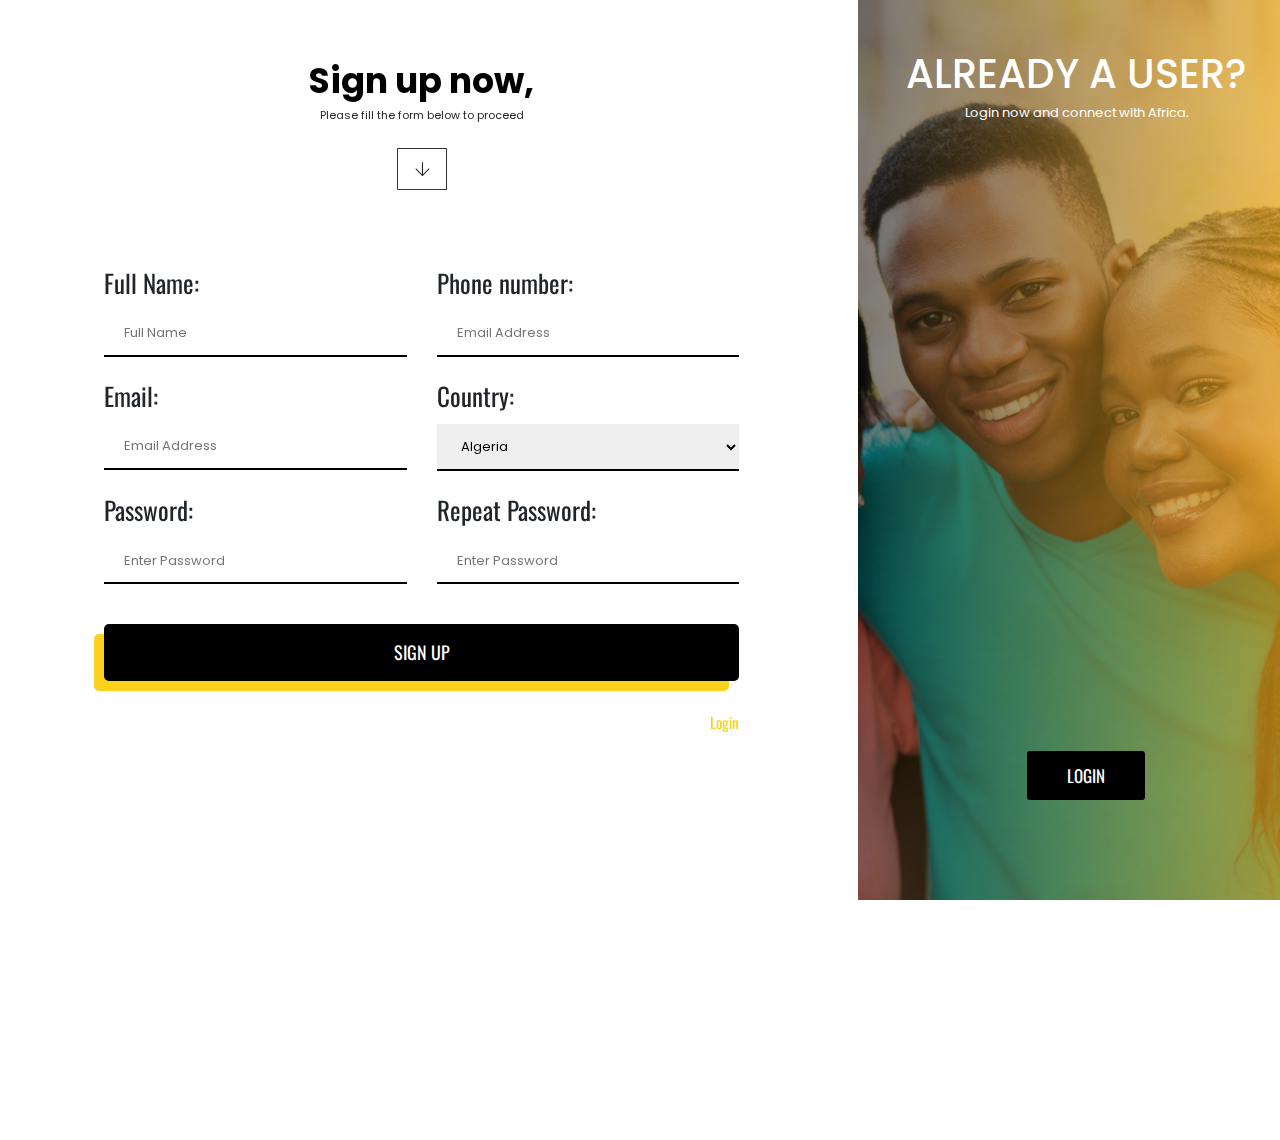
<file: register.html>
<!DOCTYPE html>
<html lang="en">

<head>
    <meta charset="UTF-8">
    <meta name="viewport" content="width=device-width, initial-scale=1.0">
    <title>AFRICA UNITED YOUTHS FORUM</title>
    <!-- Styling -->
    <link rel="stylesheet" href="assets/sass/main.css">
    <!-- Boostrap -->
    <link rel="stylesheet" href="assets/sass/vendors/bootstrap.css">
    <link href="https://fonts.googleapis.com/css2?family=Oswald:wght@300&display=swap" rel="stylesheet">
    <!-- Fonts -->
    <link rel="stylesheet" href="assets/fonts/css/all.css">
</head>

<body>

    <div class="login">
        <div class="row">
            <div class="col-lg-8">
                <div class="login-box">
                    <h2>Sign up now,</h2>
                    <p>Please fill the form below to proceed</p>
                    <i class="fal fa-arrow-down"></i>
                    <form action="index.html" class="form">
                        <div class="row">
                            <div class="col-lg-6">
                                <div class="form-box">
                                    <label for="name">Full Name:</label> <br>
                                    <input type="text" placeholder="Full Name" class="form-input" required />
                                </div>
                            </div>
                            <div class="col-lg-6">
                                <div class="form-box">
                                    <label for="phone">Phone number:</label> <br>
                                    <input type="text" placeholder="Email Address" class="form-input" required />
                                </div>
                            </div>
                            <div class="col-lg-6">
                                <div class="form-box">
                                    <label for="email">Email:</label> <br>
                                    <input type="text" placeholder="Email Address" class="form-input" required />
                                </div>
                            </div>
                            <div class="col-lg-6">
                                <div class="form-box">
                                    <label for="email">Country:</label> <br>
                                    <select class="form-input">
                                        <option>Algeria</option>
                                        <option>Angola</option>
                                        <option>Congo</option>
                                        <option>Ethopia</option>
                                        <option>Nigeria</option>
                                    </select>
                                </div>
                            </div>
                            <div class="col-lg-6">
                                <div class="form-box">
                                    <label for="pass0">Password:</label> <br>
                                    <input type="password" placeholder="Enter Password" class="form-input" required />
                                </div>
                            </div>
                            <div class="col-lg-6">
                                <div class="form-box">
                                    <label for="pass1">Repeat Password:</label> <br>
                                    <input type="password" placeholder="Enter Password" class="form-input" required />
                                </div>
                            </div>
                        </div>
                        <button type="submit">Sign up</button>
                    </form>
                    <a href="login.html" class="fg-pass">Login</a>
                </div>
            </div>
            <div class="col-lg-4">
                <div class="rgt-content">
                    <h1>Already a user?</h1>
                    <p>Login now and connect with Africa.</p>
                    <a href="login.html">Login</a>
                </div>
            </div>
        </div>
    </div>


    <!-- external script -->
    <script src="assets/js/script.js"></script>
</body>

</html>
</file>
<file: assets/sass/main.css>
/*
0 - 600px:      Phone
600 - 900px:    Tablet portrait
900 - 1200px:   Tablet landscape
[1200 - 1800] is where our normal styles apply
1800px + :      Big desktop

$breakpoint arguement choices:
- phone
- tab-port
- tab-land
- big-desktop

ORDER: Base + typography > general layout + grid > page layout > components

1em = 16px
*/
@import url("https://fonts.googleapis.com/css?family=Poppins:300,400,500,600,700&display=swap");
*,
*::before,
*::after {
  padding: 0;
  margin: 0;
}

html {
  font-size: 62.5%;
  -webkit-box-sizing: border-box;
          box-sizing: border-box;
}

body {
  -webkit-box-sizing: inherit;
          box-sizing: inherit;
  overflow-x: hidden;
}

body {
  font-family: 'Poppins', arial;
}

/* Poppins font */
a {
  text-decoration: none !important;
}

.section-padding {
  padding: 10rem 0;
}

@media only screen and (max-width: 56.25em) {
  .section-padding {
    padding: 5rem 0;
  }
}

.section-padding-2 {
  padding: 5rem 0;
}

.section-heading {
  font-size: 4.5rem;
  margin-bottom: 1rem;
  font-family: "Poppins" !important;
  font-weight: 800;
}

.section-caption {
  font-size: 1.5rem;
  font-family: "Poppins" !important;
  font-style: italic;
}

.header__banner {
  position: relative;
  width: 100%;
  height: 80%;
  top: 10rem;
  z-index: 2;
}

.header__banner .banner-content {
  margin-top: 18rem;
  width: 100%;
}

.header__banner .banner-content-2 {
  margin-top: 13rem;
}

@media only screen and (max-width: 75em) {
  .header__banner .banner-content {
    margin-top: 5rem;
  }
}

.header__banner .banner-content .btn-yel {
  color: #fff;
  font-size: 1.7rem;
  font-family: 'Oswald';
  padding: 1.2rem 4rem;
  background-color: #000;
  text-decoration: none;
  border-radius: 0.3rem;
  -webkit-transition: all .3s;
  transition: all .3s;
  text-transform: uppercase;
}

.header__banner .banner-content .btn-yel:hover {
  letter-spacing: .2rem;
  background-color: #fad11d;
}

.header__banner .banner-caption {
  font-size: 8rem;
  color: #fad11d;
  font-family: 'Oswald';
}

@media only screen and (max-width: 37.5em) {
  .header__banner .banner-caption {
    font-size: 5.5rem;
  }
}

.header__banner .banner-text {
  color: #fff;
  font-size: 1.6rem;
  width: 90%;
  line-height: 2;
  font-family: 'Poppins';
  margin-bottom: 4rem;
}

.header__banner .banner-text-2 {
  margin-top: 2rem;
}

.header__banner .banner-text-2 span {
  padding: 0 1rem;
}

@media only screen and (max-width: 37.5em) {
  .header__banner .banner-text {
    font-size: 1.4rem;
    width: 100%;
  }
}

.header__nav {
  width: 100%;
  border-bottom: 1px solid #fff;
  height: 7rem;
  position: fixed;
  top: 0;
  left: 0;
  z-index: 10;
  -webkit-transition: all .3s;
  transition: all .3s;
}

.header__nav-2 {
  background-color: #000 !important;
  border-bottom: none !important;
}

@media only screen and (max-width: 75em) {
  .header__nav {
    background-color: #000 !important;
    border-bottom: none !important;
  }
}

.header__nav .fad {
  color: #fff;
  position: absolute;
  float: right;
  right: 2rem;
  top: 2rem;
  font-size: 3rem;
  display: none;
}

@media screen and (max-width: 990px) {
  .header__nav .fad {
    display: block;
  }
}

.header__nav--logo {
  width: 100%;
}

.header__nav--logo img {
  height: 10rem;
  -webkit-transform: scale(1.4);
          transform: scale(1.4);
  margin-top: -1.7rem;
}

@media only screen and (max-width: 75em) {
  .header__nav--logo img {
    -webkit-transform: scale(1.35);
            transform: scale(1.35);
  }
}

.header__nav ul {
  display: -webkit-box;
  display: -ms-flexbox;
  display: flex;
  -webkit-box-pack: space-evenly;
      -ms-flex-pack: space-evenly;
          justify-content: space-evenly;
  margin-top: 1.2rem;
  z-index: 10;
  -webkit-transition: all .3s;
  transition: all .3s;
}

@media screen and (max-width: 991px) {
  .header__nav ul {
    display: block;
    margin-top: 0;
    background-image: -webkit-gradient(linear, left top, right top, from(#2d2d2d), to(#000));
    background-image: linear-gradient(to right, #2d2d2d, #000);
    height: 0;
    overflow: hidden;
    border-radius: .8rem;
  }
}

.header__nav ul .btn {
  background-color: #fff;
}

.header__nav ul .btn::before, .header__nav ul .btn::after {
  display: none;
}

.header__nav ul .btn a {
  color: #000;
}

.header__nav ul .btn-2 {
  background-color: #fad11d;
}

.header__nav ul .btn-2:hover a {
  color: #000;
}

.header__nav ul .btn-2 a {
  color: #fff;
}

.header__nav ul li {
  display: inline;
  padding: .8rem 1.2vw;
  position: relative;
  overflow: hidden;
}

@media only screen and (max-width: 75em) {
  .header__nav ul li {
    display: block;
    margin-bottom: 1rem;
  }
}

.header__nav ul li:hover a {
  color: #fad11d;
}

.header__nav ul li::before {
  width: 100%;
  height: 2px;
  background-color: #fad11d;
  position: absolute;
  top: 0;
  left: 0;
  content: '';
  -webkit-transform: translateX(100%);
          transform: translateX(100%);
  -webkit-transition: all .3s;
  transition: all .3s;
}

.header__nav ul li::after {
  width: 100%;
  height: 2px;
  background-color: #fad11d;
  position: absolute;
  bottom: 0;
  left: 0;
  content: '';
  -webkit-transform: translateX(-100%);
          transform: translateX(-100%);
  -webkit-transition: all .3s;
  transition: all .3s;
}

.header__nav ul li:hover::before {
  -webkit-transform: translateX(0);
          transform: translateX(0);
}

.header__nav ul li:hover::after {
  -webkit-transform: translateX(0);
          transform: translateX(0);
}

.header__nav ul li a {
  color: #fff;
  font-size: 1.5rem;
  font-family: 'Poppins';
  font-weight: 500;
  text-decoration: none;
}

.pagination {
  display: inline-block;
  margin-top: 3rem;
  position: relative;
  -webkit-transform: translateX(-50%);
          transform: translateX(-50%);
  left: 50%;
}

.pagination a {
  color: #4d4d4d;
  float: left;
  padding: 8px 16px;
  text-decoration: none;
  font-family: 'Poppins';
  font-size: 1.5rem;
  border: 1px solid #d2d2d2;
}

.pagination a:first-child {
  border-top-left-radius: .5rem;
  border-bottom-left-radius: .5rem;
}

.pagination a:last-child {
  border-top-right-radius: .5rem;
  border-bottom-right-radius: .5rem;
}

.pagination a.active {
  background-color: #fad11d;
  color: white;
  border: 1px solid #fad11d;
}

.pagination a:hover:not(.active) {
  background-color: #000;
  color: #fff;
  border: 1px solid #000;
}

.login {
  width: 100%;
  height: 100vh;
  position: fixed;
  font-family: 'Poppins';
  overflow-x: hidden;
}

@media only screen and (max-width: 56.25em) {
  .login {
    height: 100%;
    padding-bottom: 5rem;
    overflow-y: scroll;
  }
}

.login-box {
  padding: 3rem 2rem;
  margin: 0 auto;
  padding-top: 6rem;
  max-width: 80%;
}

.login-box-2 {
  max-width: 50%;
}

@media only screen and (max-width: 75em) {
  .login-box {
    padding-top: 3rem;
    padding-bottom: 5rem;
  }
}

.login-box .fg-pass {
  position: relative;
  top: 3rem;
  float: right;
  right: 0;
  font-family: 'Oswald';
  font-size: 1.5rem;
  color: #fad11d;
}

.login-box .fg-pass:hover {
  color: #000;
}

@media only screen and (max-width: 75em) {
  .login-box {
    max-width: 60%;
  }
}

@media only screen and (max-width: 56.25em) {
  .login-box {
    max-width: 90%;
  }
}

.login-box .fa-arrow-down {
  font-size: 2rem;
  text-align: center;
  width: 6rem;
  height: 5rem;
  position: relative;
  margin-top: 1rem;
  -webkit-transform: translateX(-50%) scale(0.8);
          transform: translateX(-50%) scale(0.8);
  left: 50%;
  outline: 1px solid #000;
  line-height: 5rem;
}

.login-box p {
  text-align: center;
  font-size: 1.1rem;
}

.login-box .form {
  margin-top: 7rem;
}

@media only screen and (max-width: 75em) {
  .login-box .form {
    margin-top: 0;
  }
}

.login-box .form-box {
  margin-bottom: 2rem;
  overflow: visible;
}

@media only screen and (max-width: 75em) {
  .login-box .form-box {
    margin-bottom: 1rem;
  }
}

.login-box .form-box label {
  font-size: 2.5rem;
  font-family: 'Oswald';
  margin-bottom: 1rem;
}

@media only screen and (max-width: 56.25em) {
  .login-box .form-box label {
    font-size: 2rem;
  }
}

.login-box .form button {
  margin-top: 2rem;
  padding: 1.5rem;
  width: 100%;
  border: none;
  outline: none;
  background-color: #000;
  color: #fff;
  font-family: 'Oswald';
  font-size: 1.8rem;
  text-transform: uppercase;
  position: relative;
  border-radius: 0.5rem;
  cursor: pointer;
}

.login-box .form button:hover::before {
  left: 0;
  top: 0;
}

.login-box .form button::before {
  width: 100%;
  height: 100%;
  content: '';
  position: absolute;
  left: -1rem;
  z-index: -1;
  top: 1rem;
  border-radius: 0.5rem;
  background: #fad11d;
  -webkit-transition: all .3s;
  transition: all .3s;
}

.login-box .form-input {
  width: 100%;
  padding: 1.2rem 2rem;
  font-size: 1.3rem;
  border: none;
  border-bottom: 2px solid #000;
  outline: none;
}

.login-box h2 {
  color: #000;
  font-size: 3.5rem;
  font-weight: 700;
  text-align: center;
}

.login .col-lg-4 {
  padding: 0 !important;
  height: 100vh;
  background-image: -webkit-gradient(linear, left top, right top, from(rgba(0, 0, 0, 0.5)), to(rgba(233, 165, 20, 0.7))), url("../img/login2.jpg");
  background-image: linear-gradient(to right, rgba(0, 0, 0, 0.5), rgba(233, 165, 20, 0.7)), url("../img/login2.jpg");
  background-position: left center;
  background-size: cover;
  background-repeat: no-repeat;
}

@media screen and (max-width: 991px) {
  .login .col-lg-4 {
    display: none;
  }
}

.login .col-lg-4 .rgt-content {
  margin-top: 5rem;
  text-align: center;
  color: #fff;
}

.login .col-lg-4 .rgt-content h1 {
  font-size: 4rem;
  text-transform: uppercase;
}

.login .col-lg-4 .rgt-content p {
  font-size: 1.3rem;
}

.login .col-lg-4 .rgt-content a {
  color: #fff;
  font-size: 1.7rem;
  font-family: 'Oswald';
  padding: 1.2rem 4rem;
  background-color: #000;
  text-decoration: none;
  border-radius: 0.3rem;
  -webkit-transition: all .3s;
  transition: all .3s;
  text-transform: uppercase;
  position: absolute;
  bottom: 10rem;
  margin-left: -5rem;
}

.donate-container {
  font-family: 'Poppins';
}

.donate-container .form button {
  width: 60% !important;
  padding: 2rem;
  margin: 3rem auto;
  background-color: #000;
  font-size: 2rem;
  font-family: 'Oswald';
  color: #fad11d;
  border-radius: 0.8rem;
  border: none;
  cursor: pointer;
  text-transform: uppercase;
}

.donate-container .row {
  margin-top: 0 !important;
}

.donate-container .row .col-md-6 select {
  width: 100%;
  padding: 2rem;
  margin-top: 1rem;
  font-size: 1.4rem !important;
  outline: none;
  border: 1px solid #d2d2d2;
  border-radius: 0.6rem;
}

.donate-container .row .col-md-6 select option {
  padding: 1rem 0;
}

.donate-container .row .col-md-6 .form-input {
  width: 100%;
  padding: 2rem;
  margin-top: 1rem;
  border: 1px solid #d2d2d2;
  border-radius: .6rem;
  font-size: 1.4rem;
  outline: none;
}

.donate-container h2 {
  margin-top: 5rem;
  text-transform: capitalize;
}

.donate-container h2 span {
  font-size: 1.5rem;
  color: #888888;
}

.donate-box ul {
  display: -webkit-box;
  display: -ms-flexbox;
  display: flex;
  margin-top: 2rem;
}

@media only screen and (max-width: 56.25em) {
  .donate-box ul {
    display: block;
  }
}

.donate-box ul .active {
  background-color: #fad11d;
  color: #fff;
  border: 1px solid #fad11d;
}

.donate-box ul li {
  display: inline;
  list-style: none;
  padding: 2.5rem 3rem;
  border: 1px solid #d2d2d2;
  font-size: 1.8rem;
  font-family: 'Oswald';
  border-radius: 0.6rem;
  cursor: pointer;
}

@media only screen and (max-width: 56.25em) {
  .donate-box ul li {
    display: block;
    width: 48%;
    float: left;
    left: 0;
    position: relative;
    padding: 1.5rem 2rem;
    margin-bottom: 1rem;
  }
}

.donate-box ul li:hover {
  background-color: #fad11d;
  color: #fff;
  border: 1px solid #fad11d;
}

.donate-box ul li:not(:last-child) {
  margin-right: .5rem;
}

.donate-box ul .form [type="text"] {
  padding: 2.5rem 3rem;
  border: 1px solid #d2d2d2;
  font-size: 1.8rem;
  font-family: 'Oswald';
  border-radius: 0.6rem;
  outline: none;
  background-color: #fff !important;
  color: #fad11d !important;
}

@media only screen and (max-width: 56.25em) {
  .donate-box ul .form [type="text"] {
    padding: 1.5rem 2rem;
  }
}

.header {
  height: 80rem;
  background-image: url("../img/bg4.jpg");
  background-repeat: no-repeat;
  background-size: cover;
  z-index: 5;
  overflow: hidden;
}

.header-2 {
  height: 60rem;
  background-image: -webkit-gradient(linear, left top, right top, from(rgba(0, 0, 0, 0.5)), to(rgba(233, 165, 20, 0.7))), url("../img/banner.jpg");
  background-image: linear-gradient(to right, rgba(0, 0, 0, 0.5), rgba(233, 165, 20, 0.7)), url("../img/banner.jpg");
}

@media only screen and (max-width: 56.25em) {
  .header-2 {
    height: 55rem !important;
  }
}

.header-2::before {
  display: none;
}

.header-3 {
  background-position: center left;
  background-image: -webkit-gradient(linear, left top, right top, from(rgba(0, 0, 0, 0.5)), to(rgba(233, 165, 20, 0.7))), url("../img/contact-us.jpg");
  background-image: linear-gradient(to right, rgba(0, 0, 0, 0.5), rgba(233, 165, 20, 0.7)), url("../img/contact-us.jpg");
}

.header-4 {
  background-image: -webkit-gradient(linear, left top, right top, from(rgba(0, 0, 0, 0.5)), to(rgba(233, 165, 20, 0.7))), url("../img/banner3.jpg");
  background-image: linear-gradient(to right, rgba(0, 0, 0, 0.5), rgba(233, 165, 20, 0.7)), url("../img/banner3.jpg");
}

.header-5 {
  background-image: -webkit-gradient(linear, left top, right top, from(rgba(0, 0, 0, 0.5)), to(rgba(233, 165, 20, 0.7))), url("../img/banner4.jpg");
  background-image: linear-gradient(to right, rgba(0, 0, 0, 0.5), rgba(233, 165, 20, 0.7)), url("../img/banner4.jpg");
}

.header-6 {
  background-image: -webkit-gradient(linear, left top, right top, from(rgba(0, 0, 0, 0.5)), to(rgba(233, 165, 20, 0.7))), url("../img/banner6.jpg");
  background-image: linear-gradient(to right, rgba(0, 0, 0, 0.5), rgba(233, 165, 20, 0.7)), url("../img/banner6.jpg");
}

@media only screen and (max-width: 56.25em) {
  .header {
    background-position: center center;
    height: 70rem;
  }
}

.header::before {
  position: absolute;
  width: 100%;
  height: 100%;
  z-index: 2;
  content: '';
  background-color: rgba(0, 0, 0, 0.5);
}

.section-video {
  background-image: -webkit-gradient(linear, left top, right top, from(#FF9742), color-stop(rgba(250, 209, 29, 0.8)), to(rgba(233, 165, 20, 0.7))), url("../img/bg0.jpg");
  background-image: linear-gradient(to right, #FF9742, rgba(250, 209, 29, 0.8), rgba(233, 165, 20, 0.7)), url("../img/bg0.jpg");
  background-size: 100%;
  background-repeat: no-repeat;
  padding: 5rem 0 6rem 0;
  font-family: 'Poppins';
}

@media only screen and (max-width: 75em) {
  .section-video {
    background-size: cover;
  }
}

@media only screen and (max-width: 56.25em) {
  .section-video .col-lg-4 {
    margin-bottom: 2rem;
  }
}

.section-video .sec-bg {
  width: 100%;
  height: 30rem;
  margin-top: -15rem;
  position: relative;
  background-image: url("../img/child.jpg");
  border-radius: 0.8rem;
  -webkit-box-shadow: 6px 10px 20px rgba(0, 0, 0, 0.15);
          box-shadow: 6px 10px 20px rgba(0, 0, 0, 0.15);
  z-index: 10;
  overflow: hidden;
}

.section-video .sec-bg::before {
  content: 'African Children';
  position: absolute;
  padding: .7rem 2rem;
  background-color: #fad11d;
  font-family: "Oswald";
  color: #fff;
  font-size: 1.6rem;
  top: 2rem;
  z-index: 2;
}

.section-video .sec-bg::after {
  position: absolute;
  width: 0;
  height: 0;
  content: '';
  float: left;
  left: 0;
  top: 0;
  background: rgba(0, 0, 0, 0.3);
  border-radius: 50%;
  -webkit-transform: scale(2);
          transform: scale(2);
  z-index: 1;
  -webkit-transition: all .3s;
  transition: all .3s;
  -webkit-transition-delay: .5s;
          transition-delay: .5s;
}

.section-video .sec-bg:hover::after {
  width: 100%;
  height: 100%;
}

.section-video .sec-bg-play {
  position: absolute;
  float: right;
  right: 2rem;
  bottom: 2rem;
  cursor: pointer;
  -webkit-transition: all .3s;
  transition: all .3s;
  z-index: 2;
}

.section-video .sec-bg-play:active {
  -webkit-transform: scale(0.85);
          transform: scale(0.85);
}

.section-video .sec-name {
  font-size: 1.6rem;
  font-family: "Oswald";
}

.section-video .sec-name span {
  margin-top: 0.6rem;
  font-size: 1.3rem;
  font-style: italic;
  color: #fff;
  font-family: 'Poppins';
}

.section-video .sec-vd-cp {
  color: #fff;
  font-family: 'Oswald';
  font-size: 4rem;
  font-weight: 500;
  margin-bottom: 1rem;
}

.section-video .sec-vd-text {
  color: #fff;
  font-size: 1.4rem;
  line-height: 1.6;
}

.section-video .sec-ul {
  width: 10rem;
  height: 1px;
  background-color: #000;
}

body {
  height: 114rem;
}

.section-conference {
  background-color: #fff;
}

.section-conference .section-heading,
.section-conference .section-caption {
  text-align: center;
}

.section-conference .row {
  margin-top: 5rem;
}

@media only screen and (max-width: 75em) {
  .section-conference .row .col-lg-6 {
    margin-bottom: 2rem;
  }
}

@media only screen and (max-width: 75em) {
  .section-conference .row .col-md-6 {
    margin-bottom: 1rem;
  }
}

@media only screen and (max-width: 75em) {
  .section-conference .row {
    margin-top: 3rem;
  }
}

.section-conference .event {
  background-color: #fff;
  padding: 1rem 0;
  padding-bottom: 3rem;
  border-bottom-right-radius: .8rem;
  border-bottom-left-radius: .8rem;
  margin-top: -.8rem;
}

.section-conference .sec-eve-box {
  display: -webkit-box;
  display: -ms-flexbox;
  display: flex;
  margin-top: 2rem;
  padding: 0 2rem;
}

.section-conference .sec-eve-box img {
  border-radius: .8rem;
  -webkit-box-shadow: 0 1rem 2rem #d2d2d2;
          box-shadow: 0 1rem 2rem #d2d2d2;
}

.section-conference .sec-eve-content {
  margin-left: 1.5rem;
  margin-top: 0.5rem;
  font-family: 'Poppins';
}

.section-conference .sec-eve-content .time {
  margin-right: 1rem;
  font-weight: 500;
  color: #2d2d2d;
}

.section-conference .sec-eve-content h3 {
  font-size: 1.6rem;
}

.section-conference .sec-eve-content h3 a {
  color: #000;
}

.section-conference .sec-eve-content p {
  color: #fad11d;
  font-weight: 600;
}

.section-conference .sec-con--content .btn-yel {
  color: #fff;
  font-size: 1.7rem;
  font-family: 'Oswald';
  padding: 1.2rem 4rem;
  background-color: #000;
  text-decoration: none;
  border-radius: 0.3rem;
  -webkit-transition: all .3s;
  transition: all .3s;
  text-transform: uppercase;
}

.section-conference .sec-con--content .btn-yel:hover {
  letter-spacing: .2rem;
  background-color: #fad11d;
}

.section-conference .sec-con--content h2 {
  color: #2d2d2d;
  font-family: 'Poppins';
  margin-top: 1rem;
  text-transform: uppercase;
}

.section-conference .sec-con--content p {
  color: #888888;
  font-size: 1.2rem;
  font-family: 'Poppins';
  line-height: 1.8;
  margin-bottom: 1rem;
}

.section-conference .sec-con--content ul {
  display: -webkit-box;
  display: -ms-flexbox;
  display: flex;
  -webkit-box-pack: justify;
      -ms-flex-pack: justify;
          justify-content: space-between;
  font-family: 'Oswald';
  margin-bottom: 3rem;
}

.section-conference .sec-con--content ul li {
  list-style: none;
  font-weight: 600;
  font-size: 2rem;
  color: #fad11d !important;
}

.section-conference .sec-con--content ul li span {
  font-size: 1.6rem;
  color: #4d4d4d;
}

.section-conference .sec-con--content .row img {
  border: 7px solid #fad11d;
  padding: 1rem;
  width: 100%;
}

.section-blog .row {
  margin-top: 5rem;
}

@media only screen and (max-width: 56.25em) {
  .section-blog .row .col-lg-3 {
    margin-bottom: 3rem;
  }
}

.section-blog .form-header {
  font-size: 3rem;
  font-weight: 700;
  font-family: 'Poppins';
  margin-top: 6rem;
  margin-bottom: 3rem;
}

.section-blog .form-box {
  display: -webkit-box;
  display: -ms-flexbox;
  display: flex;
  margin-bottom: 3rem;
}

@media only screen and (max-width: 56.25em) {
  .section-blog .form-box:first-child {
    margin-top: 2rem;
  }
}

@media only screen and (max-width: 56.25em) {
  .section-blog .form-box {
    display: block;
    margin-bottom: 0;
    margin-top: 0;
  }
}

.section-blog .form button {
  width: 100%;
  padding: 1.5rem;
  border-radius: 0.5rem;
  border: none;
  font-size: 1.4rem;
  color: #fff;
  background-color: #000;
  text-transform: uppercase;
  font-family: 'Oswald';
  outline: none;
  cursor: pointer;
}

.section-blog .form-input {
  width: 33.3%;
  padding: 1.6rem 2rem;
  background-color: #eeeeee;
  border-radius: .3rem;
  border: 1px solid #979797;
  outline: none;
  text-transform: uppercase;
  font-size: 1.3rem;
}

@media only screen and (max-width: 56.25em) {
  .section-blog .form-input {
    width: 100%;
    margin-bottom: 2rem;
  }
}

.section-blog .form-input-2 {
  width: 100%;
  padding-bottom: 15rem;
}

.section-blog .form-input:not(:last-child) {
  margin-right: 1rem;
}

@media only screen and (max-width: 56.25em) {
  .section-blog .form-input:not(:last-child) {
    margin-right: 0;
  }
}

.section-blog .sec-blog--details {
  margin-top: 10rem;
}

.section-blog .sec-blog--info {
  background-color: #fff;
  height: 60rem;
  -webkit-box-shadow: 1rem 2rem 3rem #f3f3f3;
          box-shadow: 1rem 2rem 3rem #f3f3f3;
  padding: 8rem 4rem;
  font-family: 'Poppins';
  margin-top: 5rem;
  margin-left: -7rem;
}

.section-blog .sec-blog--info-2 h1 {
  font-family: 'Oswald';
  font-size: 4rem !important;
  color: #fad11d;
  margin-bottom: 1rem !important;
}

.section-blog .sec-blog--info-2 ul {
  margin-top: 2rem;
}

.section-blog .sec-blog--info-2 ul li {
  font-size: 1.6rem;
  padding: 2rem 0;
  list-style: none;
  color: #888888;
  display: -webkit-box;
  display: -ms-flexbox;
  display: flex;
}

.section-blog .sec-blog--info-2 ul li i {
  margin-right: 1rem;
  font-size: 2rem;
  color: #fad11d;
}

.section-blog .sec-blog--info-2 .icon-box {
  width: 100%;
  display: -webkit-box;
  display: -ms-flexbox;
  display: flex;
  margin-top: 7rem;
  -ms-flex-pack: distribute;
      justify-content: space-around;
}

.section-blog .sec-blog--info-2 .icon-box a i {
  width: 5rem;
  height: 5rem;
  border-radius: 50%;
  font-size: 2rem;
  color: #fff;
  background-color: #fad11d;
  text-align: center;
  line-height: 5rem;
  -webkit-box-shadow: 0 1rem 4rem #fad11d;
          box-shadow: 0 1rem 4rem #fad11d;
}

@media only screen and (max-width: 37.5em) {
  .section-blog .sec-blog--info {
    margin-top: 3rem;
    margin-left: 0;
    height: auto;
  }
}

@media only screen and (max-width: 75em) {
  .section-blog .sec-blog--info {
    height: auto;
  }
}

.section-blog .sec-blog--info h1 {
  font-size: 3rem;
  text-transform: uppercase;
  line-height: 1.2;
  margin-bottom: 3rem;
}

.section-blog .sec-blog--info p {
  font-size: 1.5rem;
  line-height: 1.6;
}

.section-blog .sec-blog--bg {
  width: 100%;
  height: 60rem;
  background-image: url("../img/bg0.jpg");
}

.section-blog .sec-blog--bg-2 {
  background-image: url("../img/contact-bg.jpg");
  background-position: center left;
  background-size: cover;
  background-repeat: no-repeat;
  border: 7px solid #fad11d;
}

@media only screen and (max-width: 56.25em) {
  .section-blog .sec-blog--bg-2 {
    background-position: center bottom !important;
    height: 40rem;
  }
}

.section-blog .sec-blog-vision {
  background-color: #f2f2f2;
  padding: 5rem 3rem;
  text-align: center;
  overflow: hidden;
  position: relative;
}

@media only screen and (max-width: 56.25em) {
  .section-blog .sec-blog-vision {
    margin-bottom: 2rem;
  }
}

.section-blog .sec-blog-vision:hover::before {
  width: 100%;
  height: 100%;
  border-radius: 0;
}

.section-blog .sec-blog-vision::before {
  position: absolute;
  content: 'Donate';
  width: 0;
  height: 0;
  line-height: 30rem;
  background-image: -webkit-gradient(linear, left top, right top, from(rgba(255, 151, 66, 0.692)), color-stop(rgba(250, 209, 29, 0.8)), to(rgba(233, 165, 20, 0.7))), url("../img/vision/d1.jpg");
  background-image: linear-gradient(to right, rgba(255, 151, 66, 0.692), rgba(250, 209, 29, 0.8), rgba(233, 165, 20, 0.7)), url("../img/vision/d1.jpg");
  background-position: center center;
  background-repeat: no-repeat;
  left: 0;
  top: 0;
  font-family: "Poppins";
  font-size: 5rem;
  color: #fff;
  text-transform: uppercase;
  overflow: hidden;
  -webkit-transition: all .3s;
  transition: all .3s;
  border-radius: 50%;
}

.section-blog .sec-blog-vision-1::before {
  position: absolute;
  content: 'Inspiration';
  background-image: -webkit-gradient(linear, left top, right top, from(rgba(255, 151, 66, 0.692)), color-stop(rgba(250, 209, 29, 0.8)), to(rgba(233, 165, 20, 0.7))), url("../img/vision/d2.jpg");
  background-image: linear-gradient(to right, rgba(255, 151, 66, 0.692), rgba(250, 209, 29, 0.8), rgba(233, 165, 20, 0.7)), url("../img/vision/d2.jpg");
  background-position: center center;
  left: 0;
  top: 0;
}

.section-blog .sec-blog-vision-2::before {
  position: absolute;
  content: 'Leaders';
  background-image: -webkit-gradient(linear, left top, right top, from(rgba(255, 151, 66, 0.692)), color-stop(rgba(250, 209, 29, 0.8)), to(rgba(233, 165, 20, 0.7))), url("../img/vision/d3.jpeg") !important;
  background-image: linear-gradient(to right, rgba(255, 151, 66, 0.692), rgba(250, 209, 29, 0.8), rgba(233, 165, 20, 0.7)), url("../img/vision/d3.jpeg") !important;
  left: 0;
  top: 0;
  background-position: center center;
  background-size: 160%;
}

.section-blog .sec-blog-vision img {
  margin-bottom: 2rem;
}

.section-blog .sec-blog-vision h2 {
  font-size: 3rem;
  font-family: 'Oswald';
  margin-bottom: 2rem;
}

.section-blog .sec-blog-vision--text {
  font-size: 1.4rem;
  font-family: 'Poppins';
}

.section-blog .sec-blg-bg {
  height: 22rem;
  overflow: hidden;
  background-image: url("../img/bg1.jpg");
  background-size: 135%;
  background-position: top center;
  position: relative;
}

.section-blog .sec-blg-bg span {
  position: absolute;
  background-color: #16a2cc;
  padding: .6rem 2rem;
  float: right;
  top: 2rem;
  right: 0;
  font-size: 1.1rem;
  font-family: 'Poppins';
  border-top-left-radius: .3rem;
  border-bottom-left-radius: .3rem;
  color: #fff;
  z-index: 3;
}

.section-blog .sec-blg-bg-1 {
  background-image: url("../img/bg2.jpg");
}

.section-blog .sec-blg-bg-1 span {
  background-color: #fff;
  color: #eb660e;
}

.section-blog .sec-blg-bg-2 {
  background-image: url("../img/bg3.jpg");
}

.section-blog .sec-blg-bg-3 {
  background-image: url("../img/bg6.jpeg");
}

.section-blog .sec-blg-bg-3 span {
  background-color: #fff;
  color: #fad11d;
}

.section-blog .sec-blg-bg-4 {
  background-image: url("../img/blog/blog.jpg");
  background-position: top  center;
  background-repeat: no-repeat;
}

@media only screen and (max-width: 56.25em) {
  .section-blog .sec-blg-bg-4 {
    background-size: cover;
    background-position: right center;
  }
}

.section-blog .sec-blg--content {
  width: 100%;
  -webkit-box-shadow: 0 .5rem 2rem #d2d2d2;
          box-shadow: 0 .5rem 2rem #d2d2d2;
  border-radius: 0.8rem;
  margin-bottom: 3rem;
  overflow: hidden;
  font-family: 'Poppins';
}

.section-blog .sec-blg--content .comments {
  display: -webkit-box;
  display: -ms-flexbox;
  display: flex;
  -webkit-box-pack: space-evenly;
      -ms-flex-pack: space-evenly;
          justify-content: space-evenly;
  padding: 1rem 0;
  text-transform: uppercase;
  color: #4d4d4d;
  font-size: 1.1rem;
}

.section-blog .sec-blg--details {
  padding: .5rem 2.2rem;
}

.section-blog .sec-blg--details h2 {
  margin-bottom: 2rem;
}

.section-blog .sec-blg--details h2 a {
  color: #000;
  font-weight: 600;
  text-decoration: none;
}

.section-blog .sec-blg--details p {
  font-size: 1.35rem;
  color: #444444;
}

.section-blog .sec-blg--link {
  display: -webkit-box;
  display: -ms-flexbox;
  display: flex;
  position: relative;
  top: 1.5rem;
}

.section-blog .sec-blg--link .user {
  display: -webkit-box;
  display: -ms-flexbox;
  display: flex;
  width: 75%;
  padding: 1rem 2rem;
  border-top: 1px solid #d2d2d2;
  border-right: 1px solid #d2d2d2;
}

.section-blog .sec-blg--link .user img {
  width: 4rem;
  height: 4rem;
  border-radius: 50%;
  padding: .3rem;
  border: 3px solid #fad11d;
  margin-right: 1rem;
}

.section-blog .sec-blg--link .user .name {
  font-size: 1.5rem;
  font-family: 'Oswald';
  font-style: italic;
  margin-top: .5rem;
  color: #888888;
}

.section-blog .sec-blg--link .icon {
  width: 25%;
  padding: 0 2rem;
  border-top: 1px solid #d2d2d2;
  text-align: center;
}

.section-blog .sec-blg--link .icon a {
  color: #888888;
}

.section-blog .sec-blg--link .icon a i {
  font-size: 1.6rem;
  margin-top: 1.8rem;
}

.section-info {
  background-image: url("../svg/gradient-bg.svg");
  background-size: 100%;
  background-repeat: no-repeat;
  background-position: center center;
  overflow: hidden;
}

@media only screen and (max-width: 75em) {
  .section-info {
    background-size: cover;
  }
}

.section-info .section-heading,
.section-info .section-caption {
  color: #fff !important;
}

.section-info .section-caption {
  margin-bottom: 5rem;
}

.section-info .button {
  color: #fff;
  font-size: 1.7rem;
  font-family: 'Oswald';
  padding: 1.2rem 4rem;
  background-color: #000;
  text-decoration: none;
  border-radius: 0.3rem;
  -webkit-transition: all .3s;
  transition: all .3s;
  text-transform: uppercase;
  position: relative;
  top: 2rem;
}

.section-info .button:hover {
  letter-spacing: .2rem;
  background-color: #fad11d;
}

.section-info .sec-info--bg {
  -webkit-transform: scale(1.4);
          transform: scale(1.4);
}

@media only screen and (max-width: 56.25em) {
  .section-info .sec-info--bg-2 {
    display: none;
  }
}

@media only screen and (max-width: 37.5em) {
  .section-info .sec-info--bg {
    -webkit-transform: scale(1.3);
            transform: scale(1.3);
    margin-left: -2rem;
  }
}

.section-info .sec-info--text {
  color: #fff;
  font-size: 1.6rem;
  line-height: 2;
  font-family: 'Poppins';
  margin-bottom: 2rem;
  width: 95%;
}

.section-donate {
  background-image: -webkit-gradient(linear, left top, right top, from(rgba(0, 0, 0, 0.5)), to(rgba(0, 0, 0, 0.5))), url("../img/banner2.jpg");
  background-image: linear-gradient(to right, rgba(0, 0, 0, 0.5), rgba(0, 0, 0, 0.5)), url("../img/banner2.jpg");
  background-size: cover;
  background-repeat: no-repeat;
  background-position: center top;
  text-align: center;
}

.section-donate .section-heading,
.section-donate .section-caption {
  text-align: center;
  color: #fad11d;
  text-transform: capitalize;
}

.section-donate h3 {
  color: #fff;
  font-family: 'Oswald';
  width: 75%;
  font-size: 2.5rem;
  margin: 5rem auto;
  text-align: center;
  line-height: 1.6;
}

@media only screen and (max-width: 56.25em) {
  .section-donate h3 {
    width: 90%;
    font-size: 2.2rem;
  }
}

.section-donate .btn-yel {
  color: #fff;
  font-size: 1.7rem;
  font-family: 'Oswald';
  padding: 1.2rem 4rem;
  background-color: #fad11d;
  text-decoration: none;
  border-radius: 0.3rem;
  -webkit-transition: all .3s;
  transition: all .3s;
  text-transform: uppercase;
}

.section-donate .btn-yel:hover {
  letter-spacing: .2rem;
  background-color: #fad11d;
}

.section-map .mapouter {
  position: relative;
  text-align: right;
  height: 50rem !important;
  width: 100% !important;
  margin-top: 5rem;
}

.section-map .gmap_canvas {
  overflow: hidden;
  background: none !important;
  width: 100%;
  height: 100%;
}

.section-newsletter {
  text-align: center;
  background-color: #e9a514;
  background-image: url("data:image/svg+xml,%3Csvg xmlns='http://www.w3.org/2000/svg' width='100%25' height='100%25' viewBox='0 0 1600 800'%3E%3Cg %3E%3Cpath fill='%23edae16' d='M486 705.8c-109.3-21.8-223.4-32.2-335.3-19.4C99.5 692.1 49 703 0 719.8V800h843.8c-115.9-33.2-230.8-68.1-347.6-92.2C492.8 707.1 489.4 706.5 486 705.8z'/%3E%3Cpath fill='%23f0b717' d='M1600 0H0v719.8c49-16.8 99.5-27.8 150.7-33.5c111.9-12.7 226-2.4 335.3 19.4c3.4 0.7 6.8 1.4 10.2 2c116.8 24 231.7 59 347.6 92.2H1600V0z'/%3E%3Cpath fill='%23f3bf19' d='M478.4 581c3.2 0.8 6.4 1.7 9.5 2.5c196.2 52.5 388.7 133.5 593.5 176.6c174.2 36.6 349.5 29.2 518.6-10.2V0H0v574.9c52.3-17.6 106.5-27.7 161.1-30.9C268.4 537.4 375.7 554.2 478.4 581z'/%3E%3Cpath fill='%23f7c81b' d='M0 0v429.4c55.6-18.4 113.5-27.3 171.4-27.7c102.8-0.8 203.2 22.7 299.3 54.5c3 1 5.9 2 8.9 3c183.6 62 365.7 146.1 562.4 192.1c186.7 43.7 376.3 34.4 557.9-12.6V0H0z'/%3E%3Cpath fill='%23fad11d' d='M181.8 259.4c98.2 6 191.9 35.2 281.3 72.1c2.8 1.1 5.5 2.3 8.3 3.4c171 71.6 342.7 158.5 531.3 207.7c198.8 51.8 403.4 40.8 597.3-14.8V0H0v283.2C59 263.6 120.6 255.7 181.8 259.4z'/%3E%3Cpath fill='%23fcc628' d='M1600 0H0v136.3c62.3-20.9 127.7-27.5 192.2-19.2c93.6 12.1 180.5 47.7 263.3 89.6c2.6 1.3 5.1 2.6 7.7 3.9c158.4 81.1 319.7 170.9 500.3 223.2c210.5 61 430.8 49 636.6-16.6V0z'/%3E%3Cpath fill='%23fdba31' d='M454.9 86.3C600.7 177 751.6 269.3 924.1 325c208.6 67.4 431.3 60.8 637.9-5.3c12.8-4.1 25.4-8.4 38.1-12.9V0H288.1c56 21.3 108.7 50.6 159.7 82C450.2 83.4 452.5 84.9 454.9 86.3z'/%3E%3Cpath fill='%23feaf38' d='M1600 0H498c118.1 85.8 243.5 164.5 386.8 216.2c191.8 69.2 400 74.7 595 21.1c40.8-11.2 81.1-25.2 120.3-41.7V0z'/%3E%3Cpath fill='%23ffa33d' d='M1397.5 154.8c47.2-10.6 93.6-25.3 138.6-43.8c21.7-8.9 43-18.8 63.9-29.5V0H643.4c62.9 41.7 129.7 78.2 202.1 107.4C1020.4 178.1 1214.2 196.1 1397.5 154.8z'/%3E%3Cpath fill='%23ff9742' d='M1315.3 72.4c75.3-12.6 148.9-37.1 216.8-72.4h-723C966.8 71 1144.7 101 1315.3 72.4z'/%3E%3C/g%3E%3C/svg%3E");
  background-size: cover;
  background-repeat: no-repeat;
  background-position: left left;
}

.section-newsletter .form {
  padding: 3rem;
  background-color: #ffaa00;
  background-image: url("data:image/svg+xml,%3Csvg xmlns='http://www.w3.org/2000/svg' width='100%25' height='100%25' viewBox='0 0 1600 800'%3E%3Cg %3E%3Cpath fill='%23ffb100' d='M486 705.8c-109.3-21.8-223.4-32.2-335.3-19.4C99.5 692.1 49 703 0 719.8V800h843.8c-115.9-33.2-230.8-68.1-347.6-92.2C492.8 707.1 489.4 706.5 486 705.8z'/%3E%3Cpath fill='%23ffb800' d='M1600 0H0v719.8c49-16.8 99.5-27.8 150.7-33.5c111.9-12.7 226-2.4 335.3 19.4c3.4 0.7 6.8 1.4 10.2 2c116.8 24 231.7 59 347.6 92.2H1600V0z'/%3E%3Cpath fill='%23ffbf00' d='M478.4 581c3.2 0.8 6.4 1.7 9.5 2.5c196.2 52.5 388.7 133.5 593.5 176.6c174.2 36.6 349.5 29.2 518.6-10.2V0H0v574.9c52.3-17.6 106.5-27.7 161.1-30.9C268.4 537.4 375.7 554.2 478.4 581z'/%3E%3Cpath fill='%23ffc500' d='M0 0v429.4c55.6-18.4 113.5-27.3 171.4-27.7c102.8-0.8 203.2 22.7 299.3 54.5c3 1 5.9 2 8.9 3c183.6 62 365.7 146.1 562.4 192.1c186.7 43.7 376.3 34.4 557.9-12.6V0H0z'/%3E%3Cpath fill='%23ffcc00' d='M181.8 259.4c98.2 6 191.9 35.2 281.3 72.1c2.8 1.1 5.5 2.3 8.3 3.4c171 71.6 342.7 158.5 531.3 207.7c198.8 51.8 403.4 40.8 597.3-14.8V0H0v283.2C59 263.6 120.6 255.7 181.8 259.4z'/%3E%3Cpath fill='%23ffd624' d='M1600 0H0v136.3c62.3-20.9 127.7-27.5 192.2-19.2c93.6 12.1 180.5 47.7 263.3 89.6c2.6 1.3 5.1 2.6 7.7 3.9c158.4 81.1 319.7 170.9 500.3 223.2c210.5 61 430.8 49 636.6-16.6V0z'/%3E%3Cpath fill='%23ffe038' d='M454.9 86.3C600.7 177 751.6 269.3 924.1 325c208.6 67.4 431.3 60.8 637.9-5.3c12.8-4.1 25.4-8.4 38.1-12.9V0H288.1c56 21.3 108.7 50.6 159.7 82C450.2 83.4 452.5 84.9 454.9 86.3z'/%3E%3Cpath fill='%23ffeb49' d='M1600 0H498c118.1 85.8 243.5 164.5 386.8 216.2c191.8 69.2 400 74.7 595 21.1c40.8-11.2 81.1-25.2 120.3-41.7V0z'/%3E%3Cpath fill='%23fff558' d='M1397.5 154.8c47.2-10.6 93.6-25.3 138.6-43.8c21.7-8.9 43-18.8 63.9-29.5V0H643.4c62.9 41.7 129.7 78.2 202.1 107.4C1020.4 178.1 1214.2 196.1 1397.5 154.8z'/%3E%3Cpath fill='%23ffff66' d='M1315.3 72.4c75.3-12.6 148.9-37.1 216.8-72.4h-723C966.8 71 1144.7 101 1315.3 72.4z'/%3E%3C/g%3E%3C/svg%3E");
  background-size: 100%;
  -webkit-box-shadow: 0 1.5rem 3rem #c78a11;
          box-shadow: 0 1.5rem 3rem #c78a11;
  background-repeat: no-repeat;
  border-radius: 0.8rem;
  font-family: 'Poppins';
  width: 60%;
  margin: 0 auto;
}

@media only screen and (max-width: 56.25em) {
  .section-newsletter .form {
    width: 100%;
    background-size: cover;
  }
}

.section-newsletter .form h2 {
  color: #fff;
  margin-bottom: 2rem;
  font-family: 'Oswald';
  font-size: 2.4rem;
  text-transform: uppercase;
}

.section-newsletter .form-box {
  display: -webkit-box;
  display: -ms-flexbox;
  display: flex;
  -ms-flex-pack: distribute;
      justify-content: space-around;
}

@media only screen and (max-width: 56.25em) {
  .section-newsletter .form-box {
    display: block;
  }
}

.section-newsletter .form-box-2 {
  margin-top: 3rem;
  -webkit-box-pack: justify;
      -ms-flex-pack: justify;
          justify-content: space-between;
}

.section-newsletter .form-box-2 p {
  color: #fff;
  font-size: 1.5rem;
  width: 70%;
  text-align: left;
}

@media only screen and (max-width: 56.25em) {
  .section-newsletter .form-box-2 p {
    width: 100%;
    text-align: center;
  }
}

.section-newsletter .form-box button {
  padding: 1rem 4rem;
  border-radius: 2.5rem;
  background-color: #000;
  border: none;
  font-size: 1.7rem;
  font-family: 'Oswald';
  color: #fff;
  cursor: pointer;
  outline: none;
}

.section-newsletter .form input {
  width: 50%;
  padding: 2rem 2rem;
  outline: none;
  border-radius: .5rem;
  border: none;
  font-size: 1.3rem;
}

@media only screen and (max-width: 56.25em) {
  .section-newsletter .form input {
    width: 100%;
  }
}

.section-newsletter .form input:first-child {
  margin-right: 1rem;
}

@media only screen and (max-width: 56.25em) {
  .section-newsletter .form input:first-child {
    margin-right: 0;
    margin-bottom: 2rem;
  }
}

.section-event .btn-yel {
  color: #fff;
  font-size: 1.7rem;
  font-family: 'Oswald';
  padding: 1.2rem 4rem;
  background-color: #000;
  text-decoration: none;
  border-radius: 0.3rem;
  -webkit-transition: all .3s;
  transition: all .3s;
  text-transform: uppercase;
  position: relative;
  -webkit-transform: translateX(-50%);
          transform: translateX(-50%);
  left: 45%;
}

@media only screen and (max-width: 56.25em) {
  .section-event .btn-yel {
    left: 0;
    -webkit-transform: translateX(0);
            transform: translateX(0);
    top: -5rem;
  }
}

.section-event .btn-yel:hover {
  letter-spacing: .2rem;
  background-color: #fad11d;
}

.section-event .row {
  margin-bottom: 5rem;
}

@media only screen and (max-width: 56.25em) {
  .section-event .row {
    margin-bottom: 2rem;
  }
}

.section-event .row .col-lg-6:last-child {
  padding: 8rem 3rem;
  font-family: 'Poppins';
}

@media only screen and (max-width: 56.25em) {
  .section-event .row .col-lg-6:last-child {
    padding: 6rem 2rem;
  }
}

.section-event .row .col-lg-6:last-child h1 {
  font-size: 3rem;
  margin-bottom: 2rem;
}

.section-event .row .col-lg-6:last-child .text {
  font-size: 1.5rem;
  margin-bottom: 2rem;
  line-height: 1.7;
  color: #5a5a5a;
}

.section-event .row .col-lg-6:last-child ul {
  margin-top: 1rem;
}

.section-event .row .col-lg-6:last-child ul li {
  list-style: none;
  padding: .6rem 0;
  font-size: 1.4rem;
}

.section-event .row .col-lg-6:last-child ul li i {
  margin-right: 1rem;
}

.section-event .row .col-lg-6 img {
  width: 100%;
}

.section-gallery {
  font-family: 'Poppins';
  /* Create four equal columns that sits next to each other */
}

.section-gallery .details {
  position: absolute;
  bottom: 3rem;
  width: 90%;
  -webkit-transform: translateX(-50%);
          transform: translateX(-50%);
  left: 50%;
  z-index: 2;
}

.section-gallery .details .heading {
  color: #fff;
  font-family: 'Oswald';
  text-transform: capitalize;
}

.section-gallery .row {
  display: -ms-flexbox;
  /* IE10 */
  display: -webkit-box;
  display: flex;
  -ms-flex-wrap: wrap;
  /* IE10 */
  flex-wrap: wrap;
}

.section-gallery .row-container {
  padding: 0 5rem;
}

@media only screen and (max-width: 56.25em) {
  .section-gallery .row-container {
    padding: 0;
  }
}

@media only screen and (max-width: 56.25em) {
  .section-gallery .row {
    margin-left: .5rem;
    margin-right: .5rem;
    padding: 0;
  }
}

.section-gallery .row figure {
  position: relative;
  overflow: hidden;
}

.section-gallery .row figure:hover img {
  -webkit-transform: scale(1.3);
          transform: scale(1.3);
}

.section-gallery .row figure::before {
  background-image: -webkit-gradient(linear, left top, left bottom, from(rgba(0, 0, 0, 0)), color-stop(rgba(0, 0, 0, 0.25)), to(rgba(0, 0, 0, 0.7)));
  background-image: linear-gradient(to bottom, rgba(0, 0, 0, 0), rgba(0, 0, 0, 0.25), rgba(0, 0, 0, 0.7));
  position: absolute;
  width: 100%;
  height: 100%;
  content: '';
}

.section-gallery .column {
  -ms-flex: 25%;
  /* IE10 */
  -webkit-box-flex: 25%;
          flex: 25%;
  max-width: 25%;
  padding: 0 4px;
}

@media only screen and (max-width: 56.25em) {
  .section-gallery .column {
    -ms-flex: 100%;
    -webkit-box-flex: 100%;
            flex: 100%;
    max-width: 100%;
  }
}

.section-gallery .column img {
  vertical-align: middle;
  width: 100% !important;
}

.section-blog-page {
  padding: 6rem 0;
}

.section-blog-page--leftContent {
  background-color: #fff;
  -webkit-box-shadow: 0 .5rem .8rem #d2d2d2;
          box-shadow: 0 .5rem .8rem #d2d2d2;
  border-radius: .5rem;
  padding-bottom: 2rem;
  margin-bottom: 5rem;
}

.section-blog-page--leftContent h2 {
  font-family: 'Oswald';
  border-bottom: 1px solid #d2d2d2;
  padding: 1.6rem;
  color: #4d4d4d;
  text-transform: uppercase;
}

.section-blog-page--leftContent figure {
  padding: 2rem 2rem 0 2rem;
}

.section-blog-page--leftContent figure img {
  width: 100%;
  border-radius: .5rem;
  height: 14rem;
}

@media only screen and (max-width: 56.25em) {
  .section-blog-page--leftContent figure img {
    height: auto;
  }
}

.section-blog-page--leftContent img {
  border-radius: .5rem;
}

.section-blog-page--leftContent p {
  color: #888888;
  font-size: 1.2rem;
  line-height: 1.7;
  padding: 0 2rem;
  font-family: 'Poppins';
}

.section-blog-page--leftContent .recent-post {
  display: -webkit-box;
  display: -ms-flexbox;
  display: flex;
  padding: 1rem 2rem;
}

.section-blog-page--leftContent .recent-post .content {
  margin-left: 2rem;
  text-align: left;
}

.section-blog-page--leftContent .recent-post .content p {
  padding: 0;
  font-size: 1rem;
}

.section-blog-page--leftContent .recent-post a {
  color: #000;
  font-size: 1.3rem;
  position: relative;
  top: -.7rem;
  font-family: 'Poppins';
}

.section-blog-page--leftContent .recent-post a:hover {
  color: #fad11d;
}

.section-blog-page--leftContent .abt-link {
  color: #000;
  font-family: 'Oswald';
  font-size: 1.7rem;
  padding-left: 2rem;
}

.section-blog-page--leftContent .abt-link:hover {
  color: #fad11d;
}

@media only screen and (max-width: 56.25em) {
  .section-blog-page {
    padding: 3rem 0;
  }
}

@media only screen and (max-width: 37.5em) {
  .section-blog-page .comments-header {
    font-size: 2rem !important;
  }
}

.section-blog-page .sec-blg--content {
  width: 100% !important;
  padding-bottom: 5rem;
}

.section-blog-page .sec-blg--content .form-box {
  display: -webkit-box;
  display: -ms-flexbox;
  display: flex;
  margin-top: 2rem;
  margin-bottom: 3rem;
}

@media only screen and (max-width: 56.25em) {
  .section-blog-page .sec-blg--content .form-box:first-child {
    margin-top: 2rem;
  }
}

@media only screen and (max-width: 56.25em) {
  .section-blog-page .sec-blg--content .form-box {
    display: block;
    margin-bottom: 0;
    margin-top: 0;
  }
}

.section-blog-page .sec-blg--content .form button {
  width: 100%;
  padding: 1.5rem;
  border-radius: 0.5rem;
  border: none;
  font-size: 1.4rem;
  color: #fff;
  background-color: #000;
  text-transform: uppercase;
  font-family: 'Oswald';
}

.section-blog-page .sec-blg--content .form-input {
  width: 33.3%;
  padding: 1.6rem 2rem;
  background-color: #eeeeee;
  border-radius: .3rem;
  border: 1px solid #979797;
  outline: none;
  text-transform: uppercase;
  font-size: 1.3rem;
}

@media only screen and (max-width: 56.25em) {
  .section-blog-page .sec-blg--content .form-input {
    width: 100%;
    margin-bottom: 2rem;
  }
}

.section-blog-page .sec-blg--content .form-input-2 {
  width: 100%;
  padding-bottom: 15rem;
}

.section-blog-page .sec-blg--content .form-input:not(:last-child) {
  margin-right: 1rem;
}

@media only screen and (max-width: 56.25em) {
  .section-blog-page .sec-blg--content .form-input:not(:last-child) {
    margin-right: 0;
  }
}

.section-blog-page .sec-blg--content .comments {
  -webkit-box-pack: start !important;
      -ms-flex-pack: start !important;
          justify-content: start !important;
  font-size: 1.5rem !important;
  margin-left: 1rem;
  margin-bottom: -.7rem !important;
}

.section-blog-page .sec-blg--content .comments span {
  padding: 0 1.5rem;
  color: #999696;
}

.section-blog-page .sec-blg--content .social-link {
  margin-top: 1rem;
  font-size: 1.3rem;
  margin-bottom: 1rem;
}

.section-blog-page .sec-blg--content .social-link .fa-twitter {
  background-image: -webkit-gradient(linear, left top, right top, from(#12c4f0), to(#098aa1)) !important;
  background-image: linear-gradient(to right, #12c4f0, #098aa1) !important;
}

.section-blog-page .sec-blg--content .social-link .fa-instagram {
  background-image: -webkit-gradient(linear, left top, right top, from(#f03e12), to(#b11b1b)) !important;
  background-image: linear-gradient(to right, #f03e12, #b11b1b) !important;
}

.section-blog-page .sec-blg--content .social-link span {
  margin-right: 1rem;
}

.section-blog-page .sec-blg--content .social-link .icons {
  width: 3rem;
  height: 3rem;
  margin-right: .5rem;
  border-radius: 50%;
  color: #fff;
  line-height: 3rem;
  text-align: center;
}

.section-blog-page .sec-blg--content .social-link .icons:nth-child(1) {
  background-image: -webkit-gradient(linear, left top, right top, from(#1260f0), to(#093ea1));
  background-image: linear-gradient(to right, #1260f0, #093ea1);
}

.section-blog-page .sec-blg--content .authour {
  padding: 2rem 2.5rem;
  display: -webkit-box;
  display: -ms-flexbox;
  display: flex;
  background-color: #f3f3f3;
  margin-top: 3rem;
  margin-bottom: 3rem;
  position: relative;
}

@media only screen and (max-width: 37.5em) {
  .section-blog-page .sec-blg--content .authour {
    display: block;
  }
}

.section-blog-page .sec-blg--content .authour-3 {
  padding-left: 7rem !important;
}

@media only screen and (max-width: 37.5em) {
  .section-blog-page .sec-blg--content .authour-3 {
    padding-left: 1.5rem !important;
  }
}

.section-blog-page .sec-blg--content .authour-end {
  margin-bottom: 3rem;
}

.section-blog-page .sec-blg--content .authour-2 {
  background-color: #fff;
  border-bottom: 1px solid #d2d2d2;
  margin-top: 0;
}

@media only screen and (max-width: 37.5em) {
  .section-blog-page .sec-blg--content .authour-2 {
    padding: 2rem 1.5rem;
  }
}

.section-blog-page .sec-blg--content .authour-2 .text {
  font-size: 1.2rem !important;
}

@media only screen and (max-width: 37.5em) {
  .section-blog-page .sec-blg--content .authour-2 h4 {
    padding-bottom: 2rem;
  }
}

.section-blog-page .sec-blg--content .authour-2 h4 span {
  float: right;
  right: 0;
  position: absolute;
  font-size: 1.6rem;
  font-family: 'Poppins';
}

@media only screen and (max-width: 37.5em) {
  .section-blog-page .sec-blg--content .authour-2 h4 span {
    font-size: 1.1rem;
    margin-top: 1.7rem;
  }
}

.section-blog-page .sec-blg--content .authour-2 h4 span i {
  color: #fad11d;
}

.section-blog-page .sec-blg--content .authour-2 h4 span:first-child {
  cursor: pointer;
}

.section-blog-page .sec-blg--content .authour-2 h4 span:last-child {
  right: 8rem;
}

@media only screen and (max-width: 37.5em) {
  .section-blog-page .sec-blg--content .authour-2 h4 span:last-child {
    display: none;
  }
}

.section-blog-page .sec-blg--content .authour h4 {
  font-size: 2.6rem;
  font-family: 'Oswald';
}

.section-blog-page .sec-blg--content .authour p {
  font-size: 1.5rem !important;
}

.section-blog-page .sec-blg--content .authour-img {
  margin-right: 2rem;
  margin-top: .6rem;
}

.section-blog-page .sec-blg--content .authour-img-2 {
  -webkit-transform: scale(0.8);
          transform: scale(0.8);
}

.section-blog-page .sec-blg--content .authour-img img {
  border-radius: 50%;
}

.section-blog-page .sec-blg--content figure {
  height: 50rem !important;
}

@media only screen and (max-width: 37.5em) {
  .section-blog-page .sec-blg--content figure {
    height: 35rem !important;
  }
}

.section-blog-page .sec-blg--content .sec-blg--details h2 {
  font-size: 3rem !important;
  color: #2d2d2d !important;
  font-weight: 700;
  margin-bottom: -.1rem;
}

.section-blog-page .sec-blg--content .sec-blg--details p {
  color: #888888;
  font-size: 1.5rem;
  width: 95%;
  line-height: 1.7;
}

@media only screen and (max-width: 37.5em) {
  .section-blog-page .sec-blg--content .sec-blg--details p {
    font-size: 1.4rem;
  }
}

.section-blog-page .sec-blg--content .sec-blg--details h3 {
  color: #2d2d2d;
  font-weight: 600;
}

.section-blog-page .sec-blg--content .sec-blg--details ul {
  margin-bottom: 1rem;
}

.section-blog-page .sec-blg--content .sec-blg--details ul li {
  list-style-type: none;
  padding: .8rem 0;
  color: #888888;
  font-size: 1.4rem;
}

.section-blog-page .sec-blg--content .sec-blg--details ul li i {
  margin-right: .6rem;
  color: #fad11d;
}

.footer {
  background-image: -webkit-gradient(linear, left top, right top, from(#2d2d2d), to(#000));
  background-image: linear-gradient(to right, #2d2d2d, #000);
  font-family: 'Poppins';
  color: #fff;
  padding-top: 10rem;
}

@media only screen and (max-width: 56.25em) {
  .footer {
    padding-top: 5rem;
  }
}

.footer-copyright {
  padding: 2rem 0;
  padding-top: 3rem;
  background-color: #000;
  text-align: center;
}

.footer-copyright p {
  font-size: 1.2rem;
}

.footer .col-lg-2, .footer .col-lg-4 {
  margin-bottom: 1rem;
}

.footer .mt {
  margin-bottom: 3rem;
}

.footer h1 {
  color: #fff;
  font-size: 3rem;
  margin-bottom: 2rem;
  text-transform: uppercase;
}

.footer h3 {
  margin-top: 1rem;
  margin-bottom: 2rem;
  text-transform: uppercase;
}

.footer-caption {
  font-size: 1.2rem;
  color: #fff;
  line-height: 1.8;
}

.footer-box {
  padding: 0 .5rem;
  display: -webkit-box;
  display: -ms-flexbox;
  display: flex;
  -webkit-box-pack: justify;
      -ms-flex-pack: justify;
          justify-content: space-between;
}

@media only screen and (max-width: 56.25em) {
  .footer-box {
    -webkit-box-pack: start;
        -ms-flex-pack: start;
            justify-content: start;
  }
}

@media only screen and (max-width: 56.25em) {
  .footer-box img {
    margin-right: 1rem;
  }
}

.footer-box i {
  margin-right: 1rem;
  width: 3rem;
  height: 3rem;
  border-radius: 50%;
  text-align: center;
  line-height: 3rem;
  font-size: 1.5rem;
  background-image: -webkit-gradient(linear, left top, left bottom, from(#fad11d), to(#ffaa00));
  background-image: linear-gradient(to bottom, #fad11d, #ffaa00);
}

.footer-box-2 {
  -webkit-box-pack: start;
      -ms-flex-pack: start;
          justify-content: start;
}

.footer-box:not(:last-child) {
  margin-bottom: 1rem;
}

.footer ul li {
  padding: .5rem 0;
  list-style: none;
}

.footer ul li a {
  color: #fad11d;
  font-size: 1.2rem;
}
/*# sourceMappingURL=main.css.map */
</file>
